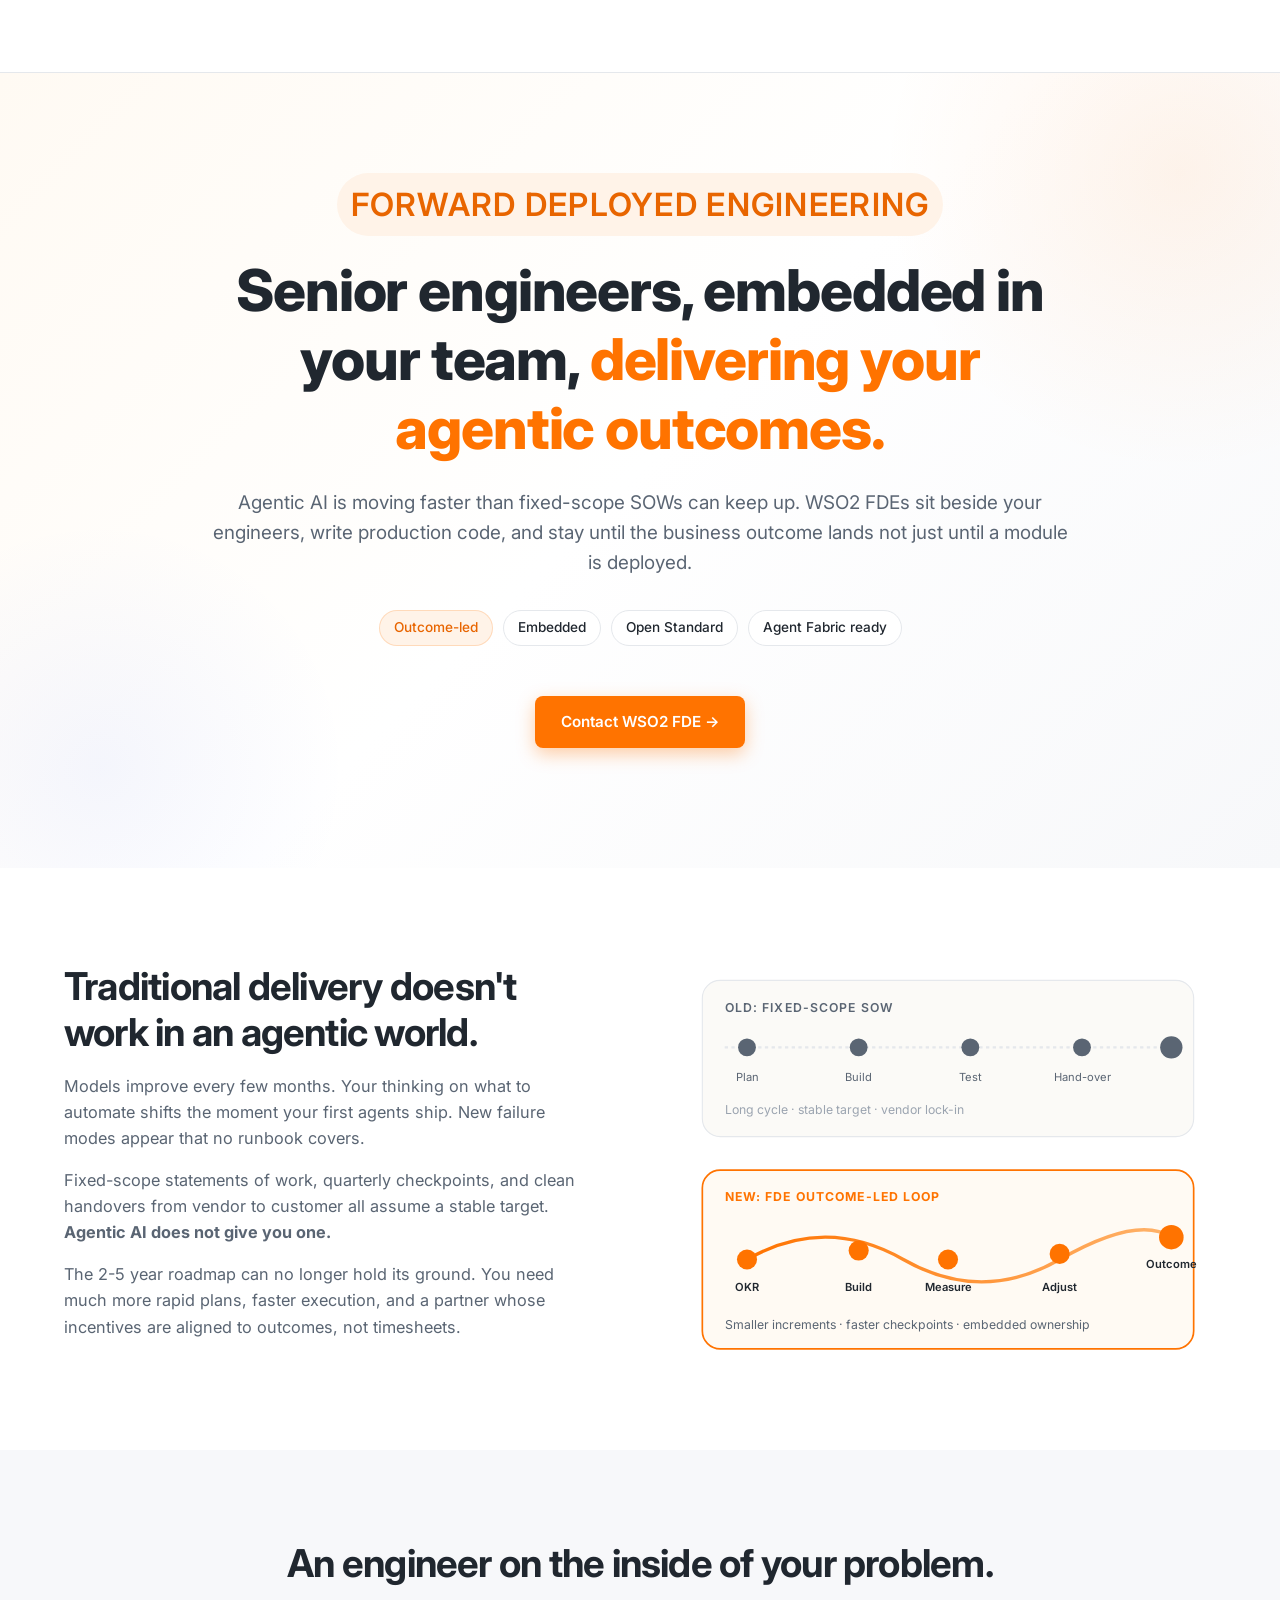
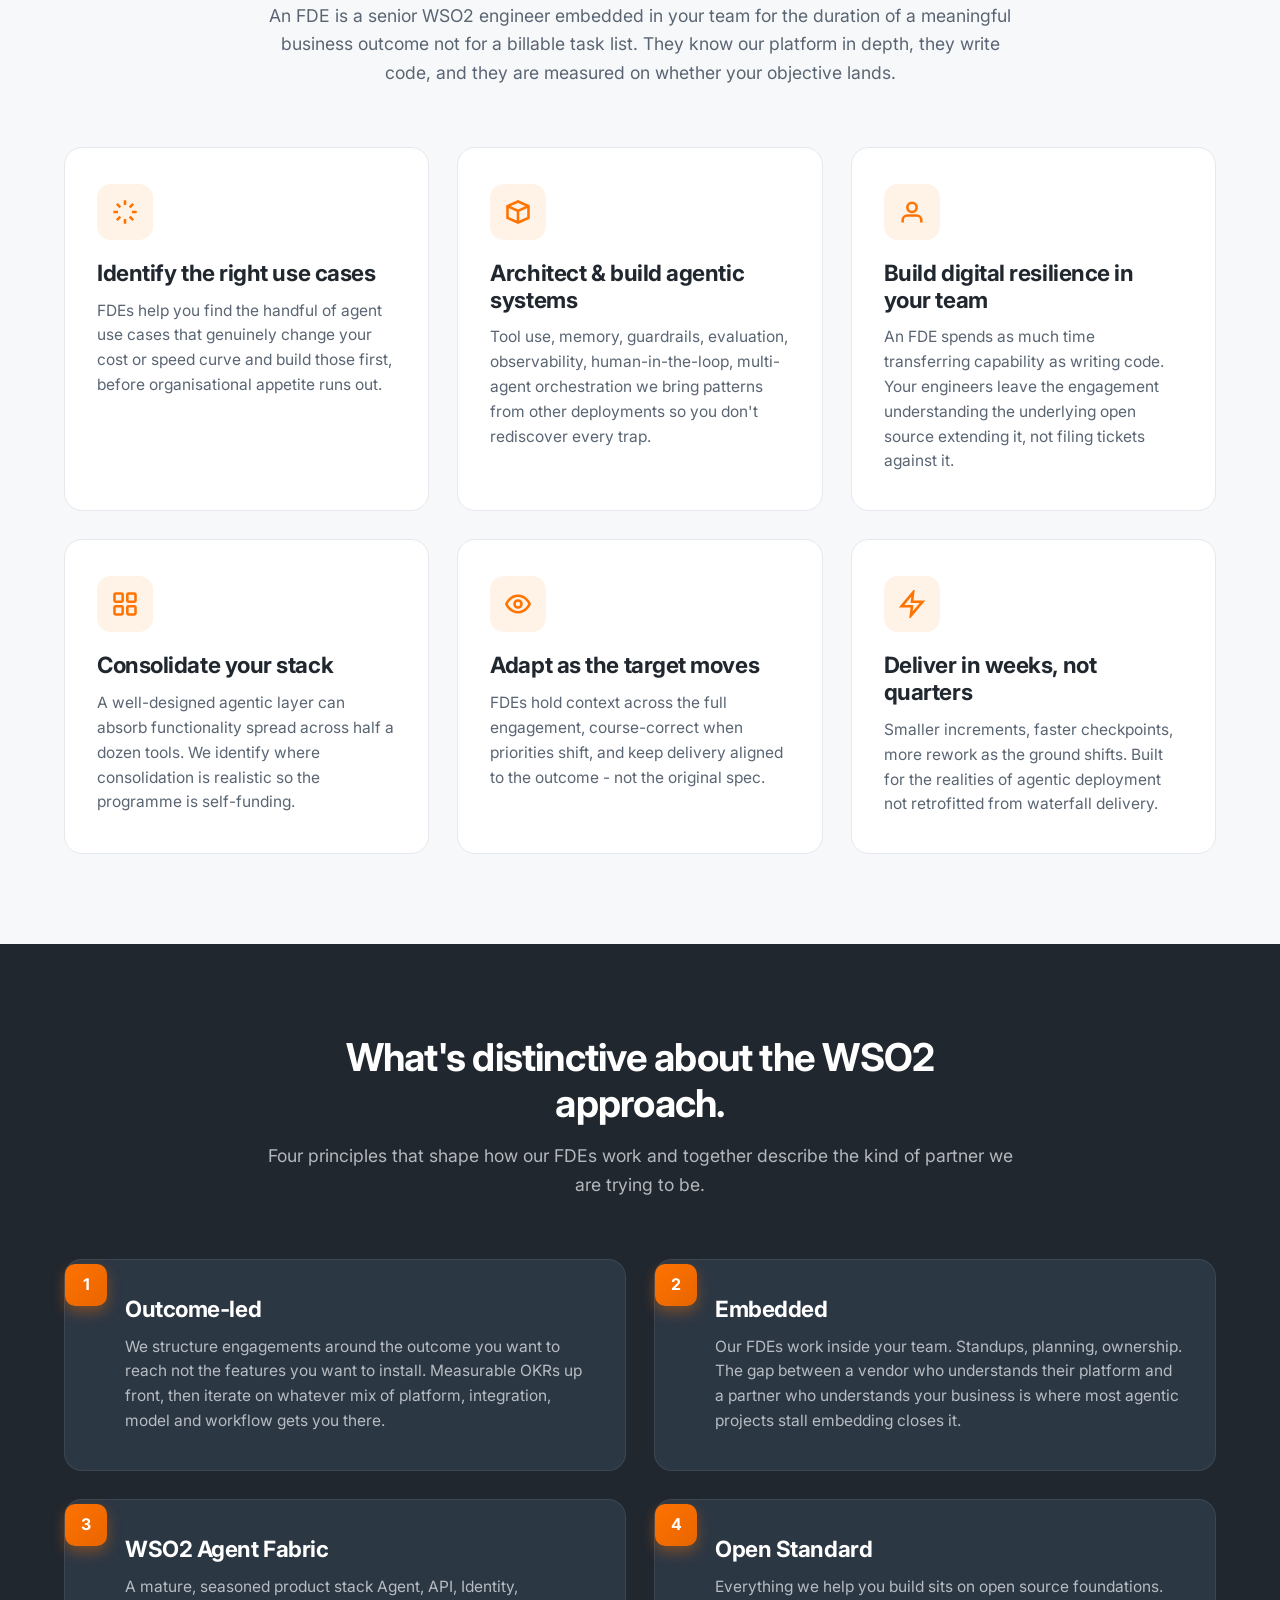
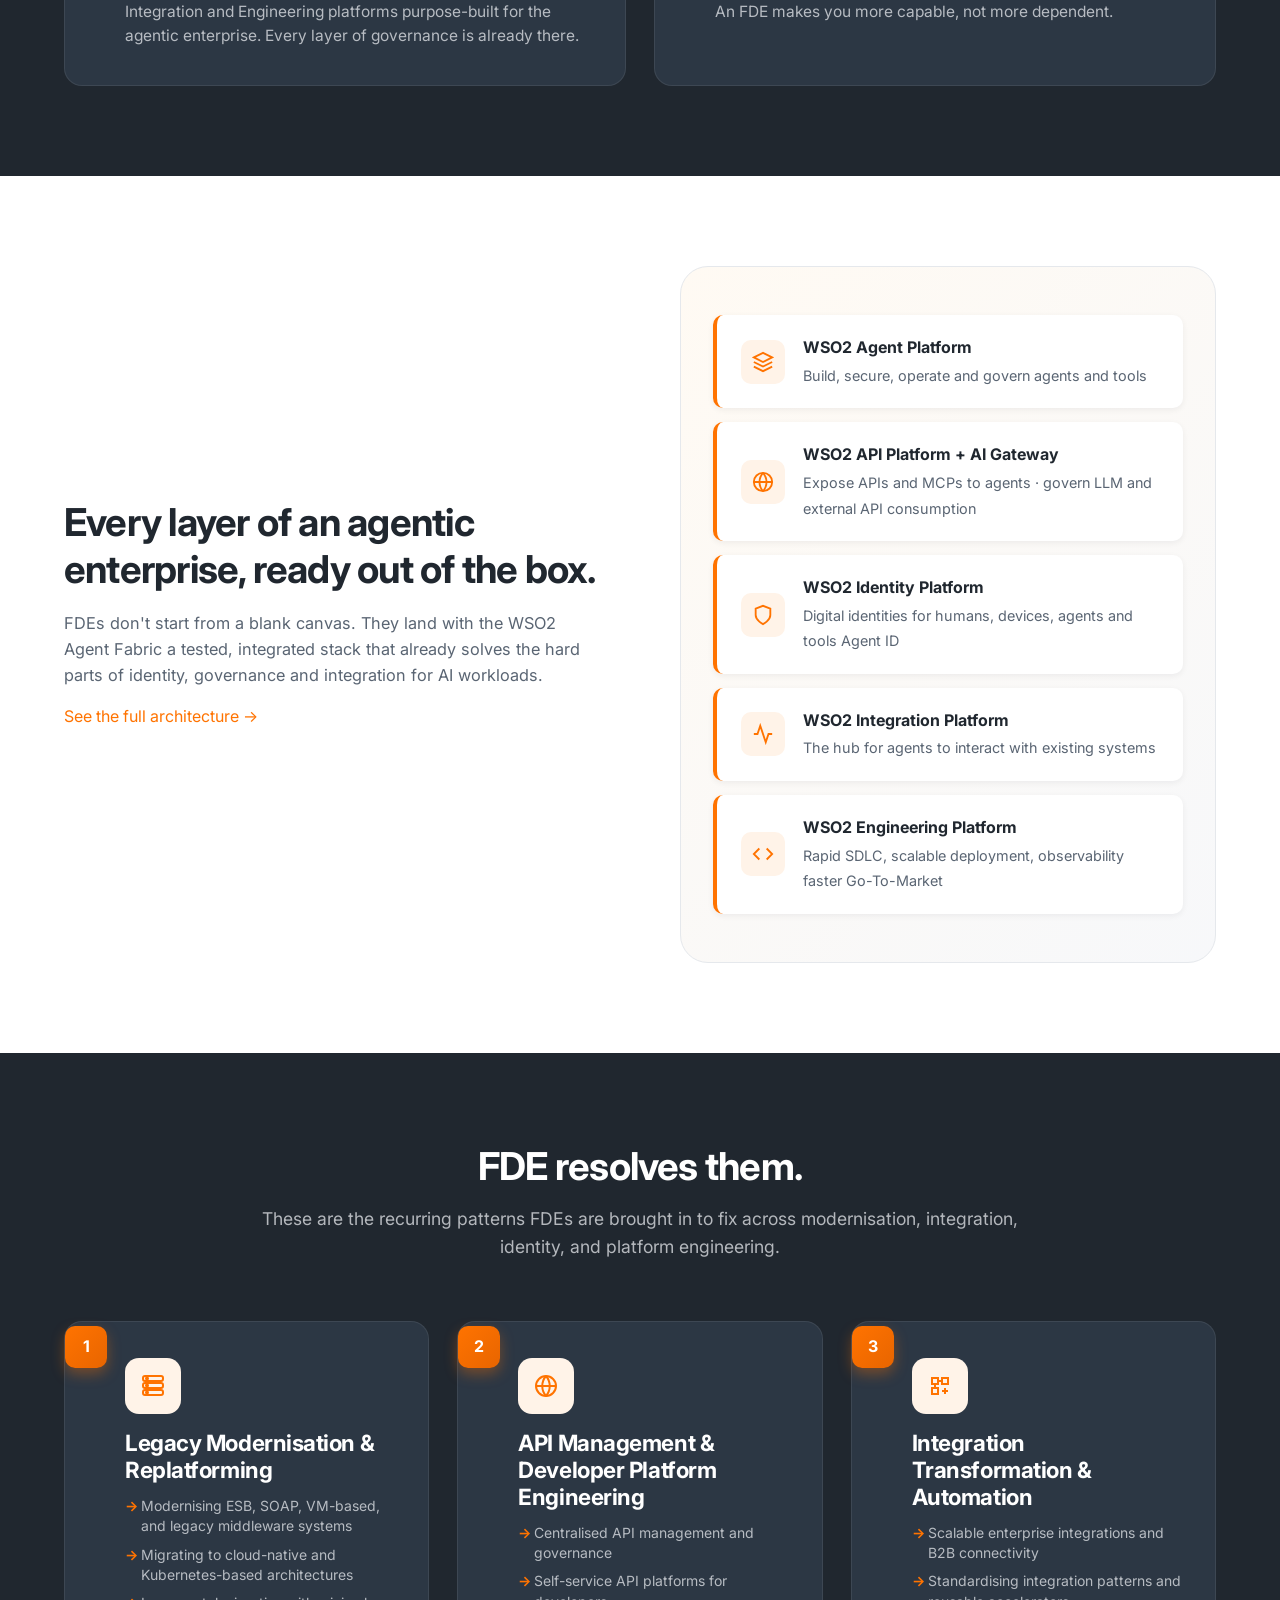
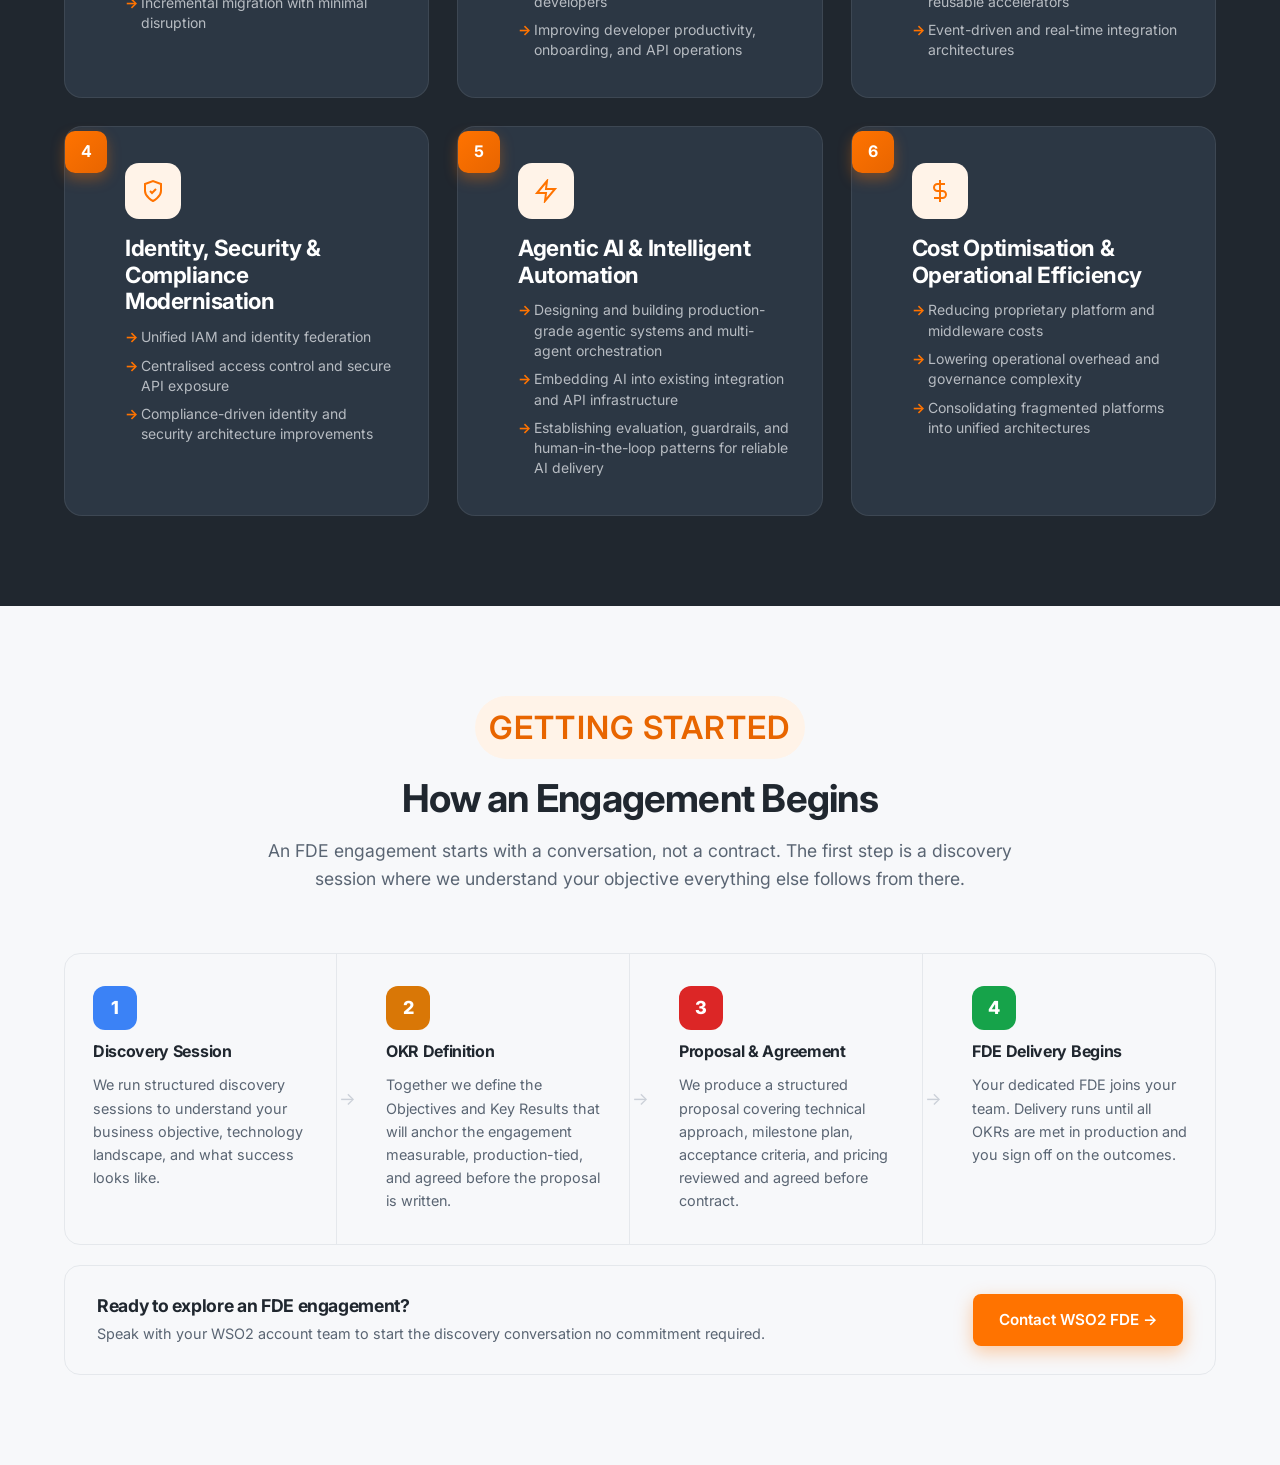
<file: index.html>
<!doctype html>
<html lang="en">
  <head>
    <meta charset="UTF-8" />
    <meta name="viewport" content="width=device-width, initial-scale=1" />
    <title>
      Forward Deployed Engineers | Build Your Agentic Enterprise WSO2
    </title>
    <meta
      name="description"
      content="WSO2 Forward Deployed Engineers (FDE) embed in your team to design, build and deliver agentic enterprise outcomes  from API and integration to identity and AI agents."
    />
    <link rel="preconnect" href="https://fonts.googleapis.com" />
    <link rel="preconnect" href="https://fonts.gstatic.com" crossorigin />
    <link
      href="https://fonts.googleapis.com/css2?family=Inter:wght@300;400;500;600;700;800&display=swap"
      rel="stylesheet"
    />
    <link rel="stylesheet" href="assets/styles.css" />
    <style>
      /* ── Engagement Lifecycle ───────────────────────────── */
      .lc-diagram {
        background: var(--wso2-navy);
        border-radius: 18px;
        overflow: hidden;
        margin-bottom: 24px;
      }
      .lc-diagram-header {
        display: flex;
        align-items: center;
        justify-content: space-between;
        padding: 14px 24px;
        border-bottom: 1px solid rgba(255, 255, 255, 0.08);
      }
      .lc-brand {
        display: flex;
        align-items: center;
        gap: 12px;
      }
      .lc-brand-mark {
        width: 32px;
        height: 32px;
        border-radius: 8px;
        background: var(--wso2-orange);
        color: white;
        font-weight: 800;
        font-size: 11px;
        display: grid;
        place-items: center;
        flex-shrink: 0;
      }
      .lc-brand-title {
        color: white;
        font-weight: 700;
        font-size: 13px;
      }
      .lc-brand-sub {
        color: rgba(255, 255, 255, 0.45);
        font-size: 11px;
      }
      .lc-brand-meta {
        color: rgba(255, 255, 255, 0.35);
        font-size: 11px;
        flex-shrink: 0;
      }

      .lc-cols {
        display: flex;
        align-items: stretch;
        gap: 0;
        padding: 20px;
        overflow-x: auto;
      }
      .lc-col {
        flex: 1;
        min-width: 180px;
        display: flex;
        flex-direction: column;
        gap: 10px;
      }
      .lc-col-sm {
        flex: 0.8;
        min-width: 160px;
      }

      .lc-phase-bar {
        display: flex;
        align-items: center;
        gap: 7px;
        padding: 8px 12px;
        border-radius: 8px;
        color: white;
        font-weight: 700;
        font-size: 10px;
        text-transform: uppercase;
        letter-spacing: 0.05em;
        flex-shrink: 0;
      }
      .lc-stage {
        background: white;
        border-radius: 10px;
        padding: 14px;
        flex: 1;
        display: flex;
        flex-direction: column;
        gap: 5px;
      }
      .lc-stage-n {
        width: 22px;
        height: 22px;
        border-radius: 50%;
        font-weight: 700;
        font-size: 11px;
        display: grid;
        place-items: center;
        flex-shrink: 0;
        margin-bottom: 2px;
      }
      .lc-stage-title {
        font-size: 12px;
        font-weight: 700;
        color: #20272f;
        line-height: 1.35;
      }
      .lc-stage-desc {
        font-size: 11px;
        color: #5a6573;
        line-height: 1.5;
        margin: 0;
        flex: 1;
      }
      .lc-chips {
        display: flex;
        flex-wrap: wrap;
        gap: 4px;
        margin-top: auto;
        padding-top: 8px;
      }
      .lc-chip {
        font-size: 10px;
        font-weight: 600;
        padding: 2px 8px;
        border-radius: 12px;
      }
      .lc-arrow-sep {
        display: flex;
        align-items: center;
        justify-content: center;
        width: 28px;
        flex-shrink: 0;
        margin-top: 36px;
        color: rgba(255, 255, 255, 0.35);
        font-size: 1.1rem;
      }
      .lc-legend {
        display: flex;
        align-items: center;
        flex-wrap: wrap;
        gap: 8px;
        padding: 12px 24px;
        border-top: 1px solid rgba(255, 255, 255, 0.06);
        background: rgba(255, 255, 255, 0.02);
      }
      .lc-legend-label {
        font-size: 10px;
        font-weight: 700;
        letter-spacing: 0.08em;
        color: rgba(255, 255, 255, 0.38);
        text-transform: uppercase;
      }
      .lc-legend-sep {
        flex-basis: 100%;
        height: 0;
        display: none;
      }
      @media (max-width: 700px) {
        .lc-legend-sep {
          display: block;
        }
      }

      /* Phase summary cards */
      .lc-phases-summary {
        display: grid;
        grid-template-columns: repeat(5, 1fr);
        gap: 12px;
        margin-top: 0;
      }
      @media (max-width: 900px) {
        .lc-phases-summary {
          grid-template-columns: repeat(2, 1fr);
        }
      }
      @media (max-width: 480px) {
        .lc-phases-summary {
          grid-template-columns: 1fr;
        }
      }
      .lc-phase-card {
        border-radius: 12px;
        padding: 18px 16px;
      }
      .lc-phase-num {
        font-size: 10px;
        font-weight: 700;
        letter-spacing: 0.08em;
        text-transform: uppercase;
        display: block;
        margin-bottom: 4px;
      }
      .lc-phase-name {
        font-weight: 700;
        font-size: 14px;
        margin-bottom: 4px;
        line-height: 1.3;
      }
      .lc-phase-stages {
        font-size: 12px;
        color: #5a6573;
      }

      /* ── How an Engagement Begins ─────────────────────────── */
      .heb-steps {
        display: flex;
        align-items: stretch;
        border: 1px solid var(--wso2-border);
        border-radius: 16px;
        overflow: hidden;
        margin-bottom: 20px;
      }
      .heb-step {
        flex: 1;
        padding: 32px 28px;
        display: flex;
        flex-direction: column;
        gap: 12px;
        border-right: 1px solid var(--wso2-border);
      }
      .heb-step:last-child {
        border-right: none;
      }
      .heb-num {
        width: 44px;
        height: 44px;
        border-radius: 12px;
        color: white;
        font-weight: 800;
        font-size: 18px;
        display: grid;
        place-items: center;
        flex-shrink: 0;
      }
      .heb-title {
        font-size: 1rem;
        font-weight: 700;
        margin: 0;
        color: var(--wso2-navy);
      }
      .heb-desc {
        font-size: 0.9rem;
        color: var(--wso2-text-muted);
        margin: 0;
        line-height: 1.6;
        flex: 1;
      }
      .heb-arrow {
        display: flex;
        align-items: center;
        padding: 0 2px;
        color: #cbd0d8;
        font-size: 1.1rem;
        flex-shrink: 0;
      }
      .heb-cta {
        display: flex;
        align-items: center;
        justify-content: space-between;
        gap: 24px;
        background: #f7f8fa;
        border: 1px solid var(--wso2-border);
        border-radius: 16px;
        padding: 28px 32px;
        flex-wrap: wrap;
      }
      .heb-cta h3 {
        margin: 0 0 6px;
        font-size: 1.1rem;
      }
      .heb-cta p {
        margin: 0;
        color: var(--wso2-text-muted);
        font-size: 0.9rem;
      }
      @media (max-width: 780px) {
        .heb-steps {
          flex-direction: column;
        }
        .heb-arrow {
          display: none;
        }
        .heb-step {
          border-right: none;
          border-bottom: 1px solid var(--wso2-border);
        }
        .heb-step:last-child {
          border-bottom: none;
        }
      }

      /* ── Engineering Engagements ────────────────────────── */
      .eng-grid {
        display: grid;
        grid-template-columns: repeat(2, 1fr);
        gap: 24px;
      }
      @media (max-width: 900px) {
        .eng-grid {
          grid-template-columns: 1fr;
        }
      }
      .eng-card {
        border: 1px solid var(--wso2-border);
        border-radius: 18px;
        overflow: hidden;
        display: flex;
        flex-direction: column;
      }
      .eng-card-top {
        background: var(--wso2-navy);
        padding: 28px;
      }
      .eng-badge {
        display: inline-flex;
        align-items: center;
        gap: 6px;
        background: rgba(255, 115, 0, 0.18);
        color: #ff7300;
        border-radius: 20px;
        padding: 4px 12px;
        font-size: 0.72rem;
        font-weight: 700;
        letter-spacing: 0.06em;
        text-transform: uppercase;
        margin-bottom: 12px;
      }
      .eng-card-title {
        color: white;
        font-size: 1.1rem;
        font-weight: 700;
        margin: 0 0 8px;
        line-height: 1.35;
      }
      .eng-card-desc {
        color: rgba(255, 255, 255, 0.62);
        font-size: 0.88rem;
        margin: 0;
        line-height: 1.6;
      }
      .eng-body {
        padding: 24px;
        display: grid;
        grid-template-columns: 1fr 1fr;
        gap: 20px;
        flex: 1;
      }
      @media (max-width: 600px) {
        .eng-body {
          grid-template-columns: 1fr;
        }
      }
      .eng-col-label {
        font-size: 0.7rem;
        font-weight: 700;
        text-transform: uppercase;
        letter-spacing: 0.08em;
        margin-bottom: 10px;
      }
      .eng-col-label.resp {
        color: var(--wso2-orange-deep);
      }
      .eng-col-label.out {
        color: #16a34a;
      }
      .eng-list {
        list-style: none;
        padding: 0;
        margin: 0;
        display: flex;
        flex-direction: column;
        gap: 7px;
      }
      .eng-list li {
        font-size: 0.865rem;
        color: var(--wso2-text);
        padding-left: 18px;
        position: relative;
        line-height: 1.45;
      }
      .eng-list.resp li::before {
        content: "→";
        position: absolute;
        left: 0;
        color: var(--wso2-orange);
        font-weight: 700;
      }
      .eng-list.out li::before {
        content: "✓";
        position: absolute;
        left: 0;
        color: #16a34a;
        font-weight: 700;
      }

      /* ── Challenge category cards ───────────────────────── */
      .card-list {
        list-style: none;
        padding: 0;
        margin: 10px 0 0;
        display: flex;
        flex-direction: column;
        gap: 8px;
      }
      .card-list li {
        font-size: 0.875rem;
        color: rgba(229, 232, 236, 0.75);
        padding-left: 16px;
        position: relative;
        line-height: 1.45;
      }
      .card-list li::before {
        content: "→";
        position: absolute;
        left: 0;
        color: var(--wso2-orange);
        font-weight: 700;
      }

      /* ── QSP section ─────────────────────────────────────── */
      .qsp-banner {
        background: var(--wso2-navy);
        border-radius: 20px;
        overflow: hidden;
        display: grid;
        grid-template-columns: 1fr 1fr;
        gap: 0;
      }
      @media (max-width: 860px) {
        .qsp-banner {
          grid-template-columns: 1fr;
        }
      }
      .qsp-left {
        padding: 48px 44px;
      }
      .qsp-right {
        padding: 48px 44px;
        border-left: 1px solid rgba(255, 255, 255, 0.08);
        display: flex;
        flex-direction: column;
        justify-content: center;
        gap: 16px;
      }
      @media (max-width: 860px) {
        .qsp-right {
          border-left: none;
          border-top: 1px solid rgba(255, 255, 255, 0.08);
        }
      }
      .qsp-tag {
        display: inline-flex;
        align-items: center;
        gap: 6px;
        background: rgba(255, 115, 0, 0.18);
        color: #ff7300;
        border-radius: 20px;
        padding: 4px 14px;
        font-size: 0.72rem;
        font-weight: 700;
        letter-spacing: 0.07em;
        text-transform: uppercase;
        margin-bottom: 16px;
      }
      .qsp-left h2 {
        color: white;
        font-size: 1.75rem;
        margin: 0 0 16px;
        line-height: 1.25;
      }
      .qsp-left p {
        color: rgba(255, 255, 255, 0.68);
        font-size: 0.97rem;
        line-height: 1.7;
        margin: 0 0 24px;
      }
      .qsp-note {
        background: rgba(255, 115, 0, 0.12);
        border: 1px solid rgba(255, 115, 0, 0.25);
        border-radius: 10px;
        padding: 14px 18px;
        color: #ffb36b;
        font-size: 0.875rem;
        line-height: 1.55;
      }
      .qsp-note strong {
        color: #ff7300;
      }
      .qsp-phase {
        background: rgba(255, 255, 255, 0.06);
        border: 1px solid rgba(255, 255, 255, 0.1);
        border-radius: 12px;
        padding: 16px 18px;
        display: flex;
        align-items: flex-start;
        gap: 14px;
      }
      .qsp-phase:hover {
        background: rgba(255, 115, 0, 0.1);
        border-color: rgba(255, 115, 0, 0.3);
      }
      .qsp-phase-num {
        width: 32px;
        height: 32px;
        border-radius: 8px;
        flex-shrink: 0;
        background: linear-gradient(
          135deg,
          var(--wso2-orange),
          var(--wso2-orange-deep)
        );
        color: white;
        font-weight: 800;
        font-size: 0.85rem;
        display: grid;
        place-items: center;
        box-shadow: 0 3px 8px rgba(255, 115, 0, 0.3);
      }
      .qsp-phase-title {
        color: white;
        font-weight: 700;
        font-size: 0.9rem;
        margin: 0 0 3px;
      }
      .qsp-phase-desc {
        color: rgba(255, 255, 255, 0.58);
        font-size: 0.82rem;
        line-height: 1.45;
        margin: 0;
      }
      .qsp-arrow {
        text-align: center;
        color: rgba(255, 115, 0, 0.5);
        font-size: 1.2rem;
        line-height: 1;
        margin: -4px 0;
      }
      .qsp-outcome {
        background: linear-gradient(
          135deg,
          rgba(255, 115, 0, 0.15),
          rgba(232, 101, 0, 0.1)
        );
        border: 1px solid rgba(255, 115, 0, 0.3);
        border-radius: 12px;
        padding: 16px 18px;
        display: flex;
        align-items: center;
        gap: 14px;
      }
      .qsp-outcome-icon {
        width: 36px;
        height: 36px;
        border-radius: 10px;
        flex-shrink: 0;
        background: var(--wso2-orange);
        color: white;
        display: grid;
        place-items: center;
      }
      .qsp-outcome-text strong {
        color: #ff7300;
        display: block;
        font-size: 0.9rem;
      }
      .qsp-outcome-text span {
        color: rgba(255, 255, 255, 0.6);
        font-size: 0.8rem;
      }
    </style>
  </head>
  <body>
    <!-- ===== NAV ===== -->
    <header class="nav">
      <div class="nav-inner">
        <button class="nav-toggle" aria-label="Toggle navigation">
          <span></span><span></span><span></span>
        </button>
      </div>
    </header>

    <!-- ===== HERO ===== -->
    <section class="hero">
      <div class="container">
        <div class="hero-grid">
          <div class="reveal">
            <span class="eyebrow">Forward Deployed Engineering</span>
            <h1>Senior engineers, embedded in your team, 
              <span class="accent">delivering your agentic outcomes.</span>
            </h1>
            <p class="hero-lede">
              Agentic AI is moving faster than fixed-scope SOWs can keep up.
              WSO2 FDEs sit beside your engineers, write production code, and
              stay until the business outcome lands not just until a module is
              deployed.
            </p>

            <div class="pill-row mt-32">
              <span class="pill accent">Outcome-led</span>
              <span class="pill">Embedded</span>
              <span class="pill">Open Standard</span>
              <span class="pill">Agent Fabric ready</span>
            </div>
          </div>

          <div class="hero-cta reveal">
            <a
              href="https://wso2.com/contact/?ref=consulting-impulse"
              class="btn btn-primary"
              >Contact WSO2 FDE →</a
            >
          </div>
        </div>
      </div>
    </section>

    <!-- ===== PROBLEM STATEMENT ===== -->
    <section>
      <div class="container">
        <div class="two-col">
          <div class="reveal">
            <h2>Traditional delivery doesn't work in an agentic world.</h2>
            <p>
              Models improve every few months. Your thinking on what to automate
              shifts the moment your first agents ship. New failure modes appear
              that no runbook covers.
            </p>
            <p>
              Fixed-scope statements of work, quarterly checkpoints, and clean
              handovers from vendor to customer all assume a stable target.
              <strong>Agentic AI does not give you one.</strong>
            </p>
            <p>
              The 2-5 year roadmap can no longer hold its ground. You need much
              more rapid plans, faster execution, and a partner whose incentives
              are aligned to outcomes, not timesheets.
            </p>
          </div>
          <div class="reveal">
            <svg
              viewBox="0 0 480 360"
              xmlns="http://www.w3.org/2000/svg"
              style="width: 100%; height: auto"
            >
              <defs>
                <linearGradient id="og2" x1="0" y1="0" x2="1" y2="0">
                  <stop offset="0%" stop-color="#FF7300" />
                  <stop offset="100%" stop-color="#FFB36B" />
                </linearGradient>
              </defs>
              <!-- Old way -->
              <rect
                x="20"
                y="20"
                width="440"
                height="140"
                rx="16"
                fill="#FBFAF7"
                stroke="#E5E8EC"
              />
              <text
                x="40"
                y="48"
                fill="#5A6573"
                font-family="Inter"
                font-weight="600"
                font-size="11"
                letter-spacing="1"
              >
                OLD: FIXED-SCOPE SOW
              </text>
              <line
                x1="40"
                y1="80"
                x2="440"
                y2="80"
                stroke="#E5E8EC"
                stroke-width="2"
                stroke-dasharray="3 3"
              />
              <circle cx="60" cy="80" r="8" fill="#5A6573" />
              <circle cx="160" cy="80" r="8" fill="#5A6573" />
              <circle cx="260" cy="80" r="8" fill="#5A6573" />
              <circle cx="360" cy="80" r="8" fill="#5A6573" />
              <circle cx="440" cy="80" r="10" fill="#5A6573" />
              <text
                x="60"
                y="110"
                text-anchor="middle"
                fill="#5A6573"
                font-family="Inter"
                font-size="10"
              >
                Plan
              </text>
              <text
                x="160"
                y="110"
                text-anchor="middle"
                fill="#5A6573"
                font-family="Inter"
                font-size="10"
              >
                Build
              </text>
              <text
                x="260"
                y="110"
                text-anchor="middle"
                fill="#5A6573"
                font-family="Inter"
                font-size="10"
              >
                Test
              </text>
              <text
                x="360"
                y="110"
                text-anchor="middle"
                fill="#5A6573"
                font-family="Inter"
                font-size="10"
              >
                Hand-over
              </text>
              <text
                x="40"
                y="140"
                fill="#9BA4B0"
                font-family="Inter"
                font-size="11"
              >
                Long cycle · stable target · vendor lock-in
              </text>

              <!-- New way -->
              <rect
                x="20"
                y="190"
                width="440"
                height="160"
                rx="16"
                fill="#FFFAF3"
                stroke="#FF7300"
                stroke-width="1.5"
              />
              <text
                x="40"
                y="218"
                fill="#FF7300"
                font-family="Inter"
                font-weight="700"
                font-size="11"
                letter-spacing="1"
              >
                NEW: FDE OUTCOME-LED LOOP
              </text>
              <path
                d="M 60 270 Q 130 230 200 270 T 340 270 T 440 250"
                fill="none"
                stroke="url(#og2)"
                stroke-width="3"
              />
              <circle cx="60" cy="270" r="9" fill="#FF7300" />
              <circle cx="160" cy="262" r="9" fill="#FF7300" />
              <circle cx="240" cy="270" r="9" fill="#FF7300" />
              <circle cx="340" cy="265" r="9" fill="#FF7300" />
              <circle cx="440" cy="250" r="11" fill="#FF7300" />
              <text
                x="60"
                y="298"
                text-anchor="middle"
                fill="#20272F"
                font-family="Inter"
                font-size="10"
                font-weight="600"
              >
                OKR
              </text>
              <text
                x="160"
                y="298"
                text-anchor="middle"
                fill="#20272F"
                font-family="Inter"
                font-size="10"
                font-weight="600"
              >
                Build
              </text>
              <text
                x="240"
                y="298"
                text-anchor="middle"
                fill="#20272F"
                font-family="Inter"
                font-size="10"
                font-weight="600"
              >
                Measure
              </text>
              <text
                x="340"
                y="298"
                text-anchor="middle"
                fill="#20272F"
                font-family="Inter"
                font-size="10"
                font-weight="600"
              >
                Adjust
              </text>
              <text
                x="440"
                y="278"
                text-anchor="middle"
                fill="#20272F"
                font-family="Inter"
                font-size="10"
                font-weight="600"
              >
                Outcome
              </text>
              <text
                x="40"
                y="332"
                fill="#5A6573"
                font-family="Inter"
                font-size="11"
              >
                Smaller increments · faster checkpoints · embedded ownership
              </text>
            </svg>
          </div>
        </div>
      </div>
    </section>

    <!-- ===== WHAT WE DO ===== -->
    <section class="section-soft">
      <div class="container">
        <div class="section-head reveal">
          <h2>An engineer on the inside of your problem.</h2>
          <p>
            An FDE is a senior WSO2 engineer embedded in your team for the
            duration of a meaningful business outcome not for a billable task
            list. They know our platform in depth, they write code, and they are
            measured on whether your objective lands.
          </p>
        </div>

        <div class="grid-3">
          <div class="card reveal">
            <div class="icon">
              <svg
                width="28"
                height="28"
                viewBox="0 0 24 24"
                fill="none"
                stroke="currentColor"
                stroke-width="2.2"
              >
                <path
                  d="M12 2v4M12 18v4M2 12h4M18 12h4M5 5l3 3M16 16l3 3M5 19l3-3M16 8l3-3"
                />
              </svg>
            </div>
            <h3>Identify the right use cases</h3>
            <p>
              FDEs help you find the handful of agent use cases that genuinely
              change your cost or speed curve and build those first, before
              organisational appetite runs out.
            </p>
          </div>
          <div class="card reveal">
            <div class="icon">
              <svg
                width="28"
                height="28"
                viewBox="0 0 24 24"
                fill="none"
                stroke="currentColor"
                stroke-width="2.2"
              >
                <path d="M3 7l9-4 9 4v10l-9 4-9-4V7z M3 7l9 4 9-4 M12 11v10" />
              </svg>
            </div>
            <h3>Architect & build agentic systems</h3>
            <p>
              Tool use, memory, guardrails, evaluation, observability,
              human-in-the-loop, multi-agent orchestration we bring patterns
              from other deployments so you don't rediscover every trap.
            </p>
          </div>
          <div class="card reveal">
            <div class="icon">
              <svg
                width="28"
                height="28"
                viewBox="0 0 24 24"
                fill="none"
                stroke="currentColor"
                stroke-width="2.2"
              >
                <circle cx="12" cy="8" r="4" />
                <path d="M4 21v-2a4 4 0 014-4h8a4 4 0 014 4v2" />
              </svg>
            </div>
            <h3>Build digital resilience in your team</h3>
            <p>
              An FDE spends as much time transferring capability as writing
              code. Your engineers leave the engagement understanding the
              underlying open source extending it, not filing tickets against
              it.
            </p>
          </div>
          <div class="card reveal">
            <div class="icon">
              <svg
                width="28"
                height="28"
                viewBox="0 0 24 24"
                fill="none"
                stroke="currentColor"
                stroke-width="2.2"
              >
                <rect x="3" y="3" width="7" height="7" rx="1" />
                <rect x="14" y="3" width="7" height="7" rx="1" />
                <rect x="3" y="14" width="7" height="7" rx="1" />
                <rect x="14" y="14" width="7" height="7" rx="1" />
              </svg>
            </div>
            <h3>Consolidate your stack</h3>
            <p>
              A well-designed agentic layer can absorb functionality spread
              across half a dozen tools. We identify where consolidation is
              realistic so the programme is self-funding.
            </p>
          </div>
          <div class="card reveal">
            <div class="icon">
              <svg
                width="28"
                height="28"
                viewBox="0 0 24 24"
                fill="none"
                stroke="currentColor"
                stroke-width="2.2"
              >
                <path d="M2 12s3-7 10-7 10 7 10 7-3 7-10 7-10-7-10-7z" />
                <circle cx="12" cy="12" r="3" />
              </svg>
            </div>
            <h3>Adapt as the target moves</h3>
            <p>
              FDEs hold context across the full engagement, course-correct when priorities
              shift, and keep delivery aligned to the outcome - not the original
              spec.
            </p>
          </div>
          <div class="card reveal">
            <div class="icon">
              <svg
                width="28"
                height="28"
                viewBox="0 0 24 24"
                fill="none"
                stroke="currentColor"
                stroke-width="2.2"
              >
                <polygon points="13 2 3 14 12 14 11 22 21 10 12 10 13 2" />
              </svg>
            </div>
            <h3>Deliver in weeks, not quarters</h3>
            <p>
              Smaller increments, faster checkpoints, more rework as the ground
              shifts. Built for the realities of agentic deployment not
              retrofitted from waterfall delivery.
            </p>
          </div>
        </div>
      </div>
    </section>

    <!-- ===== FOUR PILLARS ===== -->
    <section class="section-dark">
      <div class="container">
        <div class="section-head reveal">
          <h2>What's distinctive about the WSO2 approach.</h2>
          <p>
            Four principles that shape how our FDEs work and together describe
            the kind of partner we are trying to be.
          </p>
        </div>

        <div class="grid-2">
          <div class="card pillar reveal">
            <span class="num">1</span>
            <h3>Outcome-led</h3>
            <p>
              We structure engagements around the outcome you want to reach not
              the features you want to install. Measurable OKRs up front, then
              iterate on whatever mix of platform, integration, model and
              workflow gets you there.
            </p>
          </div>
          <div class="card pillar reveal">
            <span class="num">2</span>
            <h3>Embedded</h3>
            <p>
              Our FDEs work inside your team. Standups, planning, ownership. The
              gap between a vendor who understands their platform and a partner
              who understands your business is where most agentic projects stall
              embedding closes it.
            </p>
          </div>
          <div class="card pillar reveal">
            <span class="num">3</span>
            <h3>WSO2 Agent Fabric</h3>
            <p>
              A mature, seasoned product stack Agent, API, Identity, Integration
              and Engineering platforms purpose-built for the agentic
              enterprise. Every layer of governance is already there.
            </p>
          </div>
          <div class="card pillar reveal">
            <span class="num">4</span>
            <h3>Open Standard</h3>
            <p>
              Everything we help you build sits on open source foundations. An
              FDE makes you more capable, not more dependent.
            </p>
          </div>
        </div>
      </div>
    </section>

    <!-- ===== AGENT FABRIC DIAGRAM ===== -->
    <section>
      <div class="container">
        <div class="two-col">
          <div class="reveal">
            <h2>Every layer of an agentic enterprise, ready out of the box.</h2>
            <p>
              FDEs don't start from a blank canvas. They land with the WSO2
              Agent Fabric a tested, integrated stack that already solves the
              hard parts of identity, governance and integration for AI
              workloads.
            </p>
            <a
              href="https://wso2.com/library/blogs/agentic-enterprise-with-wso2/"
              class="btn-ghost mt-32"
              >See the full architecture →</a
            >
          </div>
          <div class="arch-diagram reveal">
            <div class="arch-stack">
              <div class="arch-row">
                <div class="ico">
                  <svg
                    width="22"
                    height="22"
                    viewBox="0 0 24 24"
                    fill="none"
                    stroke="currentColor"
                    stroke-width="2"
                  >
                    <path
                      d="M12 2L2 7l10 5 10-5-10-5z M2 17l10 5 10-5 M2 12l10 5 10-5"
                    />
                  </svg>
                </div>
                <div class="meta">
                  <strong>WSO2 Agent Platform</strong
                  ><span
                    >Build, secure, operate and govern agents and tools</span
                  >
                </div>
              </div>
              <div class="arch-row">
                <div class="ico">
                  <svg
                    width="22"
                    height="22"
                    viewBox="0 0 24 24"
                    fill="none"
                    stroke="currentColor"
                    stroke-width="2"
                  >
                    <circle cx="12" cy="12" r="10" />
                    <path
                      d="M2 12h20 M12 2a15 15 0 010 20 M12 2a15 15 0 000 20"
                    />
                  </svg>
                </div>
                <div class="meta">
                  <strong>WSO2 API Platform + AI Gateway</strong
                  ><span
                    >Expose APIs and MCPs to agents · govern LLM and external
                    API consumption</span
                  >
                </div>
              </div>
              <div class="arch-row">
                <div class="ico">
                  <svg
                    width="22"
                    height="22"
                    viewBox="0 0 24 24"
                    fill="none"
                    stroke="currentColor"
                    stroke-width="2"
                  >
                    <path d="M12 22s8-4 8-10V5l-8-3-8 3v7c0 6 8 10 8 10z" />
                  </svg>
                </div>
                <div class="meta">
                  <strong>WSO2 Identity Platform</strong
                  ><span
                    >Digital identities for humans, devices, agents and tools
                    Agent ID</span
                  >
                </div>
              </div>
              <div class="arch-row">
                <div class="ico">
                  <svg
                    width="22"
                    height="22"
                    viewBox="0 0 24 24"
                    fill="none"
                    stroke="currentColor"
                    stroke-width="2"
                  >
                    <path d="M22 12h-4l-3 9L9 3l-3 9H2" />
                  </svg>
                </div>
                <div class="meta">
                  <strong>WSO2 Integration Platform</strong
                  ><span
                    >The hub for agents to interact with existing systems</span
                  >
                </div>
              </div>
              <div class="arch-row">
                <div class="ico">
                  <svg
                    width="22"
                    height="22"
                    viewBox="0 0 24 24"
                    fill="none"
                    stroke="currentColor"
                    stroke-width="2"
                  >
                    <polyline points="16 18 22 12 16 6" />
                    <polyline points="8 6 2 12 8 18" />
                  </svg>
                </div>
                <div class="meta">
                  <strong>WSO2 Engineering Platform</strong
                  ><span
                    >Rapid SDLC, scalable deployment, observability faster
                    Go-To-Market</span
                  >
                </div>
              </div>
            </div>
          </div>
        </div>
      </div>
    </section>

    <!-- ===== CUSTOMER CHALLENGES ===== -->
    <section class="section-dark">
      <div class="container">
        <div class="section-head reveal">
          <h2>FDE resolves them.</h2>
          <p>
            These are the recurring patterns FDEs are brought in to fix across
            modernisation, integration, identity, and platform engineering.
          </p>
        </div>

        <div class="grid-3 reveal">
          <div class="card pillar">
            <span class="num">1</span>
            <div class="icon" style="margin-bottom: 16px">
              <svg
                width="24"
                height="24"
                viewBox="0 0 24 24"
                fill="none"
                stroke="currentColor"
                stroke-width="2"
              >
                <rect x="2" y="2" width="20" height="5" rx="2" />
                <rect x="2" y="9" width="20" height="5" rx="2" />
                <rect x="2" y="16" width="20" height="5" rx="2" />
                <circle cx="6" cy="4.5" r="1" fill="currentColor" />
                <circle cx="6" cy="11.5" r="1" fill="currentColor" />
                <circle cx="6" cy="18.5" r="1" fill="currentColor" />
              </svg>
            </div>
            <h3>Legacy Modernisation &amp; Replatforming</h3>
            <ul class="card-list">
              <li>
                Modernising ESB, SOAP, VM-based, and legacy middleware systems
              </li>
              <li>
                Migrating to cloud-native and Kubernetes-based architectures
              </li>
              <li>Incremental migration with minimal disruption</li>
            </ul>
          </div>

          <div class="card pillar">
            <span class="num">2</span>
            <div class="icon" style="margin-bottom: 16px">
              <svg
                width="24"
                height="24"
                viewBox="0 0 24 24"
                fill="none"
                stroke="currentColor"
                stroke-width="2"
              >
                <circle cx="12" cy="12" r="10" />
                <path
                  d="M2 12h20M12 2a15.3 15.3 0 010 20M12 2a15.3 15.3 0 000 20"
                />
              </svg>
            </div>
            <h3>API Management &amp; Developer Platform Engineering</h3>
            <ul class="card-list">
              <li>Centralised API management and governance</li>
              <li>Self-service API platforms for developers</li>
              <li>
                Improving developer productivity, onboarding, and API operations
              </li>
            </ul>
          </div>

          <div class="card pillar">
            <span class="num">3</span>
            <div class="icon" style="margin-bottom: 16px">
              <svg
                width="24"
                height="24"
                viewBox="0 0 24 24"
                fill="none"
                stroke="currentColor"
                stroke-width="2"
              >
                <path
                  d="M4 4h6v6H4z M14 4h6v6h-6z M4 14h6v6H4z M20 17h-6M17 14v6"
                />
                <path d="M10 7h4M7 10v4" />
              </svg>
            </div>
            <h3>Integration Transformation &amp; Automation</h3>
            <ul class="card-list">
              <li>Scalable enterprise integrations and B2B connectivity</li>
              <li>
                Standardising integration patterns and reusable accelerators
              </li>
              <li>Event-driven and real-time integration architectures</li>
            </ul>
          </div>

          <div class="card pillar">
            <span class="num">4</span>
            <div class="icon" style="margin-bottom: 16px">
              <svg
                width="24"
                height="24"
                viewBox="0 0 24 24"
                fill="none"
                stroke="currentColor"
                stroke-width="2"
              >
                <path d="M12 22s8-4 8-10V5l-8-3-8 3v7c0 6 8 10 8 10z" />
                <path d="M9 12l2 2 4-4" />
              </svg>
            </div>
            <h3>Identity, Security &amp; Compliance Modernisation</h3>
            <ul class="card-list">
              <li>Unified IAM and identity federation</li>
              <li>Centralised access control and secure API exposure</li>
              <li>
                Compliance-driven identity and security architecture
                improvements
              </li>
            </ul>
          </div>

          <div class="card pillar">
            <span class="num">5</span>
            <div class="icon" style="margin-bottom: 16px">
              <svg
                width="24"
                height="24"
                viewBox="0 0 24 24"
                fill="none"
                stroke="currentColor"
                stroke-width="2"
              >
                <polygon points="13 2 3 14 12 14 11 22 21 10 12 10 13 2" />
              </svg>
            </div>
            <h3>Agentic AI &amp; Intelligent Automation</h3>
            <ul class="card-list">
              <li>
                Designing and building production-grade agentic systems and
                multi-agent orchestration
              </li>
              <li>
                Embedding AI into existing integration and API infrastructure
              </li>
              <li>
                Establishing evaluation, guardrails, and human-in-the-loop
                patterns for reliable AI delivery
              </li>
            </ul>
          </div>

          <div class="card pillar">
            <span class="num">6</span>
            <div class="icon" style="margin-bottom: 16px">
              <svg
                width="24"
                height="24"
                viewBox="0 0 24 24"
                fill="none"
                stroke="currentColor"
                stroke-width="2"
              >
                <line x1="12" y1="1" x2="12" y2="23" />
                <path d="M17 5H9.5a3.5 3.5 0 000 7h5a3.5 3.5 0 010 7H6" />
              </svg>
            </div>
            <h3>Cost Optimisation &amp; Operational Efficiency</h3>
            <ul class="card-list">
              <li>Reducing proprietary platform and middleware costs</li>
              <li>Lowering operational overhead and governance complexity</li>
              <li>
                Consolidating fragmented platforms into unified architectures
              </li>
            </ul>
          </div>
        </div>
      </div>
    </section>

    <!-- ===== HOW AN ENGAGEMENT BEGINS ===== -->
    <section class="section-soft">
      <div class="container">
        <div class="section-head reveal">
          <span class="eyebrow">Getting started</span>
          <h2>How an Engagement Begins</h2>
          <p>
            An FDE engagement starts with a conversation, not a contract. The
            first step is a discovery session where we understand your objective
            everything else follows from there.
          </p>
        </div>

        <div class="heb-steps reveal">
          <div class="heb-step">
            <div class="heb-num" style="background: #3b82f6">1</div>
            <h3 class="heb-title">Discovery Session</h3>
            <p class="heb-desc">
              We run structured discovery sessions to understand your business
              objective, technology landscape, and what success looks like.
            </p>
          </div>
          <div class="heb-arrow">→</div>
          <div class="heb-step">
            <div class="heb-num" style="background: #d97706">2</div>
            <h3 class="heb-title">OKR Definition</h3>
            <p class="heb-desc">
              Together we define the Objectives and Key Results that will anchor
              the engagement measurable, production-tied, and agreed before the
              proposal is written.
            </p>
          </div>
          <div class="heb-arrow">→</div>
          <div class="heb-step">
            <div class="heb-num" style="background: #dc2626">3</div>
            <h3 class="heb-title">Proposal &amp; Agreement</h3>
            <p class="heb-desc">
              We produce a structured proposal covering technical approach,
              milestone plan, acceptance criteria, and pricing reviewed and
              agreed before contract.
            </p>
          </div>
          <div class="heb-arrow">→</div>
          <div class="heb-step">
            <div class="heb-num" style="background: #16a34a">4</div>
            <h3 class="heb-title">FDE Delivery Begins</h3>
            <p class="heb-desc">
              Your dedicated FDE joins your team. Delivery runs until all OKRs
              are met in production and you sign off on the outcomes.
            </p>
          </div>
        </div>

        <div class="heb-cta reveal">
          <div>
            <h3>Ready to explore an FDE engagement?</h3>
            <p>
              Speak with your WSO2 account team to start the discovery
              conversation no commitment required.
            </p>
          </div>
          <a
            href="https://wso2.com/contact/?ref=consulting-impulse"
            class="btn btn-primary"
            >Contact WSO2 FDE →</a
          >
        </div>
      </div>
    </section>

    <script src="assets/script.js"></script>
  </body>
</html>
</file>
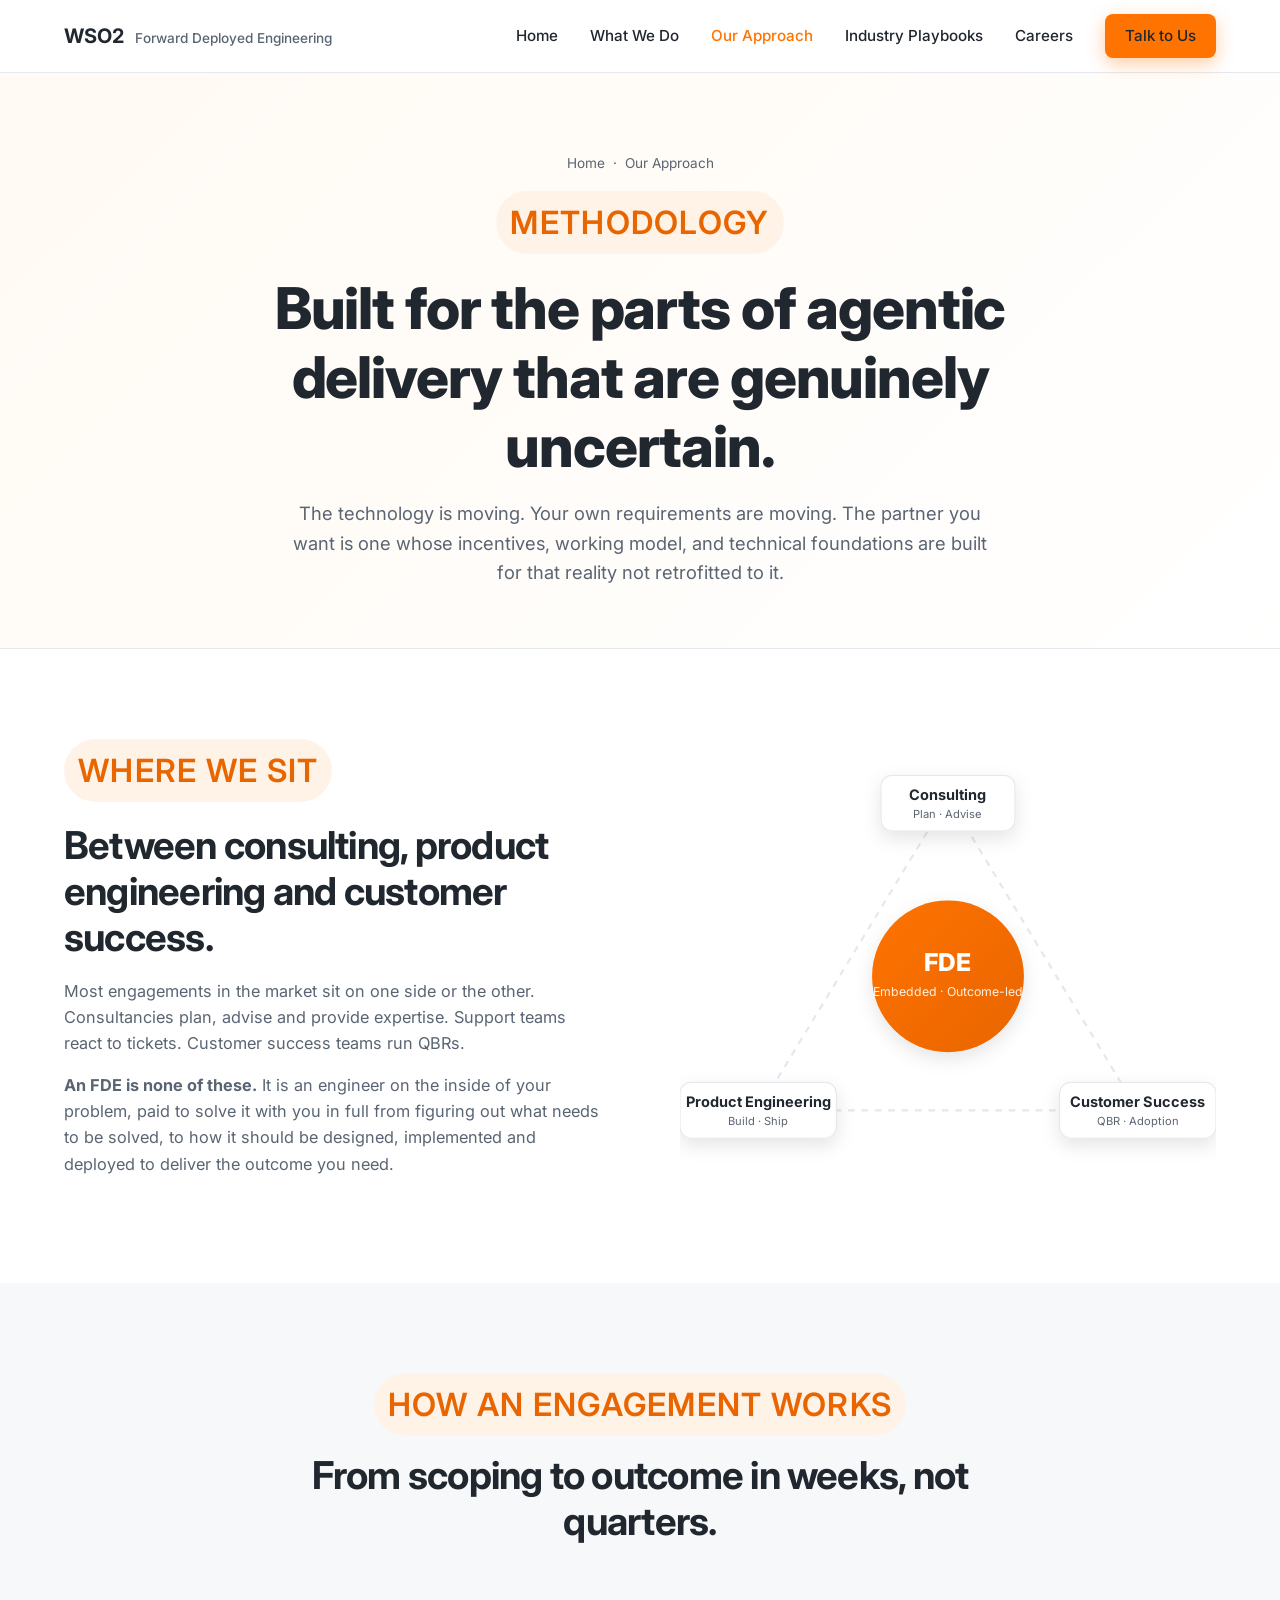
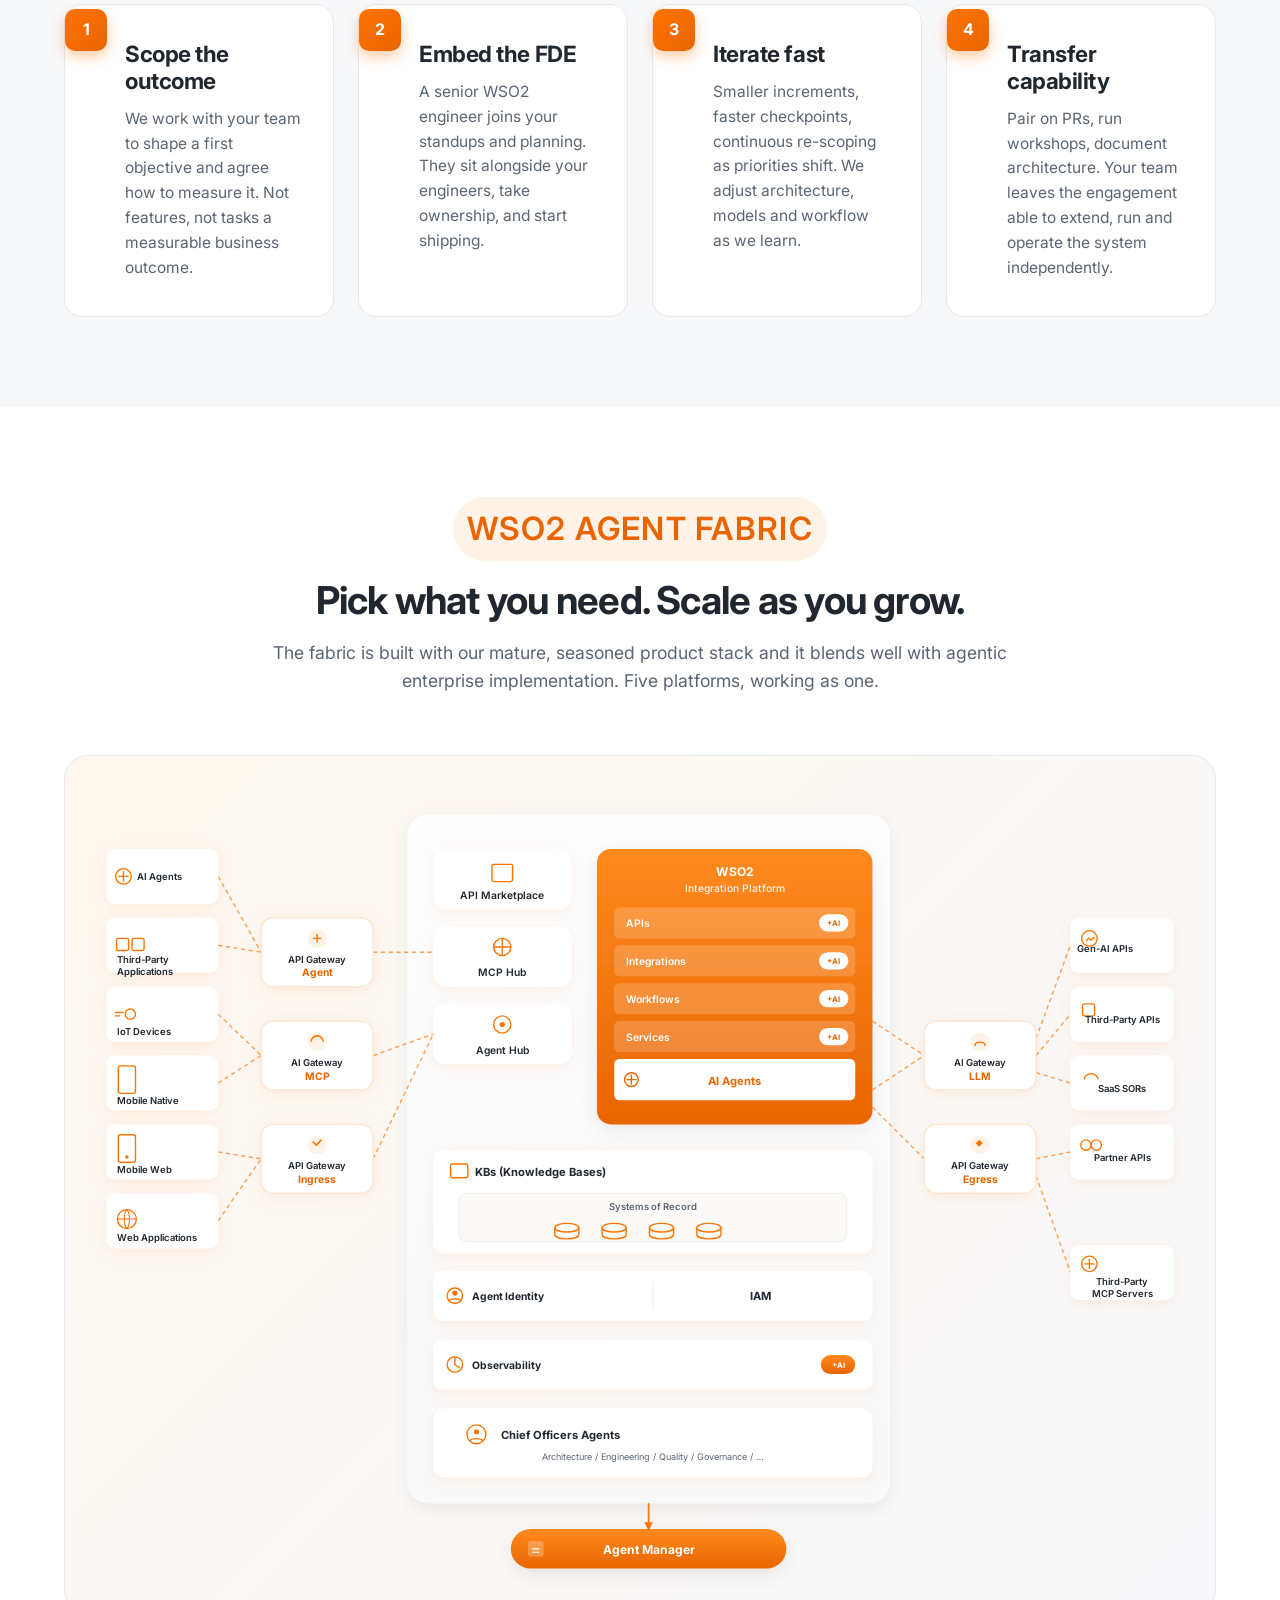
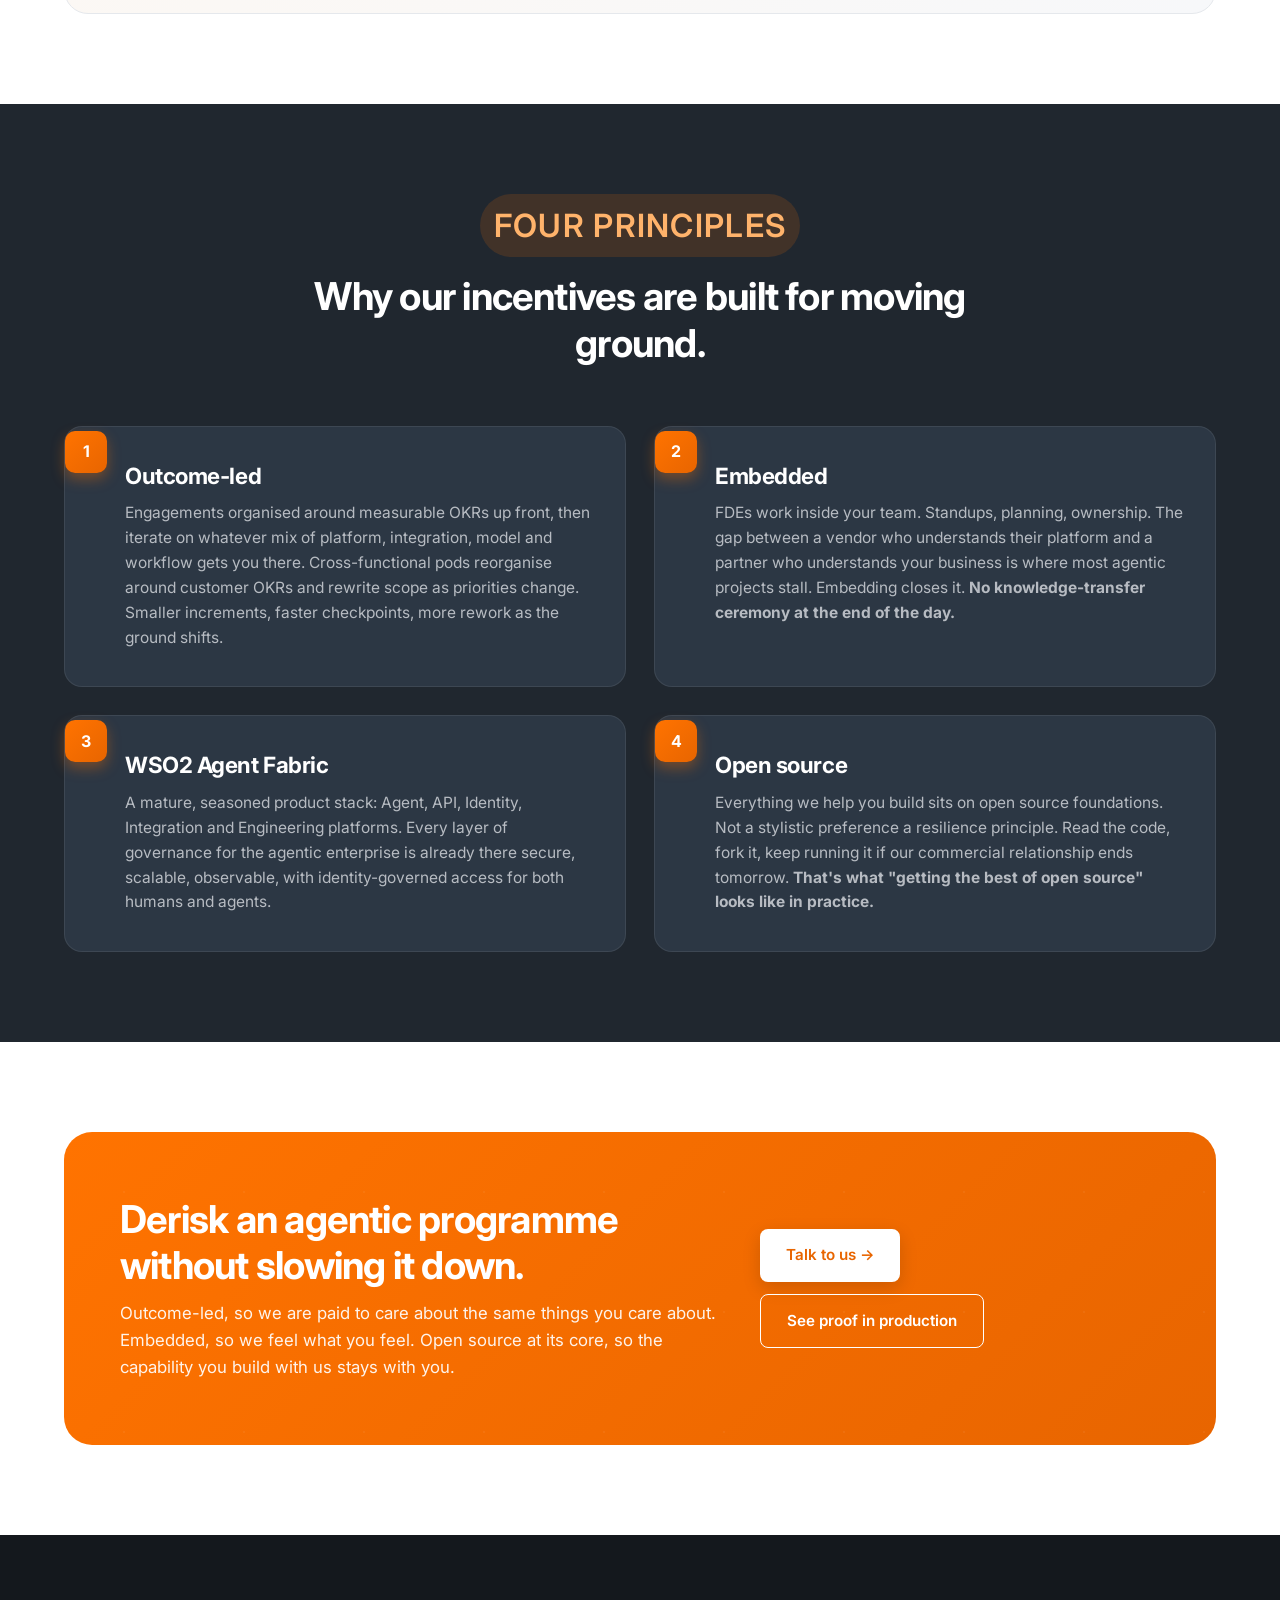
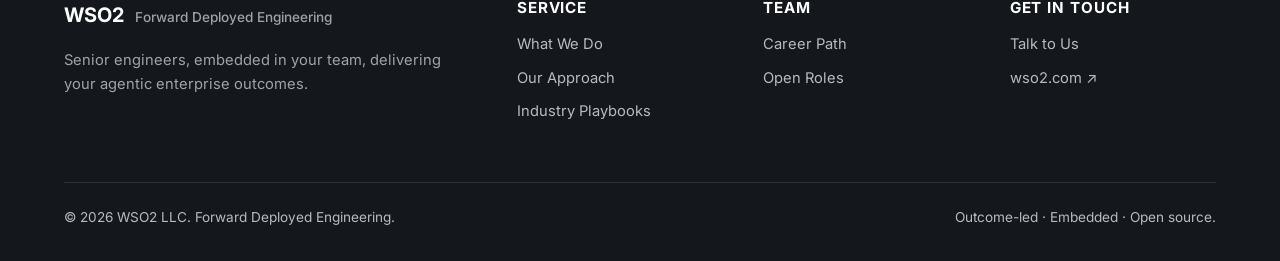
<file: approach.html>
<!doctype html>
<html lang="en">
  <head>
    <meta charset="UTF-8" />
    <meta name="viewport" content="width=device-width, initial-scale=1" />
    <title>Our Approach | Methodology & Agent Fabric WSO2 FDE</title>
    <meta
      name="description"
      content="The WSO2 FDE methodology: outcome-led, embedded, open-source delivery on the WSO2 Agent Fabric  purpose-built for the agentic enterprise."
    />
    <link rel="preconnect" href="https://fonts.googleapis.com" />
    <link
      href="https://fonts.googleapis.com/css2?family=Inter:wght@300;400;500;600;700;800&display=swap"
      rel="stylesheet"
    />
    <link rel="stylesheet" href="assets/styles.css" />
    <style>
      /* ── Engagement Lifecycle ───────────────────────────── */
      .lc-diagram {
        background: var(--wso2-navy);
        border-radius: 18px;
        overflow: hidden;
        margin-bottom: 24px;
      }
      .lc-diagram-header {
        display: flex;
        align-items: center;
        justify-content: space-between;
        padding: 14px 24px;
        border-bottom: 1px solid rgba(255, 255, 255, 0.08);
      }
      .lc-brand {
        display: flex;
        align-items: center;
        gap: 12px;
      }
      .lc-brand-mark {
        width: 32px;
        height: 32px;
        border-radius: 8px;
        background: var(--wso2-orange);
        color: white;
        font-weight: 800;
        font-size: 11px;
        display: grid;
        place-items: center;
        flex-shrink: 0;
      }
      .lc-brand-title {
        color: white;
        font-weight: 700;
        font-size: 13px;
      }
      .lc-brand-sub {
        color: rgba(255, 255, 255, 0.45);
        font-size: 11px;
      }
      .lc-brand-meta {
        color: rgba(255, 255, 255, 0.35);
        font-size: 11px;
        flex-shrink: 0;
      }

      .lc-cols {
        display: flex;
        align-items: stretch;
        gap: 0;
        padding: 20px;
        overflow-x: auto;
      }
      .lc-col {
        flex: 1;
        min-width: 180px;
        display: flex;
        flex-direction: column;
        gap: 10px;
      }
      .lc-col-sm {
        flex: 0.8;
        min-width: 160px;
      }

      .lc-phase-bar {
        display: flex;
        align-items: center;
        gap: 7px;
        padding: 8px 12px;
        border-radius: 8px;
        color: white;
        font-weight: 700;
        font-size: 10px;
        text-transform: uppercase;
        letter-spacing: 0.05em;
        flex-shrink: 0;
      }
      .lc-stage {
        background: white;
        border-radius: 10px;
        padding: 14px;
        flex: 1;
        display: flex;
        flex-direction: column;
        gap: 5px;
      }
      .lc-stage-n {
        width: 22px;
        height: 22px;
        border-radius: 50%;
        font-weight: 700;
        font-size: 11px;
        display: grid;
        place-items: center;
        flex-shrink: 0;
        margin-bottom: 2px;
      }
      .lc-stage-title {
        font-size: 12px;
        font-weight: 700;
        color: #20272f;
        line-height: 1.35;
      }
      .lc-stage-desc {
        font-size: 11px;
        color: #5a6573;
        line-height: 1.5;
        margin: 0;
        flex: 1;
      }
      .lc-chips {
        display: flex;
        flex-wrap: wrap;
        gap: 4px;
        margin-top: auto;
        padding-top: 8px;
      }
      .lc-chip {
        font-size: 10px;
        font-weight: 600;
        padding: 2px 8px;
        border-radius: 12px;
      }
      .lc-arrow-sep {
        display: flex;
        align-items: center;
        justify-content: center;
        width: 28px;
        flex-shrink: 0;
        margin-top: 36px;
        color: rgba(255, 255, 255, 0.35);
        font-size: 1.1rem;
      }
      .lc-legend {
        display: flex;
        align-items: center;
        flex-wrap: wrap;
        gap: 8px;
        padding: 12px 24px;
        border-top: 1px solid rgba(255, 255, 255, 0.06);
        background: rgba(255, 255, 255, 0.02);
      }
      .lc-legend-label {
        font-size: 10px;
        font-weight: 700;
        letter-spacing: 0.08em;
        color: rgba(255, 255, 255, 0.38);
        text-transform: uppercase;
      }
      .lc-legend-sep {
        flex-basis: 100%;
        height: 0;
        display: none;
      }
      @media (max-width: 700px) {
        .lc-legend-sep {
          display: block;
        }
      }

      /* Phase summary cards */
      .lc-phases-summary {
        display: grid;
        grid-template-columns: repeat(5, 1fr);
        gap: 12px;
        margin-top: 0;
      }
      @media (max-width: 900px) {
        .lc-phases-summary {
          grid-template-columns: repeat(2, 1fr);
        }
      }
      @media (max-width: 480px) {
        .lc-phases-summary {
          grid-template-columns: 1fr;
        }
      }
      .lc-phase-card {
        border-radius: 12px;
        padding: 18px 16px;
      }
      .lc-phase-num {
        font-size: 10px;
        font-weight: 700;
        letter-spacing: 0.08em;
        text-transform: uppercase;
        display: block;
        margin-bottom: 4px;
      }
      .lc-phase-name {
        font-weight: 700;
        font-size: 14px;
        margin-bottom: 4px;
        line-height: 1.3;
      }
      .lc-phase-stages {
        font-size: 12px;
        color: #5a6573;
      }

      /* ── How an Engagement Begins ─────────────────────────── */
      .heb-steps {
        display: flex;
        align-items: stretch;
        border: 1px solid var(--wso2-border);
        border-radius: 16px;
        overflow: hidden;
        margin-bottom: 20px;
      }
      .heb-step {
        flex: 1;
        padding: 32px 28px;
        display: flex;
        flex-direction: column;
        gap: 12px;
        border-right: 1px solid var(--wso2-border);
      }
      .heb-step:last-child {
        border-right: none;
      }
      .heb-num {
        width: 44px;
        height: 44px;
        border-radius: 12px;
        color: white;
        font-weight: 800;
        font-size: 18px;
        display: grid;
        place-items: center;
        flex-shrink: 0;
      }
      .heb-title {
        font-size: 1rem;
        font-weight: 700;
        margin: 0;
        color: var(--wso2-navy);
      }
      .heb-desc {
        font-size: 0.9rem;
        color: var(--wso2-text-muted);
        margin: 0;
        line-height: 1.6;
        flex: 1;
      }
      .heb-arrow {
        display: flex;
        align-items: center;
        padding: 0 2px;
        color: #cbd0d8;
        font-size: 1.1rem;
        flex-shrink: 0;
      }
      .heb-cta {
        display: flex;
        align-items: center;
        justify-content: space-between;
        gap: 24px;
        background: #f7f8fa;
        border: 1px solid var(--wso2-border);
        border-radius: 16px;
        padding: 28px 32px;
        flex-wrap: wrap;
      }
      .heb-cta h3 {
        margin: 0 0 6px;
        font-size: 1.1rem;
      }
      .heb-cta p {
        margin: 0;
        color: var(--wso2-text-muted);
        font-size: 0.9rem;
      }
      @media (max-width: 780px) {
        .heb-steps {
          flex-direction: column;
        }
        .heb-arrow {
          display: none;
        }
        .heb-step {
          border-right: none;
          border-bottom: 1px solid var(--wso2-border);
        }
        .heb-step:last-child {
          border-bottom: none;
        }
      }
    </style>
  </head>
  <body>
    <header class="nav">
      <div class="nav-inner">
        <a href="index.html" class="logo">
          <span
            >WSO2
            <span class="logo-sub">Forward Deployed Engineering</span></span
          >
        </a>
        <button class="nav-toggle" aria-label="Toggle navigation">
          <span></span><span></span><span></span>
        </button>
        <nav>
          <ul class="nav-links">
            <li><a href="index.html">Home</a></li>
            <li><a href="services.html">What We Do</a></li>
            <li><a href="approach.html" class="active">Our Approach</a></li>
            <li><a href="industry-playbooks.html">Industry Playbooks</a></li>
            <li><a href="careers.html">Careers</a></li>
            <li>
              <a
                href="contact.html"
                class="btn btn-primary"
                style="padding: 10px 20px"
                >Talk to Us</a
              >
            </li>
          </ul>
        </nav>
      </div>
    </header>

    <section class="page-hero">
      <div class="container">
        <div class="crumbs">
          <a href="index.html">Home</a> · <span>Our Approach</span>
        </div>
        <span class="eyebrow">Methodology</span>
        <h1>
          Built for the parts of agentic delivery that are genuinely uncertain.
        </h1>
        <p>
          The technology is moving. Your own requirements are moving. The
          partner you want is one whose incentives, working model, and technical
          foundations are built for that reality not retrofitted to it.
        </p>
      </div>
    </section>

    <!-- ===== TRIANGLE POSITIONING ===== -->
    <section>
      <div class="container">
        <div class="two-col">
          <div class="reveal">
            <span class="eyebrow">Where we sit</span>
            <h2>
              Between consulting, product engineering and customer success.
            </h2>
            <p>
              Most engagements in the market sit on one side or the other.
              Consultancies plan, advise and provide expertise. Support teams
              react to tickets. Customer success teams run QBRs.
            </p>
            <p>
              <strong>An FDE is none of these.</strong> It is an engineer on the
              inside of your problem, paid to solve it with you in full from
              figuring out what needs to be solved, to how it should be
              designed, implemented and deployed to deliver the outcome you
              need.
            </p>
          </div>
          <div class="reveal">
            <svg
              viewBox="0 0 480 380"
              xmlns="http://www.w3.org/2000/svg"
              style="width: 100%; height: auto"
            >
              <defs>
                <linearGradient id="og3" x1="0" y1="0" x2="1" y2="1">
                  <stop offset="0%" stop-color="#FF7300" />
                  <stop offset="100%" stop-color="#E86500" />
                </linearGradient>
                <filter id="sh2" x="-50%" y="-50%" width="200%" height="200%">
                  <feDropShadow
                    dx="0"
                    dy="6"
                    stdDeviation="8"
                    flood-color="#000"
                    flood-opacity="0.1"
                  />
                </filter>
              </defs>
              <!-- Triangle -->
              <polygon
                points="240,40 70,320 410,320"
                fill="none"
                stroke="#E5E8EC"
                stroke-width="2"
                stroke-dasharray="6 6"
              />

              <!-- Three vertices -->
              <g filter="url(#sh2)">
                <rect
                  x="180"
                  y="20"
                  width="120"
                  height="50"
                  rx="10"
                  fill="#FFFFFF"
                  stroke="#E5E8EC"
                />
                <text
                  x="240"
                  y="42"
                  text-anchor="middle"
                  fill="#20272F"
                  font-family="Inter"
                  font-weight="700"
                  font-size="13"
                >
                  Consulting
                </text>
                <text
                  x="240"
                  y="58"
                  text-anchor="middle"
                  fill="#5A6573"
                  font-family="Inter"
                  font-size="10"
                >
                  Plan · Advise
                </text>
              </g>

              <g filter="url(#sh2)">
                <rect
                  x="0"
                  y="295"
                  width="140"
                  height="50"
                  rx="10"
                  fill="#FFFFFF"
                  stroke="#E5E8EC"
                />
                <text
                  x="70"
                  y="317"
                  text-anchor="middle"
                  fill="#20272F"
                  font-family="Inter"
                  font-weight="700"
                  font-size="13"
                >
                  Product Engineering
                </text>
                <text
                  x="70"
                  y="333"
                  text-anchor="middle"
                  fill="#5A6573"
                  font-family="Inter"
                  font-size="10"
                >
                  Build · Ship
                </text>
              </g>

              <g filter="url(#sh2)">
                <rect
                  x="340"
                  y="295"
                  width="140"
                  height="50"
                  rx="10"
                  fill="#FFFFFF"
                  stroke="#E5E8EC"
                />
                <text
                  x="410"
                  y="317"
                  text-anchor="middle"
                  fill="#20272F"
                  font-family="Inter"
                  font-weight="700"
                  font-size="13"
                >
                  Customer Success
                </text>
                <text
                  x="410"
                  y="333"
                  text-anchor="middle"
                  fill="#5A6573"
                  font-family="Inter"
                  font-size="10"
                >
                  QBR · Adoption
                </text>
              </g>

              <!-- FDE in center -->
              <g filter="url(#sh2)">
                <circle cx="240" cy="200" r="68" fill="url(#og3)" />
                <text
                  x="240"
                  y="195"
                  text-anchor="middle"
                  fill="#FFF"
                  font-family="Inter"
                  font-weight="800"
                  font-size="22"
                >
                  FDE
                </text>
                <text
                  x="240"
                  y="218"
                  text-anchor="middle"
                  fill="rgba(255,255,255,0.9)"
                  font-family="Inter"
                  font-size="11"
                >
                  Embedded · Outcome-led
                </text>
              </g>
            </svg>
          </div>
        </div>
      </div>
    </section>

    <!-- ===== HOW WE ENGAGE - TIMELINE ===== -->
    <section class="section-soft">
      <div class="container">
        <div class="section-head reveal">
          <span class="eyebrow">How an engagement works</span>
          <h2>From scoping to outcome in weeks, not quarters.</h2>
        </div>

        <div class="grid-4 reveal">
          <div class="card pillar">
            <span class="num">1</span>
            <h3>Scope the outcome</h3>
            <p>
              We work with your team to shape a first objective and agree how to
              measure it. Not features, not tasks a measurable business outcome.
            </p>
          </div>
          <div class="card pillar">
            <span class="num">2</span>
            <h3>Embed the FDE</h3>
            <p>
              A senior WSO2 engineer joins your standups and planning. They sit
              alongside your engineers, take ownership, and start shipping.
            </p>
          </div>
          <div class="card pillar">
            <span class="num">3</span>
            <h3>Iterate fast</h3>
            <p>
              Smaller increments, faster checkpoints, continuous re-scoping as
              priorities shift. We adjust architecture, models and workflow as
              we learn.
            </p>
          </div>
          <div class="card pillar">
            <span class="num">4</span>
            <h3>Transfer capability</h3>
            <p>
              Pair on PRs, run workshops, document architecture. Your team
              leaves the engagement able to extend, run and operate the system
              independently.
            </p>
          </div>
        </div>
      </div>
    </section>

    <!-- ===== WSO2 AGENT FABRIC DETAIL ===== -->
    <section>
      <div class="container">
        <div class="section-head reveal">
          <span class="eyebrow">WSO2 Agent Fabric</span>
          <h2>Pick what you need. Scale as you grow.</h2>
          <p>
            The fabric is built with our mature, seasoned product stack and it
            blends well with agentic enterprise implementation. Five platforms,
            working as one.
          </p>
        </div>

        <div class="reveal">
          <svg
            viewBox="0 0 1280 940"
            xmlns="http://www.w3.org/2000/svg"
            style="
              width: 100%;
              height: auto;
              border-radius: 24px;
              background: linear-gradient(135deg, #fff8f0 0%, #f7f8fa 100%);
              padding: 24px;
              border: 1px solid #e5e8ec;
            "
          >
            <defs>
              <linearGradient id="og-arch" x1="0" y1="0" x2="0" y2="1">
                <stop offset="0%" stop-color="#FF8A1F" />
                <stop offset="100%" stop-color="#E86500" />
              </linearGradient>
              <linearGradient id="frame-bg" x1="0" y1="0" x2="0" y2="1">
                <stop offset="0%" stop-color="#FFFFFF" />
                <stop offset="100%" stop-color="#FAFAFA" />
              </linearGradient>
              <filter id="card-sh" x="-50%" y="-50%" width="200%" height="200%">
                <feDropShadow
                  dx="0"
                  dy="4"
                  stdDeviation="8"
                  flood-color="#FF7300"
                  flood-opacity="0.10"
                />
              </filter>
              <filter id="hard-sh" x="-50%" y="-50%" width="200%" height="200%">
                <feDropShadow
                  dx="0"
                  dy="6"
                  stdDeviation="12"
                  flood-color="#000"
                  flood-opacity="0.08"
                />
              </filter>
            </defs>

            <!-- ===== CENTER FRAME ===== -->
            <rect
              x="370"
              y="40"
              width="560"
              height="800"
              rx="24"
              fill="url(#frame-bg)"
              filter="url(#hard-sh)"
              opacity="0.96"
            />

            <!-- ===== CONNECTING LINES (drawn first, sit beneath cards) ===== -->
            <g
              stroke="#FF7300"
              stroke-width="1.6"
              stroke-dasharray="5 4"
              fill="none"
              opacity="0.65"
            >
              <!-- clients to left gateways -->
              <path d="M150 112 L200 200" />
              <path d="M150 192 L200 200" />
              <path d="M150 272 L200 320" />
              <path d="M150 352 L200 320" />
              <path d="M150 432 L200 440" />
              <path d="M150 512 L200 440" />
              <!-- left gateways to frame -->
              <path d="M330 200 L400 200" />
              <path d="M330 320 L400 295" />
              <path d="M330 440 L400 295" />
              <!-- integration platform to right gateways -->
              <path d="M910 280 L970 320" />
              <path d="M910 360 L970 320" />
              <path d="M910 380 L970 440" />
              <!-- right gateways to right column -->
              <path d="M1100 300 L1140 192" />
              <path d="M1100 320 L1140 272" />
              <path d="M1100 340 L1140 352" />
              <path d="M1100 440 L1140 432" />
              <path d="M1100 460 L1140 572" />
            </g>

            <!-- ===== LEFT COLUMN: clients ===== -->
            <g font-family="Inter">
              <rect
                x="20"
                y="80"
                width="130"
                height="64"
                rx="10"
                fill="#FFFFFF"
                filter="url(#card-sh)"
              />
              <circle
                cx="40"
                cy="112"
                r="9"
                fill="none"
                stroke="#FF7300"
                stroke-width="1.6"
              />
              <path
                d="M34 112h12 M40 106v12"
                stroke="#FF7300"
                stroke-width="1.6"
              />
              <text
                x="56"
                y="116"
                fill="#20272F"
                font-weight="600"
                font-size="11"
              >
                AI Agents
              </text>

              <rect
                x="20"
                y="160"
                width="130"
                height="64"
                rx="10"
                fill="#FFFFFF"
                filter="url(#card-sh)"
              />
              <rect
                x="32"
                y="184"
                width="14"
                height="14"
                rx="2"
                fill="none"
                stroke="#FF7300"
                stroke-width="1.6"
              />
              <rect
                x="50"
                y="184"
                width="14"
                height="14"
                rx="2"
                fill="none"
                stroke="#FF7300"
                stroke-width="1.6"
              />
              <text
                x="32"
                y="212"
                fill="#20272F"
                font-weight="600"
                font-size="11"
              >
                Third-Party
              </text>
              <text
                x="32"
                y="226"
                fill="#20272F"
                font-weight="600"
                font-size="11"
              >
                Applications
              </text>

              <rect
                x="20"
                y="240"
                width="130"
                height="64"
                rx="10"
                fill="#FFFFFF"
                filter="url(#card-sh)"
              />
              <path
                d="M30 270h10 M30 274h6"
                stroke="#FF7300"
                stroke-width="1.6"
              />
              <circle
                cx="48"
                cy="272"
                r="6"
                fill="none"
                stroke="#FF7300"
                stroke-width="1.6"
              />
              <text
                x="32"
                y="296"
                fill="#20272F"
                font-weight="600"
                font-size="11"
              >
                IoT Devices
              </text>

              <rect
                x="20"
                y="320"
                width="130"
                height="64"
                rx="10"
                fill="#FFFFFF"
                filter="url(#card-sh)"
              />
              <rect
                x="34"
                y="332"
                width="20"
                height="32"
                rx="3"
                fill="none"
                stroke="#FF7300"
                stroke-width="1.6"
              />
              <text
                x="32"
                y="376"
                fill="#20272F"
                font-weight="600"
                font-size="11"
              >
                Mobile Native
              </text>

              <rect
                x="20"
                y="400"
                width="130"
                height="64"
                rx="10"
                fill="#FFFFFF"
                filter="url(#card-sh)"
              />
              <rect
                x="34"
                y="412"
                width="20"
                height="32"
                rx="3"
                fill="none"
                stroke="#FF7300"
                stroke-width="1.6"
              />
              <circle cx="44" cy="438" r="2" fill="#FF7300" />
              <text
                x="32"
                y="456"
                fill="#20272F"
                font-weight="600"
                font-size="11"
              >
                Mobile Web
              </text>

              <rect
                x="20"
                y="480"
                width="130"
                height="64"
                rx="10"
                fill="#FFFFFF"
                filter="url(#card-sh)"
              />
              <circle
                cx="44"
                cy="510"
                r="11"
                fill="none"
                stroke="#FF7300"
                stroke-width="1.6"
              />
              <path
                d="M33 510h22 M44 499c4 4 4 18 0 22 M44 499c-4 4-4 18 0 22"
                stroke="#FF7300"
                stroke-width="1.2"
                fill="none"
              />
              <text
                x="32"
                y="536"
                fill="#20272F"
                font-weight="600"
                font-size="11"
              >
                Web Applications
              </text>
            </g>

            <!-- ===== LEFT GATEWAYS ===== -->
            <g font-family="Inter">
              <rect
                x="200"
                y="160"
                width="130"
                height="80"
                rx="14"
                fill="#FFFFFF"
                stroke="#FFE4CC"
                stroke-width="1.5"
                filter="url(#card-sh)"
              />
              <circle cx="265" cy="184" r="11" fill="#FFF3E8" />
              <path
                d="M260 184h10 M265 179v10"
                stroke="#FF7300"
                stroke-width="1.6"
              />
              <text
                x="265"
                y="212"
                text-anchor="middle"
                fill="#20272F"
                font-weight="600"
                font-size="11"
              >
                API Gateway
              </text>
              <text
                x="265"
                y="228"
                text-anchor="middle"
                fill="#E86500"
                font-weight="700"
                font-size="12"
              >
                Agent
              </text>

              <rect
                x="200"
                y="280"
                width="130"
                height="80"
                rx="14"
                fill="#FFFFFF"
                stroke="#FFE4CC"
                stroke-width="1.5"
                filter="url(#card-sh)"
              />
              <circle cx="265" cy="304" r="11" fill="#FFF3E8" />
              <path
                d="M258 304a7 7 0 0114 0"
                stroke="#FF7300"
                stroke-width="1.6"
                fill="none"
              />
              <text
                x="265"
                y="332"
                text-anchor="middle"
                fill="#20272F"
                font-weight="600"
                font-size="11"
              >
                AI Gateway
              </text>
              <text
                x="265"
                y="348"
                text-anchor="middle"
                fill="#E86500"
                font-weight="700"
                font-size="12"
              >
                MCP
              </text>

              <rect
                x="200"
                y="400"
                width="130"
                height="80"
                rx="14"
                fill="#FFFFFF"
                stroke="#FFE4CC"
                stroke-width="1.5"
                filter="url(#card-sh)"
              />
              <circle cx="265" cy="424" r="11" fill="#FFF3E8" />
              <path
                d="M260 420l4 4 6-6"
                stroke="#FF7300"
                stroke-width="1.8"
                fill="none"
              />
              <text
                x="265"
                y="452"
                text-anchor="middle"
                fill="#20272F"
                font-weight="600"
                font-size="11"
              >
                API Gateway
              </text>
              <text
                x="265"
                y="468"
                text-anchor="middle"
                fill="#E86500"
                font-weight="700"
                font-size="12"
              >
                Ingress
              </text>
            </g>

            <!-- ===== CENTER TOP CARDS ===== -->
            <g font-family="Inter">
              <rect
                x="400"
                y="80"
                width="160"
                height="70"
                rx="14"
                fill="#FFFFFF"
                filter="url(#card-sh)"
              />
              <rect
                x="468"
                y="98"
                width="24"
                height="20"
                rx="2"
                fill="none"
                stroke="#FF7300"
                stroke-width="1.6"
              />
              <text
                x="480"
                y="138"
                text-anchor="middle"
                fill="#20272F"
                font-weight="600"
                font-size="12"
              >
                API Marketplace
              </text>

              <rect
                x="400"
                y="170"
                width="160"
                height="70"
                rx="14"
                fill="#FFFFFF"
                filter="url(#card-sh)"
              />
              <circle
                cx="480"
                cy="194"
                r="10"
                fill="none"
                stroke="#FF7300"
                stroke-width="1.6"
              />
              <path
                d="M480 184v20 M470 194h20"
                stroke="#FF7300"
                stroke-width="1.6"
              />
              <text
                x="480"
                y="228"
                text-anchor="middle"
                fill="#20272F"
                font-weight="600"
                font-size="12"
              >
                MCP Hub
              </text>

              <rect
                x="400"
                y="260"
                width="160"
                height="70"
                rx="14"
                fill="#FFFFFF"
                filter="url(#card-sh)"
              />
              <circle
                cx="480"
                cy="284"
                r="10"
                fill="none"
                stroke="#FF7300"
                stroke-width="1.6"
              />
              <circle cx="480" cy="284" r="3" fill="#FF7300" />
              <text
                x="480"
                y="318"
                text-anchor="middle"
                fill="#20272F"
                font-weight="600"
                font-size="12"
              >
                Agent Hub
              </text>
            </g>

            <!-- ===== ORANGE INTEGRATION PLATFORM ===== -->
            <g font-family="Inter">
              <rect
                x="590"
                y="80"
                width="320"
                height="320"
                rx="16"
                fill="url(#og-arch)"
                filter="url(#hard-sh)"
              />
              <text
                x="750"
                y="112"
                text-anchor="middle"
                fill="#FFFFFF"
                font-weight="700"
                font-size="14"
              >
                WSO2
              </text>
              <text
                x="750"
                y="130"
                text-anchor="middle"
                fill="#FFFFFF"
                font-weight="500"
                font-size="12"
                opacity="0.92"
              >
                Integration Platform
              </text>

              <rect
                x="610"
                y="148"
                width="280"
                height="36"
                rx="6"
                fill="rgba(255,255,255,0.18)"
              />
              <text
                x="624"
                y="171"
                fill="#FFFFFF"
                font-weight="600"
                font-size="12"
              >
                APIs
              </text>
              <rect
                x="848"
                y="156"
                width="34"
                height="20"
                rx="10"
                fill="#FFFFFF"
              />
              <text
                x="865"
                y="170"
                text-anchor="middle"
                fill="#E86500"
                font-weight="700"
                font-size="9"
              >
                +AI
              </text>

              <rect
                x="610"
                y="192"
                width="280"
                height="36"
                rx="6"
                fill="rgba(255,255,255,0.18)"
              />
              <text
                x="624"
                y="215"
                fill="#FFFFFF"
                font-weight="600"
                font-size="12"
              >
                Integrations
              </text>
              <rect
                x="848"
                y="200"
                width="34"
                height="20"
                rx="10"
                fill="#FFFFFF"
              />
              <text
                x="865"
                y="214"
                text-anchor="middle"
                fill="#E86500"
                font-weight="700"
                font-size="9"
              >
                +AI
              </text>

              <rect
                x="610"
                y="236"
                width="280"
                height="36"
                rx="6"
                fill="rgba(255,255,255,0.18)"
              />
              <text
                x="624"
                y="259"
                fill="#FFFFFF"
                font-weight="600"
                font-size="12"
              >
                Workflows
              </text>
              <rect
                x="848"
                y="244"
                width="34"
                height="20"
                rx="10"
                fill="#FFFFFF"
              />
              <text
                x="865"
                y="258"
                text-anchor="middle"
                fill="#E86500"
                font-weight="700"
                font-size="9"
              >
                +AI
              </text>

              <rect
                x="610"
                y="280"
                width="280"
                height="36"
                rx="6"
                fill="rgba(255,255,255,0.18)"
              />
              <text
                x="624"
                y="303"
                fill="#FFFFFF"
                font-weight="600"
                font-size="12"
              >
                Services
              </text>
              <rect
                x="848"
                y="288"
                width="34"
                height="20"
                rx="10"
                fill="#FFFFFF"
              />
              <text
                x="865"
                y="302"
                text-anchor="middle"
                fill="#E86500"
                font-weight="700"
                font-size="9"
              >
                +AI
              </text>

              <rect
                x="610"
                y="324"
                width="280"
                height="48"
                rx="6"
                fill="#FFFFFF"
              />
              <circle
                cx="630"
                cy="348"
                r="8"
                fill="none"
                stroke="#E86500"
                stroke-width="1.6"
              />
              <path
                d="M624 348h12 M630 342v12"
                stroke="#E86500"
                stroke-width="1.6"
              />
              <text
                x="750"
                y="354"
                text-anchor="middle"
                fill="#E86500"
                font-weight="700"
                font-size="13"
              >
                AI Agents
              </text>
            </g>

            <!-- ===== KBs (Knowledge Bases) ===== -->
            <g font-family="Inter">
              <rect
                x="400"
                y="430"
                width="510"
                height="120"
                rx="12"
                fill="#FFFFFF"
                filter="url(#card-sh)"
              />
              <rect
                x="420"
                y="446"
                width="20"
                height="16"
                rx="2"
                fill="none"
                stroke="#FF7300"
                stroke-width="1.6"
              />
              <text
                x="448"
                y="460"
                fill="#20272F"
                font-weight="700"
                font-size="13"
              >
                KBs (Knowledge Bases)
              </text>
              <rect
                x="430"
                y="480"
                width="450"
                height="56"
                rx="8"
                fill="#FBFAF7"
                stroke="#F2EEE8"
              />
              <text
                x="655"
                y="500"
                text-anchor="middle"
                fill="#5A6573"
                font-weight="600"
                font-size="11"
              >
                Systems of Record
              </text>
              <g fill="none" stroke="#FF7300" stroke-width="1.6">
                <ellipse cx="555" cy="520" rx="14" ry="5" />
                <path d="M541 520v8c0 3 6 5 14 5s14-2 14-5v-8" />
              </g>
              <g fill="none" stroke="#FF7300" stroke-width="1.6">
                <ellipse cx="610" cy="520" rx="14" ry="5" />
                <path d="M596 520v8c0 3 6 5 14 5s14-2 14-5v-8" />
              </g>
              <g fill="none" stroke="#FF7300" stroke-width="1.6">
                <ellipse cx="665" cy="520" rx="14" ry="5" />
                <path d="M651 520v8c0 3 6 5 14 5s14-2 14-5v-8" />
              </g>
              <g fill="none" stroke="#FF7300" stroke-width="1.6">
                <ellipse cx="720" cy="520" rx="14" ry="5" />
                <path d="M706 520v8c0 3 6 5 14 5s14-2 14-5v-8" />
              </g>
            </g>

            <!-- ===== Agent Identity / IAM ===== -->
            <g font-family="Inter">
              <rect
                x="400"
                y="570"
                width="510"
                height="58"
                rx="10"
                fill="#FFFFFF"
                filter="url(#card-sh)"
              />
              <line x1="655" y1="582" x2="655" y2="616" stroke="#E5E8EC" />
              <circle
                cx="425"
                cy="599"
                r="9"
                fill="none"
                stroke="#FF7300"
                stroke-width="1.6"
              />
              <circle cx="425" cy="596" r="3" fill="#FF7300" />
              <path
                d="M418 605c2-3 12-3 14 0"
                fill="none"
                stroke="#FF7300"
                stroke-width="1.6"
              />
              <text
                x="445"
                y="604"
                fill="#20272F"
                font-weight="700"
                font-size="12"
              >
                Agent Identity
              </text>
              <text
                x="780"
                y="604"
                text-anchor="middle"
                fill="#20272F"
                font-weight="700"
                font-size="13"
              >
                IAM
              </text>
            </g>

            <!-- ===== Observability ===== -->
            <g font-family="Inter">
              <rect
                x="400"
                y="650"
                width="510"
                height="58"
                rx="10"
                fill="#FFFFFF"
                filter="url(#card-sh)"
              />
              <circle
                cx="425"
                cy="679"
                r="9"
                fill="none"
                stroke="#FF7300"
                stroke-width="1.6"
              />
              <path
                d="M425 670v9l6 4"
                stroke="#FF7300"
                stroke-width="1.6"
                fill="none"
              />
              <text
                x="445"
                y="684"
                fill="#20272F"
                font-weight="700"
                font-size="12"
              >
                Observability
              </text>
              <rect
                x="850"
                y="668"
                width="40"
                height="22"
                rx="11"
                fill="url(#og-arch)"
              />
              <text
                x="870"
                y="683"
                text-anchor="middle"
                fill="#FFFFFF"
                font-weight="700"
                font-size="9"
              >
                +AI
              </text>
            </g>

            <!-- ===== Chief Officers Agents ===== -->
            <g font-family="Inter">
              <rect
                x="400"
                y="730"
                width="510"
                height="80"
                rx="12"
                fill="#FFFFFF"
                filter="url(#card-sh)"
              />
              <circle
                cx="450"
                cy="760"
                r="11"
                fill="none"
                stroke="#FF7300"
                stroke-width="1.6"
              />
              <circle cx="450" cy="757" r="3" fill="#FF7300" />
              <path
                d="M442 768c3-4 13-4 16 0"
                stroke="#FF7300"
                stroke-width="1.6"
                fill="none"
              />
              <text
                x="478"
                y="765"
                fill="#20272F"
                font-weight="700"
                font-size="13"
              >
                Chief Officers Agents
              </text>
              <text
                x="655"
                y="790"
                text-anchor="middle"
                fill="#5A6573"
                font-size="10.5"
              >
                Architecture / Engineering / Quality / Governance / …
              </text>
            </g>

            <!-- ===== Agent Manager ===== -->
            <g>
              <rect
                x="490"
                y="870"
                width="320"
                height="46"
                rx="23"
                fill="url(#og-arch)"
                filter="url(#hard-sh)"
              />
              <rect
                x="510"
                y="884"
                width="18"
                height="18"
                rx="3"
                fill="rgba(255,255,255,0.25)"
              />
              <path
                d="M515 893h8 M515 897h8"
                stroke="#FFFFFF"
                stroke-width="1.4"
              />
              <text
                x="650"
                y="899"
                text-anchor="middle"
                fill="#FFFFFF"
                font-family="Inter"
                font-weight="700"
                font-size="14"
              >
                Agent Manager
              </text>
            </g>

            <!-- arrow from frame down to Agent Manager -->
            <path d="M650 840 L650 868" stroke="#FF7300" stroke-width="2" />
            <polygon points="650,872 645,862 655,862" fill="#FF7300" />

            <!-- ===== RIGHT GATEWAYS ===== -->
            <g font-family="Inter">
              <rect
                x="970"
                y="280"
                width="130"
                height="80"
                rx="14"
                fill="#FFFFFF"
                stroke="#FFE4CC"
                stroke-width="1.5"
                filter="url(#card-sh)"
              />
              <circle cx="1035" cy="304" r="11" fill="#FFF3E8" />
              <path
                d="M1029 309c0-6 12-6 12 0"
                stroke="#FF7300"
                stroke-width="1.6"
                fill="none"
              />
              <text
                x="1035"
                y="332"
                text-anchor="middle"
                fill="#20272F"
                font-weight="600"
                font-size="11"
              >
                AI Gateway
              </text>
              <text
                x="1035"
                y="348"
                text-anchor="middle"
                fill="#E86500"
                font-weight="700"
                font-size="12"
              >
                LLM
              </text>

              <rect
                x="970"
                y="400"
                width="130"
                height="80"
                rx="14"
                fill="#FFFFFF"
                stroke="#FFE4CC"
                stroke-width="1.5"
                filter="url(#card-sh)"
              />
              <circle cx="1035" cy="424" r="11" fill="#FFF3E8" />
              <path d="M1030 422l4-4 4 4 -4 4z" fill="#FF7300" />
              <text
                x="1035"
                y="452"
                text-anchor="middle"
                fill="#20272F"
                font-weight="600"
                font-size="11"
              >
                API Gateway
              </text>
              <text
                x="1035"
                y="468"
                text-anchor="middle"
                fill="#E86500"
                font-weight="700"
                font-size="12"
              >
                Egress
              </text>
            </g>

            <!-- ===== RIGHT COLUMN: external services ===== -->
            <g font-family="Inter">
              <rect
                x="1140"
                y="160"
                width="120"
                height="64"
                rx="10"
                fill="#FFFFFF"
                filter="url(#card-sh)"
              />
              <circle
                cx="1162"
                cy="184"
                r="9"
                fill="none"
                stroke="#FF7300"
                stroke-width="1.6"
              />
              <path
                d="M1158 187l3-3 3 2 4-4"
                stroke="#FF7300"
                stroke-width="1.6"
                fill="none"
              />
              <text
                x="1180"
                y="200"
                text-anchor="middle"
                fill="#20272F"
                font-weight="600"
                font-size="11"
              >
                Gen-AI APIs
              </text>

              <rect
                x="1140"
                y="240"
                width="120"
                height="64"
                rx="10"
                fill="#FFFFFF"
                filter="url(#card-sh)"
              />
              <rect
                x="1154"
                y="260"
                width="14"
                height="14"
                rx="2"
                fill="none"
                stroke="#FF7300"
                stroke-width="1.6"
              />
              <text
                x="1200"
                y="282"
                text-anchor="middle"
                fill="#20272F"
                font-weight="600"
                font-size="11"
              >
                Third-Party APIs
              </text>

              <rect
                x="1140"
                y="320"
                width="120"
                height="64"
                rx="10"
                fill="#FFFFFF"
                filter="url(#card-sh)"
              />
              <path
                d="M1156 348c0-4 4-7 8-7s8 3 8 7"
                stroke="#FF7300"
                stroke-width="1.6"
                fill="none"
              />
              <text
                x="1200"
                y="362"
                text-anchor="middle"
                fill="#20272F"
                font-weight="600"
                font-size="11"
              >
                SaaS SORs
              </text>

              <rect
                x="1140"
                y="400"
                width="120"
                height="64"
                rx="10"
                fill="#FFFFFF"
                filter="url(#card-sh)"
              />
              <circle
                cx="1158"
                cy="424"
                r="6"
                fill="none"
                stroke="#FF7300"
                stroke-width="1.6"
              />
              <circle
                cx="1170"
                cy="424"
                r="6"
                fill="none"
                stroke="#FF7300"
                stroke-width="1.6"
              />
              <text
                x="1200"
                y="442"
                text-anchor="middle"
                fill="#20272F"
                font-weight="600"
                font-size="11"
              >
                Partner APIs
              </text>

              <rect
                x="1140"
                y="540"
                width="120"
                height="64"
                rx="10"
                fill="#FFFFFF"
                filter="url(#card-sh)"
              />
              <circle
                cx="1162"
                cy="562"
                r="9"
                fill="none"
                stroke="#FF7300"
                stroke-width="1.6"
              />
              <path
                d="M1156 562h12 M1162 556v12"
                stroke="#FF7300"
                stroke-width="1.6"
              />
              <text
                x="1200"
                y="586"
                text-anchor="middle"
                fill="#20272F"
                font-weight="600"
                font-size="11"
              >
                Third-Party
              </text>
              <text
                x="1200"
                y="600"
                text-anchor="middle"
                fill="#20272F"
                font-weight="600"
                font-size="11"
              >
                MCP Servers
              </text>
            </g>
          </svg>
        </div>
      </div>
    </section>

    <!-- ===== PRINCIPLES ===== -->
    <section class="section-dark">
      <div class="container">
        <div class="section-head reveal">
          <span
            class="eyebrow"
            style="background: rgba(255, 115, 0, 0.15); color: #ffb36b"
            >Four principles</span
          >
          <h2>Why our incentives are built for moving ground.</h2>
        </div>

        <div class="grid-2">
          <div class="card pillar reveal">
            <span class="num">1</span>
            <h3>Outcome-led</h3>
            <p>
              Engagements organised around measurable OKRs up front, then
              iterate on whatever mix of platform, integration, model and
              workflow gets you there. Cross-functional pods reorganise around
              customer OKRs and rewrite scope as priorities change. Smaller
              increments, faster checkpoints, more rework as the ground shifts.
            </p>
          </div>

          <div class="card pillar reveal">
            <span class="num">2</span>
            <h3>Embedded</h3>
            <p>
              FDEs work inside your team. Standups, planning, ownership. The gap
              between a vendor who understands their platform and a partner who
              understands your business is where most agentic projects stall.
              Embedding closes it.
              <strong
                >No knowledge-transfer ceremony at the end of the day.</strong
              >
            </p>
          </div>

          <div class="card pillar reveal">
            <span class="num">3</span>
            <h3>WSO2 Agent Fabric</h3>
            <p>
              A mature, seasoned product stack: Agent, API, Identity,
              Integration and Engineering platforms. Every layer of governance
              for the agentic enterprise is already there secure, scalable,
              observable, with identity-governed access for both humans and
              agents.
            </p>
          </div>

          <div class="card pillar reveal">
            <span class="num">4</span>
            <h3>Open source</h3>
            <p>
              Everything we help you build sits on open source foundations. Not
              a stylistic preference a resilience principle. Read the code, fork
              it, keep running it if our commercial relationship ends tomorrow.
              <strong
                >That's what "getting the best of open source" looks like in
                practice.</strong
              >
            </p>
          </div>
        </div>
      </div>
    </section>

    <!-- CTA -->
    <section>
      <div class="container">
        <div class="cta-banner reveal">
          <div>
            <h2>Derisk an agentic programme without slowing it down.</h2>
            <p>
              Outcome-led, so we are paid to care about the same things you care
              about. Embedded, so we feel what you feel. Open source at its
              core, so the capability you build with us stays with you.
            </p>
          </div>
          <div class="cta-actions">
            <a href="contact.html" class="btn btn-primary">Talk to us →</a>
            <a href="industry-playbooks.html" class="btn btn-secondary"
              >See proof in production</a
            >
          </div>
        </div>
      </div>
    </section>

    <footer class="footer">
      <div class="container">
        <div class="footer-grid">
          <div>
            <div class="logo" style="color: white; margin-bottom: 18px">
              <span
                >WSO2
                <span class="logo-sub" style="color: rgba(255, 255, 255, 0.6)"
                  >Forward Deployed Engineering</span
                ></span
              >
            </div>
            <p style="color: rgba(255, 255, 255, 0.6); max-width: 380px">
              Senior engineers, embedded in your team, delivering your agentic
              enterprise outcomes.
            </p>
          </div>
          <div>
            <h4>Service</h4>
            <ul>
              <li><a href="services.html">What We Do</a></li>
              <li><a href="approach.html">Our Approach</a></li>
              <li><a href="industry-playbooks.html">Industry Playbooks</a></li>
            </ul>
          </div>
          <div>
            <h4>Team</h4>
            <ul>
              <li><a href="careers.html">Career Path</a></li>
              <li><a href="careers.html#roles">Open Roles</a></li>
            </ul>
          </div>
          <div>
            <h4>Get in touch</h4>
            <ul>
              <li><a href="contact.html">Talk to Us</a></li>
              <li>
                <a href="https://wso2.com" target="_blank" rel="noopener"
                  >wso2.com ↗</a
                >
              </li>
            </ul>
          </div>
        </div>
        <div class="footer-bottom">
          <span>© 2026 WSO2 LLC. Forward Deployed Engineering.</span>
          <span>Outcome-led · Embedded · Open source.</span>
        </div>
      </div>
    </footer>

    <script src="assets/script.js"></script>
  </body>
</html>
</file>
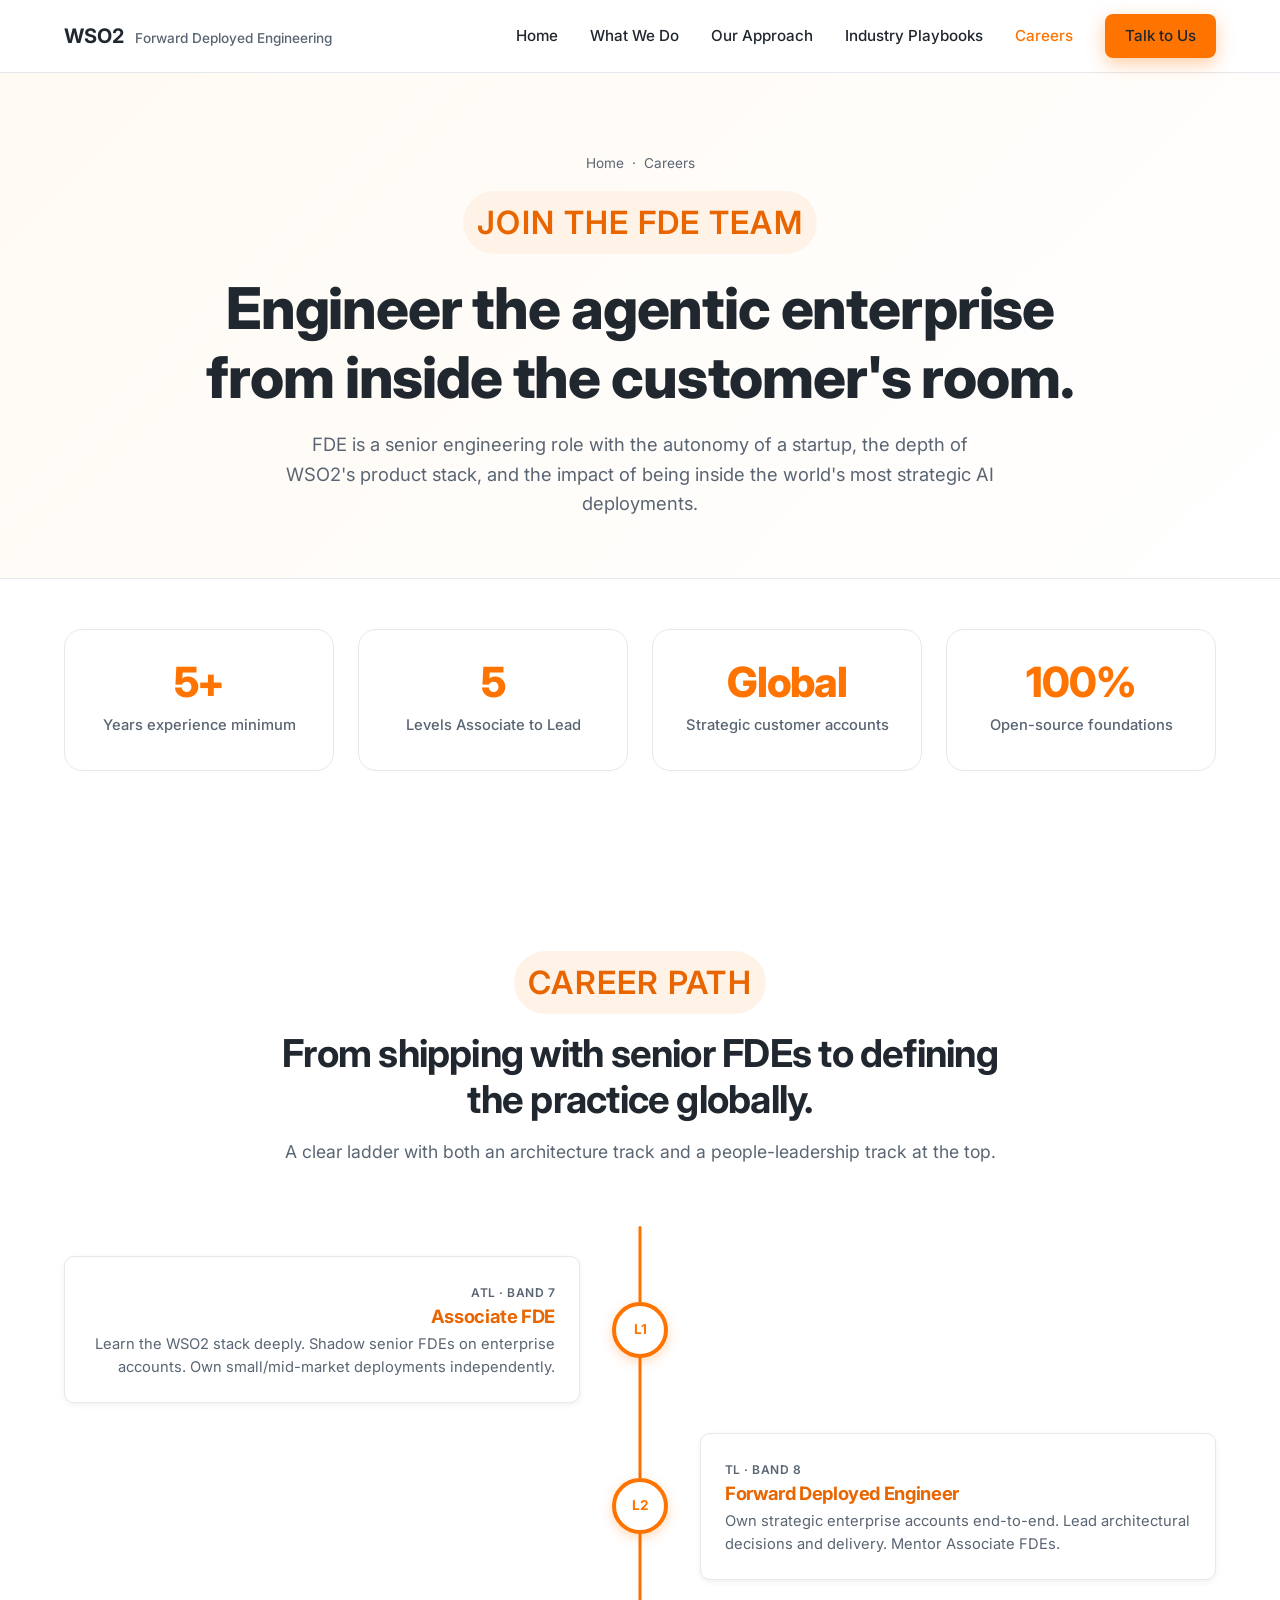
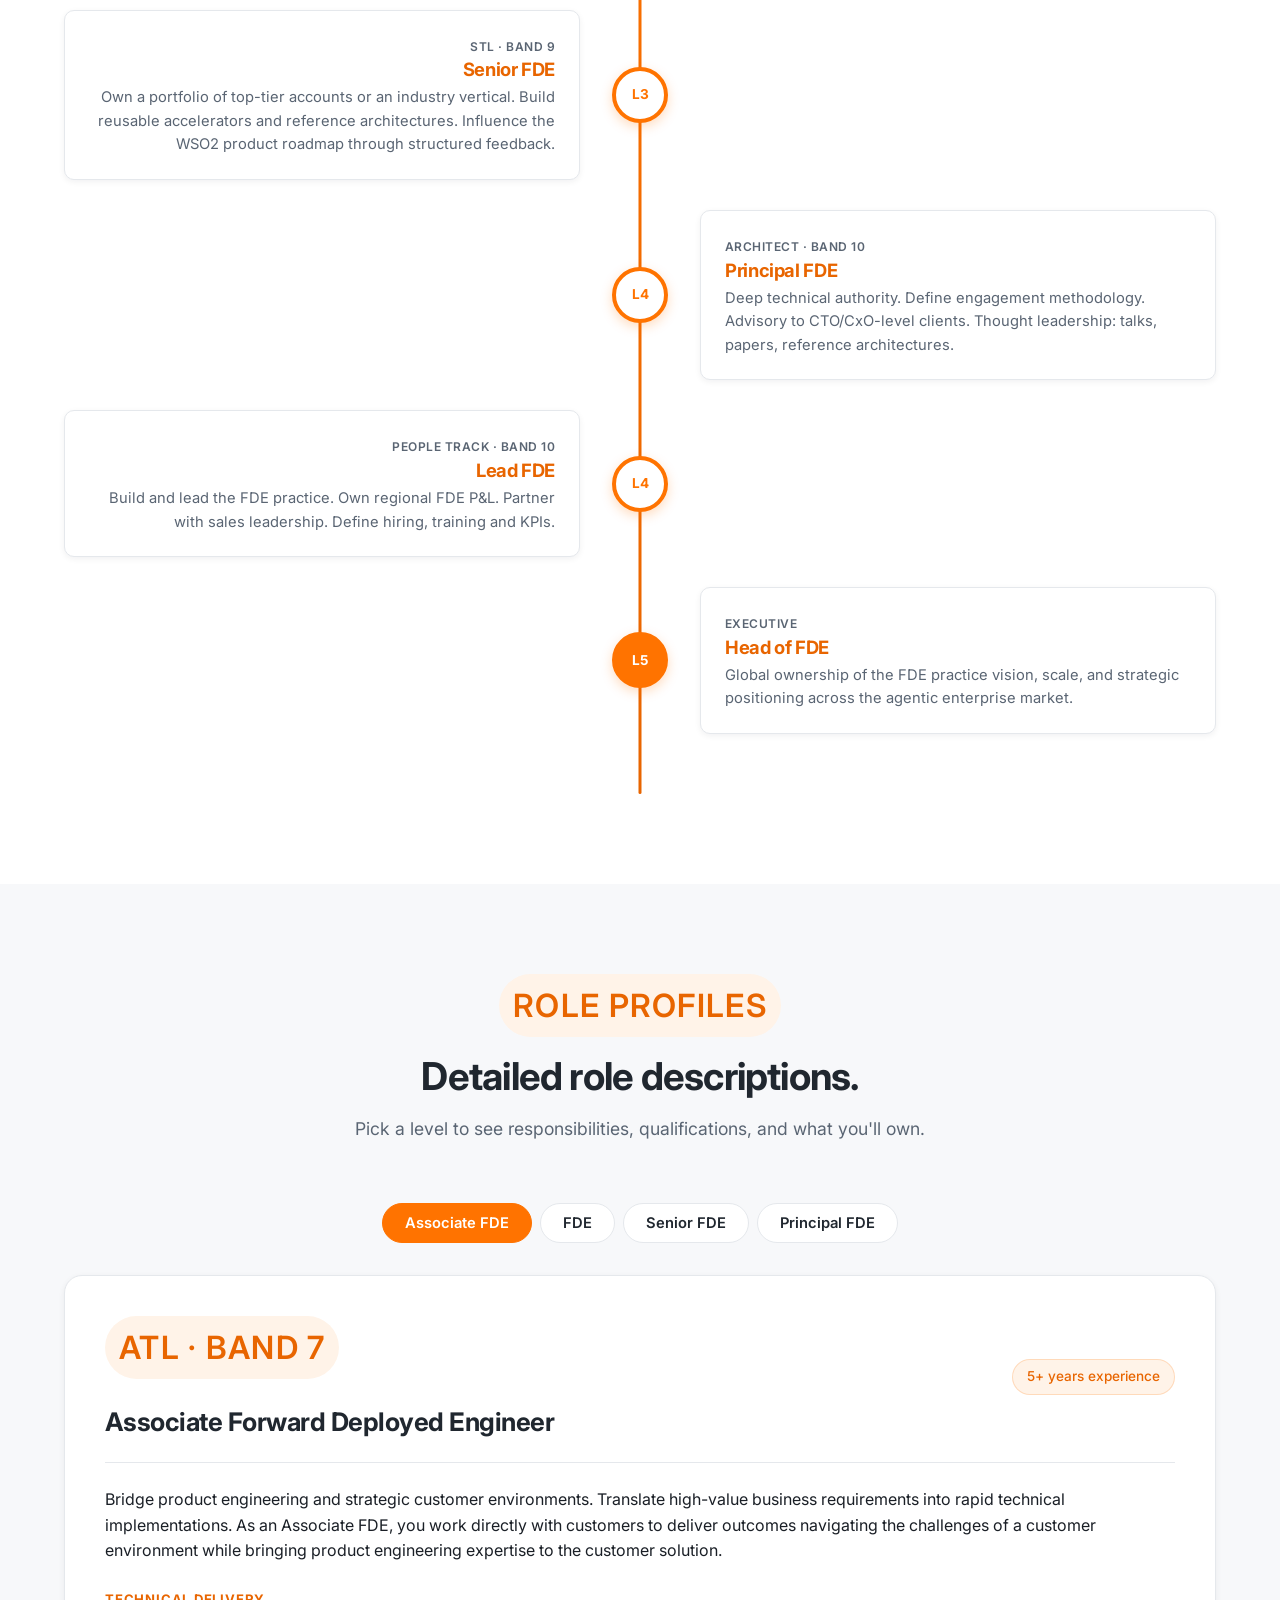
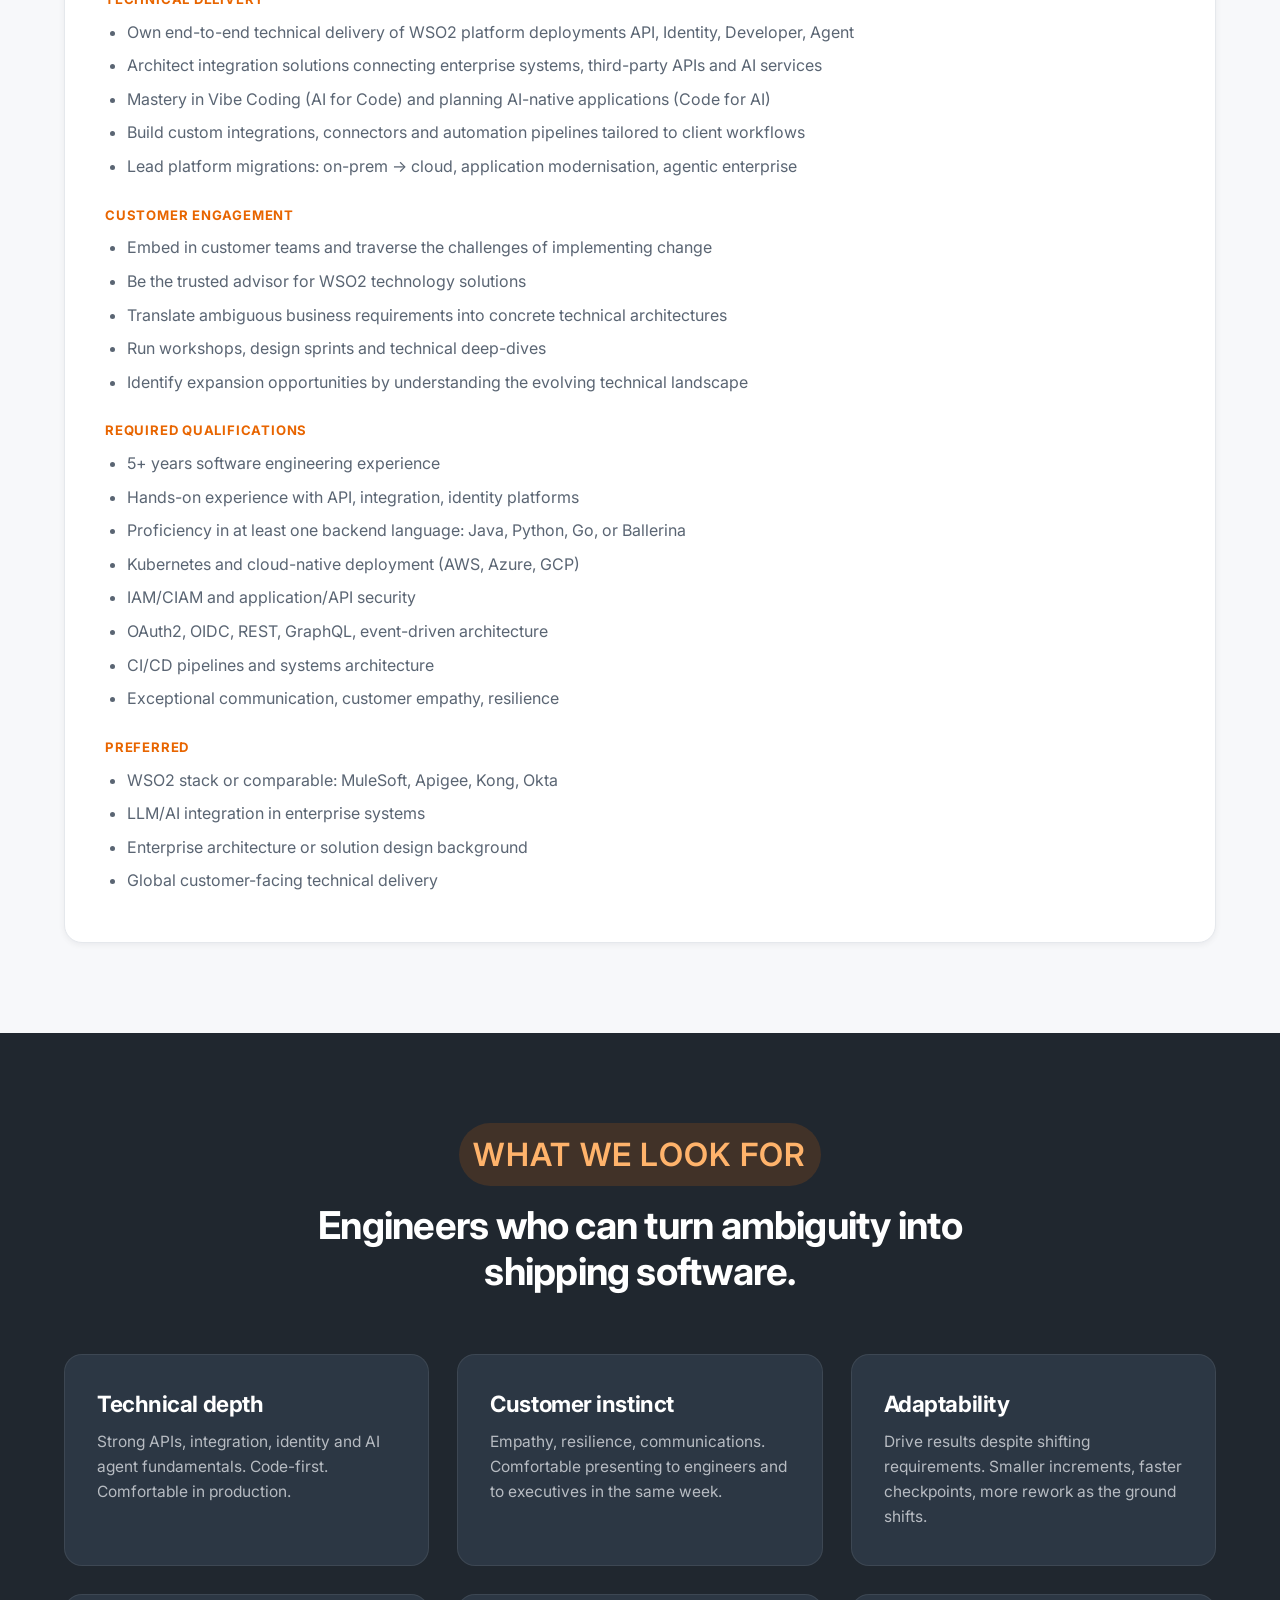
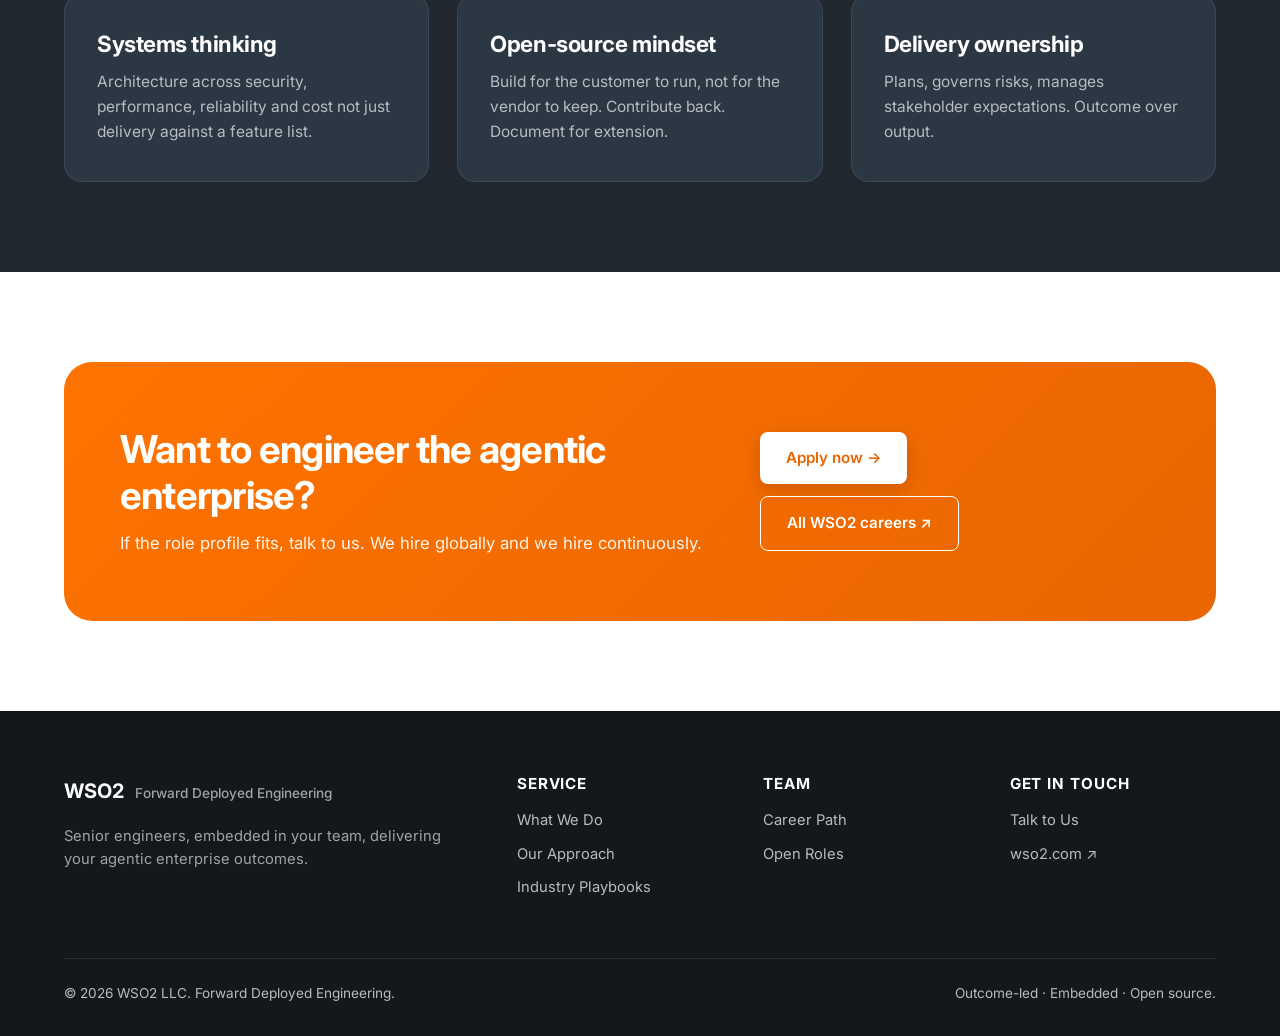
<file: careers.html>
<!doctype html>
<html lang="en">
  <head>
    <meta charset="UTF-8" />
    <meta name="viewport" content="width=device-width, initial-scale=1" />
    <title>Careers | Become a Forward Deployed Engineer WSO2</title>
    <meta
      name="description"
      content="Career path, role descriptions and qualifications for Associate FDE, FDE, Senior FDE, Principal FDE and Lead FDE  embedded in WSO2 strategic customer engagements."
    />
    <link rel="preconnect" href="https://fonts.googleapis.com" />
    <link
      href="https://fonts.googleapis.com/css2?family=Inter:wght@300;400;500;600;700;800&display=swap"
      rel="stylesheet"
    />
    <link rel="stylesheet" href="assets/styles.css" />
  </head>
  <body>
    <header class="nav">
      <div class="nav-inner">
        <a href="index.html" class="logo">
          <span
            >WSO2
            <span class="logo-sub">Forward Deployed Engineering</span></span
          >
        </a>
        <button class="nav-toggle" aria-label="Toggle navigation">
          <span></span><span></span><span></span>
        </button>
        <nav>
          <ul class="nav-links">
            <li><a href="index.html">Home</a></li>
            <li><a href="services.html">What We Do</a></li>
            <li><a href="approach.html">Our Approach</a></li>
            <li><a href="industry-playbooks.html">Industry Playbooks</a></li>
            <li><a href="careers.html" class="active">Careers</a></li>
            <li>
              <a
                href="contact.html"
                class="btn btn-primary"
                style="padding: 10px 20px"
                >Talk to Us</a
              >
            </li>
          </ul>
        </nav>
      </div>
    </header>

    <section class="page-hero">
      <div class="container">
        <div class="crumbs">
          <a href="index.html">Home</a> · <span>Careers</span>
        </div>
        <span class="eyebrow">Join the FDE team</span>
        <h1>
          Engineer the agentic enterprise from inside the customer's room.
        </h1>
        <p>
          FDE is a senior engineering role with the autonomy of a startup, the
          depth of WSO2's product stack, and the impact of being inside the
          world's most strategic AI deployments.
        </p>
      </div>
    </section>

    <!-- ===== INTRO STATS ===== -->
    <section style="padding-top: 50px">
      <div class="container">
        <div class="stats reveal">
          <div class="stat">
            <span class="num">5+</span
            ><span class="label">Years experience minimum</span>
          </div>
          <div class="stat">
            <span class="num">5</span
            ><span class="label">Levels Associate to Lead</span>
          </div>
          <div class="stat">
            <span class="num">Global</span
            ><span class="label">Strategic customer accounts</span>
          </div>
          <div class="stat">
            <span class="num">100%</span
            ><span class="label">Open-source foundations</span>
          </div>
        </div>
      </div>
    </section>

    <!-- ===== CAREER PATH DIAGRAM ===== -->
    <section>
      <div class="container">
        <div class="section-head reveal">
          <span class="eyebrow">Career path</span>
          <h2>
            From shipping with senior FDEs to defining the practice globally.
          </h2>
          <p>
            A clear ladder with both an architecture track and a
            people-leadership track at the top.
          </p>
        </div>

        <div class="path-rail">
          <div class="path-step reveal">
            <div class="desc">
              <span class="band">ATL · BAND 7</span>
              <h4>Associate FDE</h4>
              <p>
                Learn the WSO2 stack deeply. Shadow senior FDEs on enterprise
                accounts. Own small/mid-market deployments independently.
              </p>
            </div>
            <div class="marker">L1</div>
            <div class="desc"></div>
          </div>
          <div class="path-step reveal">
            <div class="desc"></div>
            <div class="marker">L2</div>
            <div class="desc">
              <span class="band">TL · BAND 8</span>
              <h4>Forward Deployed Engineer</h4>
              <p>
                Own strategic enterprise accounts end-to-end. Lead architectural
                decisions and delivery. Mentor Associate FDEs.
              </p>
            </div>
          </div>
          <div class="path-step reveal">
            <div class="desc">
              <span class="band">STL · BAND 9</span>
              <h4>Senior FDE</h4>
              <p>
                Own a portfolio of top-tier accounts or an industry vertical.
                Build reusable accelerators and reference architectures.
                Influence the WSO2 product roadmap through structured feedback.
              </p>
            </div>
            <div class="marker">L3</div>
            <div class="desc"></div>
          </div>
          <div class="path-step reveal">
            <div class="desc"></div>
            <div class="marker">L4</div>
            <div class="desc">
              <span class="band">ARCHITECT · BAND 10</span>
              <h4>Principal FDE</h4>
              <p>
                Deep technical authority. Define engagement methodology.
                Advisory to CTO/CxO-level clients. Thought leadership: talks,
                papers, reference architectures.
              </p>
            </div>
          </div>
          <div class="path-step reveal">
            <div class="desc">
              <span class="band">PEOPLE TRACK · BAND 10</span>
              <h4>Lead FDE</h4>
              <p>
                Build and lead the FDE practice. Own regional FDE P&amp;L.
                Partner with sales leadership. Define hiring, training and KPIs.
              </p>
            </div>
            <div class="marker">L4</div>
            <div class="desc"></div>
          </div>
          <div class="path-step reveal">
            <div class="desc"></div>
            <div
              class="marker"
              style="
                background: var(--wso2-orange);
                color: white;
                border-color: var(--wso2-orange);
              "
            >
              L5
            </div>
            <div class="desc">
              <span class="band">EXECUTIVE</span>
              <h4>Head of FDE</h4>
              <p>
                Global ownership of the FDE practice vision, scale, and
                strategic positioning across the agentic enterprise market.
              </p>
            </div>
          </div>
        </div>
      </div>
    </section>

    <!-- ===== ROLE DETAIL TABS ===== -->
    <section class="section-soft" id="roles">
      <div class="container">
        <div class="section-head reveal">
          <span class="eyebrow">Role profiles</span>
          <h2>Detailed role descriptions.</h2>
          <p>
            Pick a level to see responsibilities, qualifications, and what
            you'll own.
          </p>
        </div>

        <div class="role-tabs reveal">
          <button class="role-tab active" data-role="associate">
            Associate FDE
          </button>
          <button class="role-tab" data-role="fde">FDE</button>
          <button class="role-tab" data-role="senior">Senior FDE</button>
          <button class="role-tab" data-role="principal">Principal FDE</button>
        </div>

        <!-- ASSOCIATE -->
        <div class="role-panel active" id="role-associate">
          <div class="role-card reveal">
            <div class="role-head">
              <div>
                <span class="eyebrow">ATL · Band 7</span>
                <h3 style="margin-top: 8px">
                  Associate Forward Deployed Engineer
                </h3>
              </div>
              <span class="pill accent">5+ years experience</span>
            </div>
            <p>
              Bridge product engineering and strategic customer environments.
              Translate high-value business requirements into rapid technical
              implementations. As an Associate FDE, you work directly with
              customers to deliver outcomes navigating the challenges of a
              customer environment while bringing product engineering expertise
              to the customer solution.
            </p>

            <div class="role-section">
              <h4>Technical Delivery</h4>
              <ul>
                <li>
                  Own end-to-end technical delivery of WSO2 platform deployments
                  API, Identity, Developer, Agent
                </li>
                <li>
                  Architect integration solutions connecting enterprise systems,
                  third-party APIs and AI services
                </li>
                <li>
                  Mastery in Vibe Coding (AI for Code) and planning AI-native
                  applications (Code for AI)
                </li>
                <li>
                  Build custom integrations, connectors and automation pipelines
                  tailored to client workflows
                </li>
                <li>
                  Lead platform migrations: on-prem → cloud, application
                  modernisation, agentic enterprise
                </li>
              </ul>
            </div>
            <div class="role-section">
              <h4>Customer Engagement</h4>
              <ul>
                <li>
                  Embed in customer teams and traverse the challenges of
                  implementing change
                </li>
                <li>Be the trusted advisor for WSO2 technology solutions</li>
                <li>
                  Translate ambiguous business requirements into concrete
                  technical architectures
                </li>
                <li>Run workshops, design sprints and technical deep-dives</li>
                <li>
                  Identify expansion opportunities by understanding the evolving
                  technical landscape
                </li>
              </ul>
            </div>
            <div class="role-section">
              <h4>Required Qualifications</h4>
              <ul>
                <li>5+ years software engineering experience</li>
                <li>
                  Hands-on experience with API, integration, identity platforms
                </li>
                <li>
                  Proficiency in at least one backend language: Java, Python,
                  Go, or Ballerina
                </li>
                <li>
                  Kubernetes and cloud-native deployment (AWS, Azure, GCP)
                </li>
                <li>IAM/CIAM and application/API security</li>
                <li>OAuth2, OIDC, REST, GraphQL, event-driven architecture</li>
                <li>CI/CD pipelines and systems architecture</li>
                <li>Exceptional communication, customer empathy, resilience</li>
              </ul>
            </div>
            <div class="role-section">
              <h4>Preferred</h4>
              <ul>
                <li>WSO2 stack or comparable: MuleSoft, Apigee, Kong, Okta</li>
                <li>LLM/AI integration in enterprise systems</li>
                <li>Enterprise architecture or solution design background</li>
                <li>Global customer-facing technical delivery</li>
              </ul>
            </div>
          </div>
        </div>

        <!-- FDE -->
        <div class="role-panel" id="role-fde">
          <div class="role-card">
            <div class="role-head">
              <div>
                <span class="eyebrow">TL · Band 8</span>
                <h3 style="margin-top: 8px">Forward Deployed Engineer</h3>
              </div>
              <span class="pill accent">7+ years experience</span>
            </div>
            <p>
              The FDE works directly with customers to deliver outcomes
              navigating customer environments, bringing product engineering
              expertise to the customer solution, and potentially leading the
              delivery with the customer's team.
            </p>

            <div class="role-section">
              <h4>Technical Delivery</h4>
              <ul>
                <li>
                  Own and drive end-to-end technical delivery across complex
                  customer environments
                </li>
                <li>
                  Design and implement scalable integration architectures
                  connecting enterprise systems, third-party APIs and AI
                  services for production-grade agentic applications
                </li>
                <li>
                  Apply strong proficiency in AI-driven development (Vibe
                  Coding) and AI-native application design
                </li>
                <li>
                  Build and standardise custom integrations, reusable connectors
                  and automation pipelines
                </li>
                <li>
                  Lead platform migrations and modernisation programmes on-prem
                  → cloud, application modernisation, agentic enterprise
                </li>
                <li>
                  Design the integration and API infrastructure that powers
                  agentic workflows connecting WSO2 with LLM orchestration
                  frameworks, agents and enterprise data systems
                </li>
              </ul>
            </div>
            <div class="role-section">
              <h4>Customer Engagement</h4>
              <ul>
                <li>Embed within customer teams as a trusted technical lead</li>
                <li>
                  Serve as trusted technical advisor guiding architectural
                  decisions across the WSO2 ecosystem and AI tooling landscape
                </li>
                <li>
                  Translate ambiguous business requirements into structured
                  technical designs and implementation plans
                </li>
                <li>
                  Lead workshops, architecture design sprints and technical
                  deep-dives with senior customer engineering teams
                </li>
                <li>Identify and influence expansion opportunities</li>
              </ul>
            </div>
            <div class="role-section">
              <h4>Required Qualifications</h4>
              <ul>
                <li>7+ years software or solution engineering experience</li>
                <li>
                  Independently own and deliver complex enterprise engagements
                </li>
                <li>
                  Production-scale experience with API, integration and identity
                  platforms
                </li>
                <li>
                  Proficiency in Java, Python, Go or Ballerina with ability to
                  design production-ready systems
                </li>
                <li>Cloud-native/Kubernetes operation (AWS, Azure, GCP)</li>
                <li>IAM, CIAM, API/application security principles</li>
                <li>OAuth2, OIDC, REST, GraphQL, event-driven architectures</li>
                <li>
                  System architecture, CI/CD pipelines and modern delivery
                  practices
                </li>
                <li>
                  Hands-on integrating LLM/agent services (LangChain, LangGraph,
                  CrewAI) into enterprise systems
                </li>
                <li>
                  Strong technical communication for both technical teams and
                  business stakeholders
                </li>
              </ul>
            </div>
            <div class="role-section">
              <h4>Preferred</h4>
              <ul>
                <li>
                  Hands-on with WSO2 stack (API Manager, Identity Server,
                  Choreo, Ballerina) or MuleSoft, Apigee, Kong, Okta, ForgeRock
                </li>
                <li>
                  Designing agentic enterprise architectures: multi-agent
                  systems, tool-use API patterns, identity-governed agent access
                </li>
                <li>Distributed systems and integration patterns</li>
                <li>
                  Contributions to internal accelerators, open-source projects
                  or technical publications
                </li>
              </ul>
            </div>
          </div>
        </div>

        <!-- SENIOR -->
        <div class="role-panel" id="role-senior">
          <div class="role-card">
            <div class="role-head">
              <div>
                <span class="eyebrow">STL · Band 9</span>
                <h3 style="margin-top: 8px">
                  Senior Forward Deployed Engineer
                </h3>
              </div>
              <span class="pill accent">8–12+ years experience</span>
            </div>
            <p>
              A strategic technical leader extending the FDE role from execution
              to architecture leadership and transformation ownership. Senior
              FDEs operate across complex large-scale customer environments
              bridging product engineering, enterprise architecture and business
              strategy. You shape and deliver end-to-end transformation
              outcomes, guiding organisations toward becoming an Agentic
              Enterprise.
            </p>

            <div class="role-section">
              <h4>Technical Delivery</h4>
              <ul>
                <li>
                  Architect enterprise-scale integration and agentic solutions
                  multi-system, multi-region delivery programmes
                </li>
                <li>
                  Define agentic patterns: tool-use APIs, event-driven agent
                  triggers, identity-governed agent access
                </li>
                <li>
                  Drive advanced adoption of AI-native application patterns
                  embedding AI into core enterprise workflows
                </li>
                <li>
                  Oversee creation of highly reusable frameworks, accelerators
                  and automation platforms
                </li>
                <li>
                  Own end-to-end transformation programmes with accountability
                  for risk, scalability and performance
                </li>
                <li>
                  Set the FDE-team standard for Vibe Coding and AI-native design
                </li>
                <li>
                  Govern technical quality: architecture reviews, code
                  standards, production-readiness criteria
                </li>
              </ul>
            </div>
            <div class="role-section">
              <h4>Customer Engagement</h4>
              <ul>
                <li>
                  Strategic technical partner to senior engineering and
                  architecture stakeholders VP and CTO level
                </li>
                <li>
                  Influence customers' technical roadmaps and long-term platform
                  strategy
                </li>
                <li>
                  Translate complex business and organisational challenges into
                  future-proof system architectures
                </li>
                <li>
                  Lead high-stakes workshops, architecture review boards and
                  executive technical briefings
                </li>
                <li>
                  Proactively drive expansion, innovation and platform adoption
                </li>
              </ul>
            </div>
            <div class="role-section">
              <h4>Practice Building</h4>
              <ul>
                <li>
                  Maintain engagement playbooks, reference architectures and
                  reusable accelerators
                </li>
                <li>
                  Define quality standards for FDE technical deliverables;
                  conduct architecture and code reviews on peer engagements
                </li>
                <li>
                  Run internal enablement on advanced WSO2 patterns, agentic
                  architectures and customer engagement
                </li>
                <li>
                  Translate patterns from strategic accounts into structured
                  product roadmap input
                </li>
                <li>
                  Participate in early-access and beta programmes for new WSO2
                  capabilities
                </li>
              </ul>
            </div>
            <div class="role-section">
              <h4>Required Qualifications</h4>
              <ul>
                <li>
                  8–12+ years in software engineering, solution architecture or
                  customer-facing engineering
                </li>
                <li>
                  Led complex multi-system enterprise integrations and executive
                  technical relationships
                </li>
                <li>
                  Deep expertise in API management, IAM/CIAM, enterprise
                  integration patterns and distributed systems
                </li>
                <li>
                  Cloud-native, hybrid and multi-region deployments at scale
                  (AWS, Azure, GCP, Kubernetes)
                </li>
                <li>
                  Advanced IAM/CIAM, zero-trust architectures, enterprise
                  security models
                </li>
                <li>
                  Expert OAuth2, OIDC, SAML, REST, GraphQL, async/event-driven,
                  API ecosystems
                </li>
                <li>
                  Systems thinking across security, performance, reliability and
                  cost
                </li>
                <li>CI/CD, DevOps and production-grade delivery frameworks</li>
                <li>
                  Executive communication with CTOs, VP Engineering, architects
                </li>
                <li>
                  Full delivery management capability across multi-phase
                  programmes
                </li>
              </ul>
            </div>
          </div>
        </div>

        <!-- PRINCIPAL -->
        <div class="role-panel" id="role-principal">
          <div class="role-card">
            <div class="role-head">
              <div>
                <span class="eyebrow">Architect · Band 10</span>
                <h3 style="margin-top: 8px">
                  Principal Forward Deployed Engineer
                </h3>
              </div>
              <span class="pill accent">12–15+ years experience</span>
            </div>
            <p>
              Top-tier technical authority and strategic advisor operating at
              the intersection of customer transformation, product evolution and
              industry direction. Principal FDEs engage with executive
              stakeholders to define enterprise-wide technology strategies and
              transformation blueprints, lead the most complex initiatives, and
              shape how WSO2 enables enterprises globally to realise the agentic
              enterprise vision.
            </p>

            <div class="role-section">
              <h4>Technical Vision</h4>
              <ul>
                <li>
                  Define technical and architectural direction for the most
                  complex strategic customer environments globally
                </li>
                <li>
                  Establish enterprise-wide and industry-level integration and
                  AI architecture patterns
                </li>
                <li>
                  Pioneer next-generation AI-native and agentic architectures
                </li>
                <li>
                  Lead the creation of platform-level accelerators and reference
                  ecosystems
                </li>
                <li>
                  Sponsor and govern mission-critical transformation programmes
                </li>
              </ul>
            </div>
            <div class="role-section">
              <h4>Customer Engagement</h4>
              <ul>
                <li>
                  Operate as a C-level technical advisor CTO, CIO, Chief
                  Architect
                </li>
                <li>
                  Shape industry-specific solution strategies and transformation
                  blueprints
                </li>
                <li>
                  Translate macro-level business strategy into platform and
                  architecture vision across multiple domains
                </li>
                <li>
                  Lead executive engagements: CxO advisory, innovation forums,
                  transformation councils
                </li>
                <li>
                  Drive strategic growth, often creating new solution categories
                  and opportunities
                </li>
              </ul>
            </div>
            <div class="role-section">
              <h4>Methodology &amp; Practice Leadership</h4>
              <ul>
                <li>
                  Define the WSO2 FDE engagement methodology how engagements are
                  scoped, structured, executed and measured
                </li>
                <li>
                  Own the FDE playbook end-to-end as it evolves with WSO2's
                  capabilities and the AI tooling ecosystem
                </li>
                <li>
                  Establish WSO2's Agentic Enterprise delivery framework a
                  replicable model from legacy integration to AI-native,
                  agent-driven architecture
                </li>
                <li>
                  Conduct architecture reviews on the highest-complexity
                  engagements; set and enforce quality standards
                </li>
                <li>
                  Design and deliver advanced technical training for the FDE
                  practice
                </li>
              </ul>
            </div>
            <div class="role-section">
              <h4>Product &amp; Strategic Influence</h4>
              <ul>
                <li>
                  Primary technical voice of WSO2's most demanding customers to
                  Product and Engineering leadership
                </li>
                <li>
                  Identify strategic gaps between current platform capabilities
                  and agentic enterprise requirements; drive the roadmap
                </li>
                <li>
                  Partner with WSO2 Product on Agent Platform strategy:
                  agent-ready API design, identity for AI, event-driven agent
                  triggers, MCP integration
                </li>
              </ul>
            </div>
            <div class="role-section">
              <h4>Thought Leadership</h4>
              <ul>
                <li>
                  Represent WSO2 at leading industry conferences on enterprise
                  middleware, API management, identity and agentic AI
                </li>
                <li>
                  Publish reference architectures, technical papers and Agentic
                  Enterprise blueprints
                </li>
                <li>
                  Build WSO2's presence in the AI-native enterprise architecture
                  community
                </li>
                <li>
                  Model and implant a culture of technical excellence and rapid
                  delivery across the FDE team
                </li>
              </ul>
            </div>
          </div>
        </div>
      </div>
    </section>

    <!-- ===== WHO WE'RE LOOKING FOR ===== -->
    <section class="section-dark">
      <div class="container">
        <div class="section-head reveal">
          <span
            class="eyebrow"
            style="background: rgba(255, 115, 0, 0.15); color: #ffb36b"
            >What we look for</span
          >
          <h2>Engineers who can turn ambiguity into shipping software.</h2>
        </div>

        <div class="grid-3">
          <div class="card reveal">
            <h3>Technical depth</h3>
            <p>
              Strong APIs, integration, identity and AI agent fundamentals.
              Code-first. Comfortable in production.
            </p>
          </div>
          <div class="card reveal">
            <h3>Customer instinct</h3>
            <p>
              Empathy, resilience, communications. Comfortable presenting to
              engineers and to executives in the same week.
            </p>
          </div>
          <div class="card reveal">
            <h3>Adaptability</h3>
            <p>
              Drive results despite shifting requirements. Smaller increments,
              faster checkpoints, more rework as the ground shifts.
            </p>
          </div>
          <div class="card reveal">
            <h3>Systems thinking</h3>
            <p>
              Architecture across security, performance, reliability and cost
              not just delivery against a feature list.
            </p>
          </div>
          <div class="card reveal">
            <h3>Open-source mindset</h3>
            <p>
              Build for the customer to run, not for the vendor to keep.
              Contribute back. Document for extension.
            </p>
          </div>
          <div class="card reveal">
            <h3>Delivery ownership</h3>
            <p>
              Plans, governs risks, manages stakeholder expectations. Outcome
              over output.
            </p>
          </div>
        </div>
      </div>
    </section>

    <!-- CTA -->
    <section>
      <div class="container">
        <div class="cta-banner reveal">
          <div>
            <h2>Want to engineer the agentic enterprise?</h2>
            <p>
              If the role profile fits, talk to us. We hire globally and we hire
              continuously.
            </p>
          </div>
          <div class="cta-actions">
            <a href="contact.html" class="btn btn-primary">Apply now →</a>
            <a
              href="https://wso2.com/careers/"
              class="btn btn-secondary"
              target="_blank"
              rel="noopener"
              >All WSO2 careers ↗</a
            >
          </div>
        </div>
      </div>
    </section>

    <footer class="footer">
      <div class="container">
        <div class="footer-grid">
          <div>
            <div class="logo" style="color: white; margin-bottom: 18px">
              <span
                >WSO2
                <span class="logo-sub" style="color: rgba(255, 255, 255, 0.6)"
                  >Forward Deployed Engineering</span
                ></span
              >
            </div>
            <p style="color: rgba(255, 255, 255, 0.6); max-width: 380px">
              Senior engineers, embedded in your team, delivering your agentic
              enterprise outcomes.
            </p>
          </div>
          <div>
            <h4>Service</h4>
            <ul>
              <li><a href="services.html">What We Do</a></li>
              <li><a href="approach.html">Our Approach</a></li>
              <li><a href="industry-playbooks.html">Industry Playbooks</a></li>
            </ul>
          </div>
          <div>
            <h4>Team</h4>
            <ul>
              <li><a href="careers.html">Career Path</a></li>
              <li><a href="careers.html#roles">Open Roles</a></li>
            </ul>
          </div>
          <div>
            <h4>Get in touch</h4>
            <ul>
              <li><a href="contact.html">Talk to Us</a></li>
              <li>
                <a href="https://wso2.com" target="_blank" rel="noopener"
                  >wso2.com ↗</a
                >
              </li>
            </ul>
          </div>
        </div>
        <div class="footer-bottom">
          <span>© 2026 WSO2 LLC. Forward Deployed Engineering.</span>
          <span>Outcome-led · Embedded · Open source.</span>
        </div>
      </div>
    </footer>

    <script src="assets/script.js"></script>
  </body>
</html>
</file>
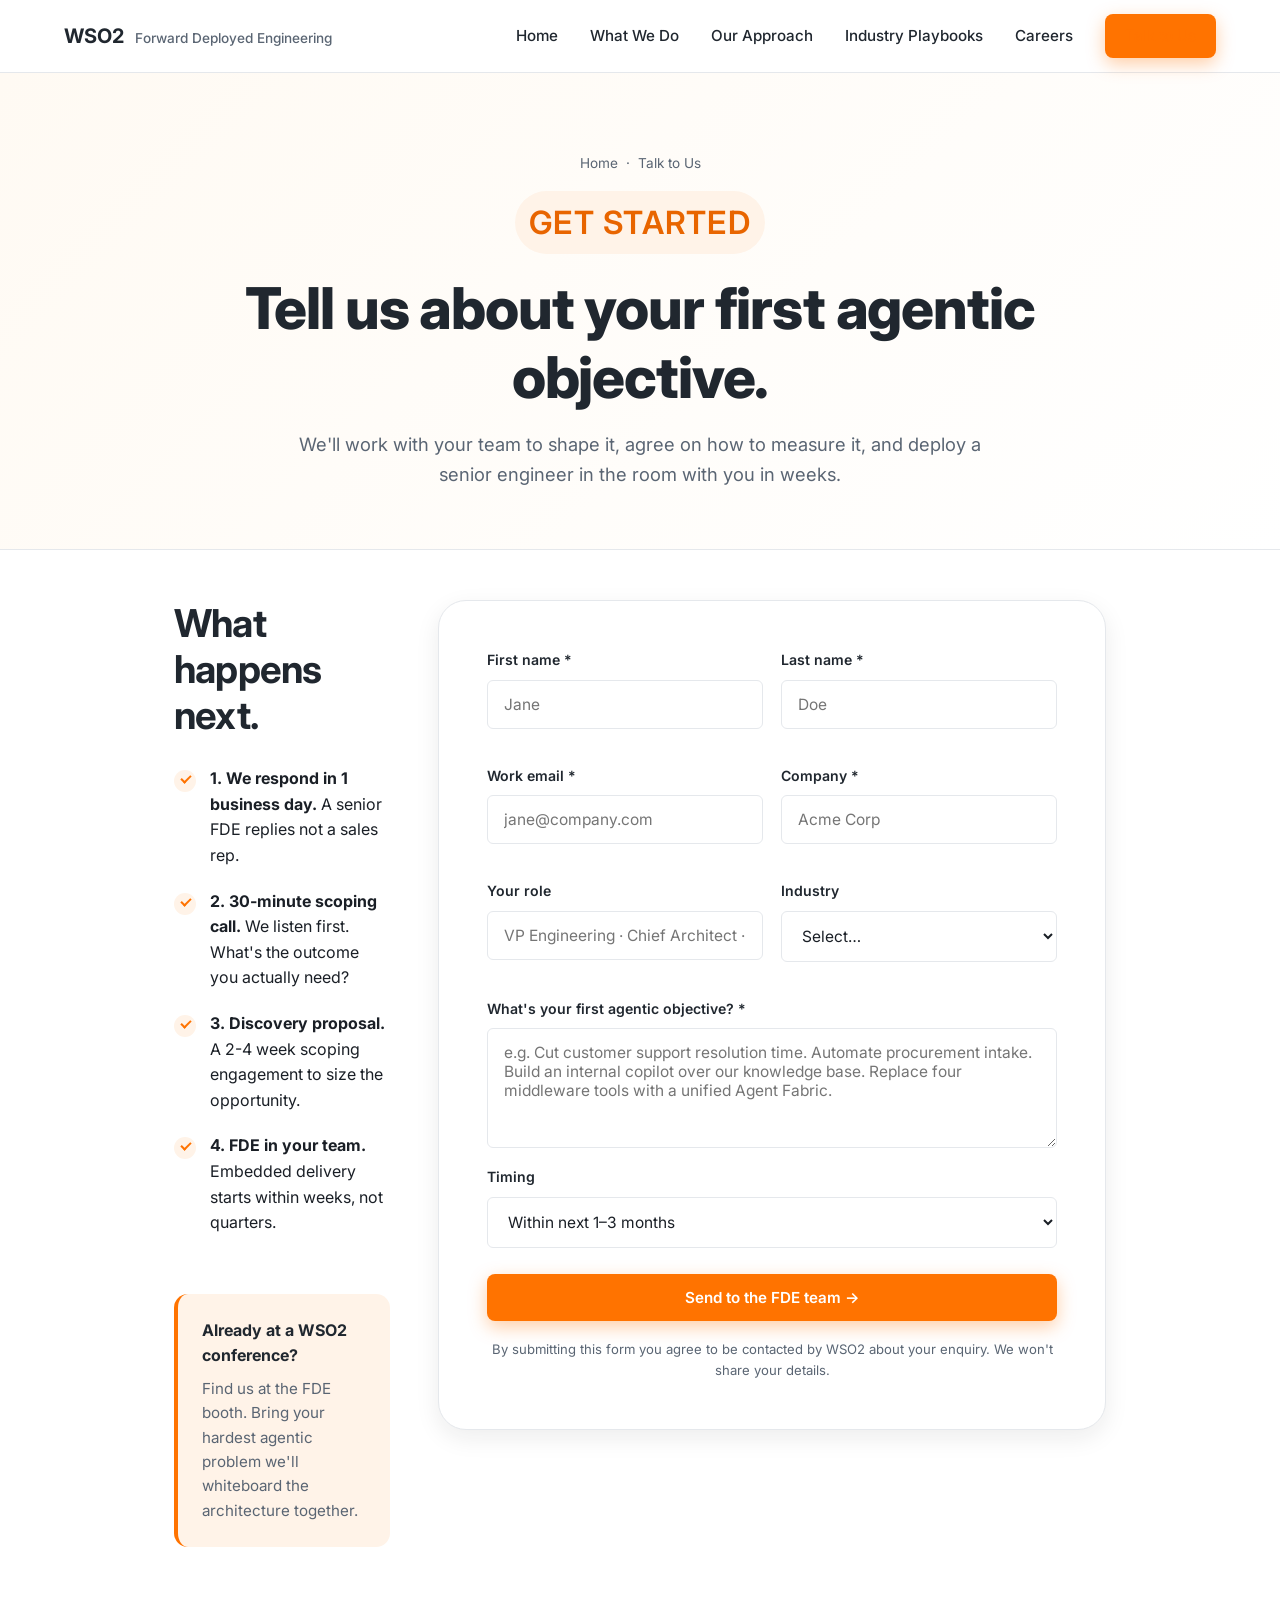
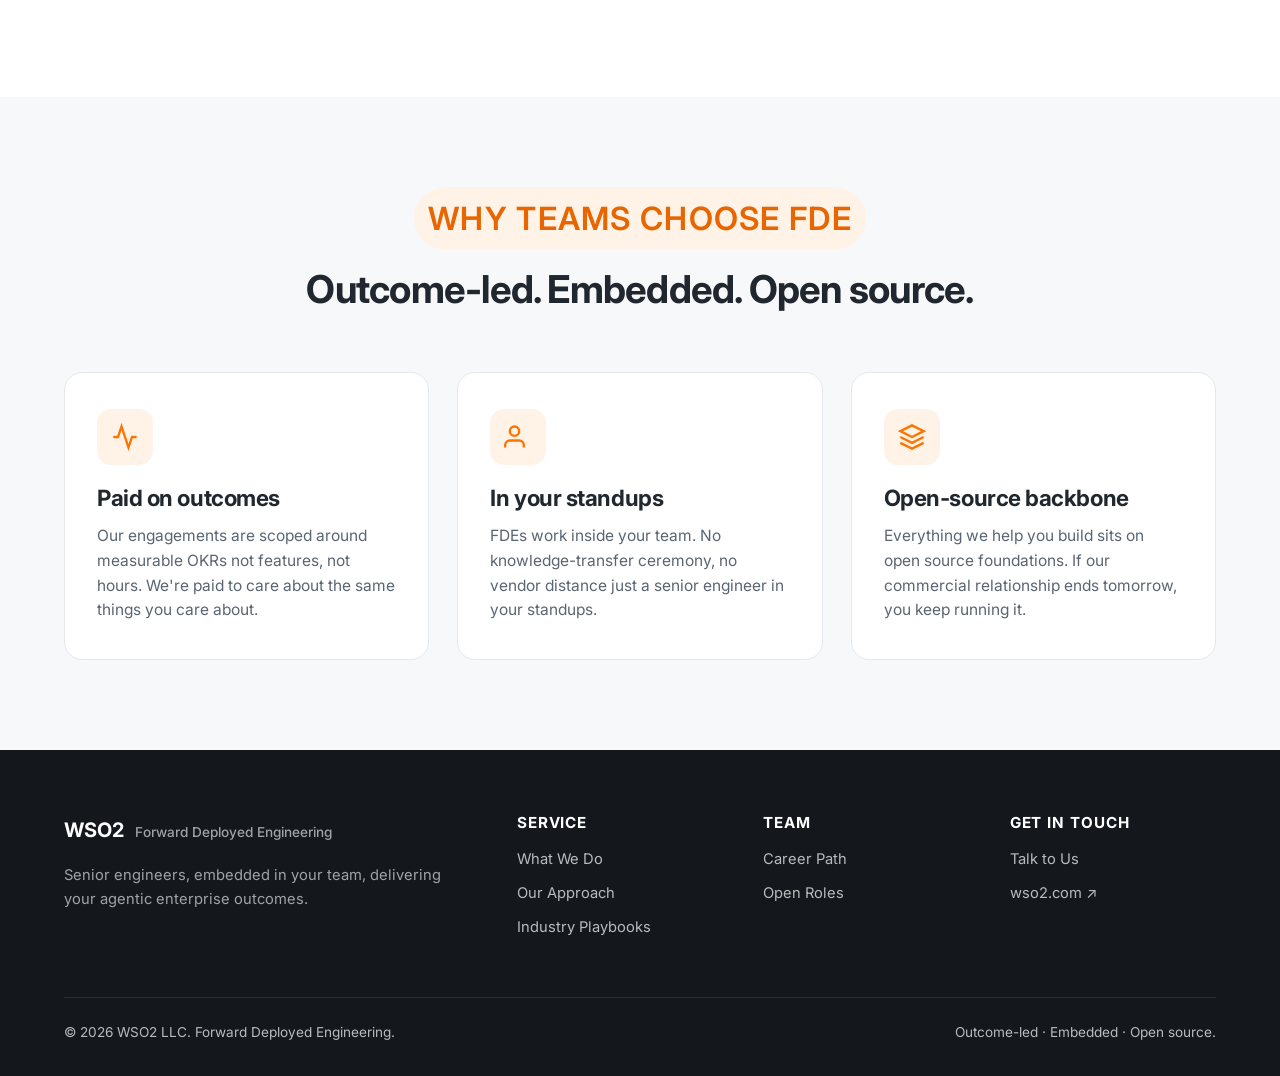
<file: contact.html>
<!doctype html>
<html lang="en">
  <head>
    <meta charset="UTF-8" />
    <meta name="viewport" content="width=device-width, initial-scale=1" />
    <title>Talk to Us | Scope Your First Agentic Objective WSO2 FDE</title>
    <meta
      name="description"
      content="Tell us about your first agentic objective. WSO2's Forward Deployed Engineering team will scope, measure and deploy a senior engineer in weeks."
    />
    <link rel="preconnect" href="https://fonts.googleapis.com" />
    <link
      href="https://fonts.googleapis.com/css2?family=Inter:wght@300;400;500;600;700;800&display=swap"
      rel="stylesheet"
    />
    <link rel="stylesheet" href="assets/styles.css" />
  </head>
  <body>
    <header class="nav">
      <div class="nav-inner">
        <a href="index.html" class="logo">
          <span
            >WSO2
            <span class="logo-sub">Forward Deployed Engineering</span></span
          >
        </a>
        <button class="nav-toggle" aria-label="Toggle navigation">
          <span></span><span></span><span></span>
        </button>
        <nav>
          <ul class="nav-links">
            <li><a href="index.html">Home</a></li>
            <li><a href="services.html">What We Do</a></li>
            <li><a href="approach.html">Our Approach</a></li>
            <li><a href="industry-playbooks.html">Industry Playbooks</a></li>
            <li><a href="careers.html">Careers</a></li>
            <li>
              <a
                href="contact.html"
                class="btn btn-primary active"
                style="padding: 10px 20px"
                >Talk to Us</a
              >
            </li>
          </ul>
        </nav>
      </div>
    </header>

    <section class="page-hero">
      <div class="container">
        <div class="crumbs">
          <a href="index.html">Home</a> · <span>Talk to Us</span>
        </div>
        <span class="eyebrow">Get started</span>
        <h1>Tell us about your first agentic objective.</h1>
        <p>
          We'll work with your team to shape it, agree on how to measure it, and
          deploy a senior engineer in the room with you in weeks.
        </p>
      </div>
    </section>

    <!-- ===== FORM ===== -->
    <section style="padding-top: 50px">
      <div class="container" style="max-width: 980px">
        <div
          style="
            display: grid;
            grid-template-columns: 1fr 1.3fr;
            gap: 48px;
            align-items: start;
          "
        >
          <div class="reveal" style="position: sticky; top: 100px">
            <h2 style="margin-bottom: 18px">What happens next.</h2>
            <ul class="check-list">
              <li>
                <strong>1. We respond in 1 business day.</strong> A senior FDE
                replies not a sales rep.
              </li>
              <li>
                <strong>2. 30-minute scoping call.</strong> We listen first.
                What's the outcome you actually need?
              </li>
              <li>
                <strong>3. Discovery proposal.</strong> A 2-4 week scoping
                engagement to size the opportunity.
              </li>
              <li>
                <strong>4. FDE in your team.</strong> Embedded delivery starts
                within weeks, not quarters.
              </li>
            </ul>

            <div
              style="
                margin-top: 48px;
                padding: 24px;
                border-radius: 14px;
                background: var(--wso2-orange-soft);
                border-left: 4px solid var(--wso2-orange);
              "
            >
              <strong
                style="
                  color: var(--wso2-navy);
                  display: block;
                  margin-bottom: 8px;
                "
                >Already at a WSO2 conference?</strong
              >
              <p
                style="
                  color: var(--wso2-text-muted);
                  font-size: 0.95rem;
                  margin: 0;
                "
              >
                Find us at the FDE booth. Bring your hardest agentic problem
                we'll whiteboard the architecture together.
              </p>
            </div>
          </div>

          <div class="form-card reveal">
            <form>
              <div class="form-row">
                <div class="form-group">
                  <label for="firstName">First name *</label>
                  <input
                    id="firstName"
                    type="text"
                    required
                    placeholder="Jane"
                  />
                </div>
                <div class="form-group">
                  <label for="lastName">Last name *</label>
                  <input id="lastName" type="text" required placeholder="Doe" />
                </div>
              </div>

              <div class="form-row">
                <div class="form-group">
                  <label for="email">Work email *</label>
                  <input
                    id="email"
                    type="email"
                    required
                    placeholder="jane@company.com"
                  />
                </div>
                <div class="form-group">
                  <label for="company">Company *</label>
                  <input
                    id="company"
                    type="text"
                    required
                    placeholder="Acme Corp"
                  />
                </div>
              </div>

              <div class="form-row">
                <div class="form-group">
                  <label for="role">Your role</label>
                  <input
                    id="role"
                    type="text"
                    placeholder="VP Engineering · Chief Architect · CTO"
                  />
                </div>
                <div class="form-group">
                  <label for="industry">Industry</label>
                  <select id="industry">
                    <option value="">Select…</option>
                    <option>Banking & Financial Services</option>
                    <option>Healthcare</option>
                    <option>Telecommunications</option>
                    <option>Retail & E-commerce</option>
                    <option>Government & Public Sector</option>
                    <option>Entertainment & Hospitality</option>
                    <option>Manufacturing</option>
                    <option>Energy & Utilities</option>
                    <option>Other</option>
                  </select>
                </div>
              </div>

              <div class="form-group">
                <label for="objective"
                  >What's your first agentic objective? *</label
                >
                <textarea
                  id="objective"
                  required
                  placeholder="e.g. Cut customer support resolution time. Automate procurement intake. Build an internal copilot over our knowledge base. Replace four middleware tools with a unified Agent Fabric."
                ></textarea>
              </div>

              <div class="form-group">
                <label for="timing">Timing</label>
                <select id="timing">
                  <option>Within next 1–3 months</option>
                  <option>3–6 months</option>
                  <option>6–12 months</option>
                  <option>Just exploring</option>
                </select>
              </div>

              <button
                type="submit"
                class="btn btn-primary"
                style="width: 100%; justify-content: center; margin-top: 8px"
              >
                Send to the FDE team →
              </button>

              <p
                style="
                  font-size: 0.82rem;
                  color: var(--wso2-text-muted);
                  margin-top: 18px;
                  text-align: center;
                "
              >
                By submitting this form you agree to be contacted by WSO2 about
                your enquiry. We won't share your details.
              </p>
            </form>
          </div>
        </div>
      </div>
    </section>

    <!-- ===== TRUST PROOF ===== -->
    <section class="section-soft" style="margin-top: 60px">
      <div class="container">
        <div class="section-head reveal">
          <span class="eyebrow">Why teams choose FDE</span>
          <h2>Outcome-led. Embedded. Open source.</h2>
        </div>

        <div class="grid-3">
          <div class="card reveal">
            <div class="icon">
              <svg
                width="28"
                height="28"
                viewBox="0 0 24 24"
                fill="none"
                stroke="currentColor"
                stroke-width="2"
              >
                <polyline points="22 12 18 12 15 21 9 3 6 12 2 12" />
              </svg>
            </div>
            <h3>Paid on outcomes</h3>
            <p>
              Our engagements are scoped around measurable OKRs not features,
              not hours. We're paid to care about the same things you care
              about.
            </p>
          </div>
          <div class="card reveal">
            <div class="icon">
              <svg
                width="28"
                height="28"
                viewBox="0 0 24 24"
                fill="none"
                stroke="currentColor"
                stroke-width="2"
              >
                <path d="M17 21v-2a4 4 0 00-4-4H5a4 4 0 00-4 4v2" />
                <circle cx="9" cy="7" r="4" />
              </svg>
            </div>
            <h3>In your standups</h3>
            <p>
              FDEs work inside your team. No knowledge-transfer ceremony, no
              vendor distance just a senior engineer in your standups.
            </p>
          </div>
          <div class="card reveal">
            <div class="icon">
              <svg
                width="28"
                height="28"
                viewBox="0 0 24 24"
                fill="none"
                stroke="currentColor"
                stroke-width="2"
              >
                <path
                  d="M12 2L2 7l10 5 10-5-10-5z M2 17l10 5 10-5 M2 12l10 5 10-5"
                />
              </svg>
            </div>
            <h3>Open-source backbone</h3>
            <p>
              Everything we help you build sits on open source foundations. If
              our commercial relationship ends tomorrow, you keep running it.
            </p>
          </div>
        </div>
      </div>
    </section>

    <footer class="footer">
      <div class="container">
        <div class="footer-grid">
          <div>
            <div class="logo" style="color: white; margin-bottom: 18px">
              <span
                >WSO2
                <span class="logo-sub" style="color: rgba(255, 255, 255, 0.6)"
                  >Forward Deployed Engineering</span
                ></span
              >
            </div>
            <p style="color: rgba(255, 255, 255, 0.6); max-width: 380px">
              Senior engineers, embedded in your team, delivering your agentic
              enterprise outcomes.
            </p>
          </div>
          <div>
            <h4>Service</h4>
            <ul>
              <li><a href="services.html">What We Do</a></li>
              <li><a href="approach.html">Our Approach</a></li>
              <li><a href="industry-playbooks.html">Industry Playbooks</a></li>
            </ul>
          </div>
          <div>
            <h4>Team</h4>
            <ul>
              <li><a href="careers.html">Career Path</a></li>
              <li><a href="careers.html#roles">Open Roles</a></li>
            </ul>
          </div>
          <div>
            <h4>Get in touch</h4>
            <ul>
              <li><a href="contact.html">Talk to Us</a></li>
              <li>
                <a href="https://wso2.com" target="_blank" rel="noopener"
                  >wso2.com ↗</a
                >
              </li>
            </ul>
          </div>
        </div>
        <div class="footer-bottom">
          <span>© 2026 WSO2 LLC. Forward Deployed Engineering.</span>
          <span>Outcome-led · Embedded · Open source.</span>
        </div>
      </div>
    </footer>

    <script src="assets/script.js"></script>
  </body>
</html>
</file>
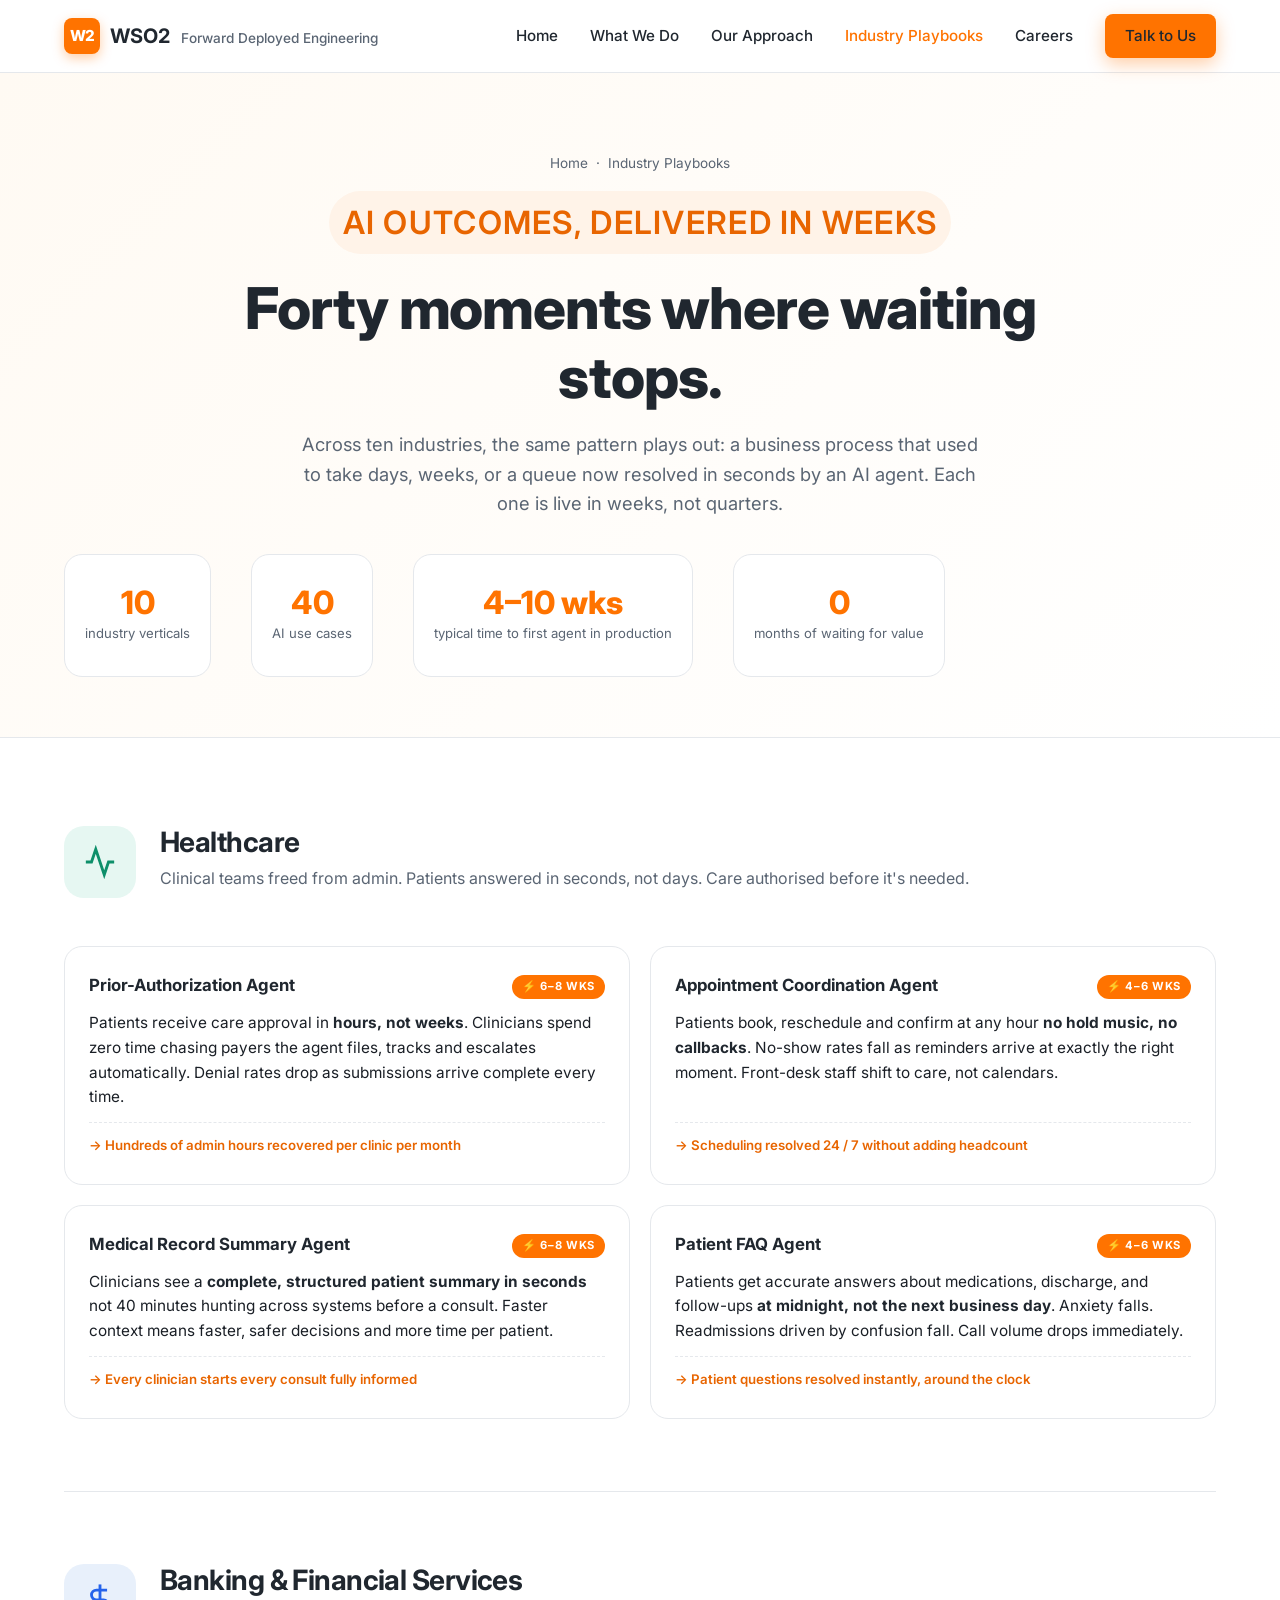
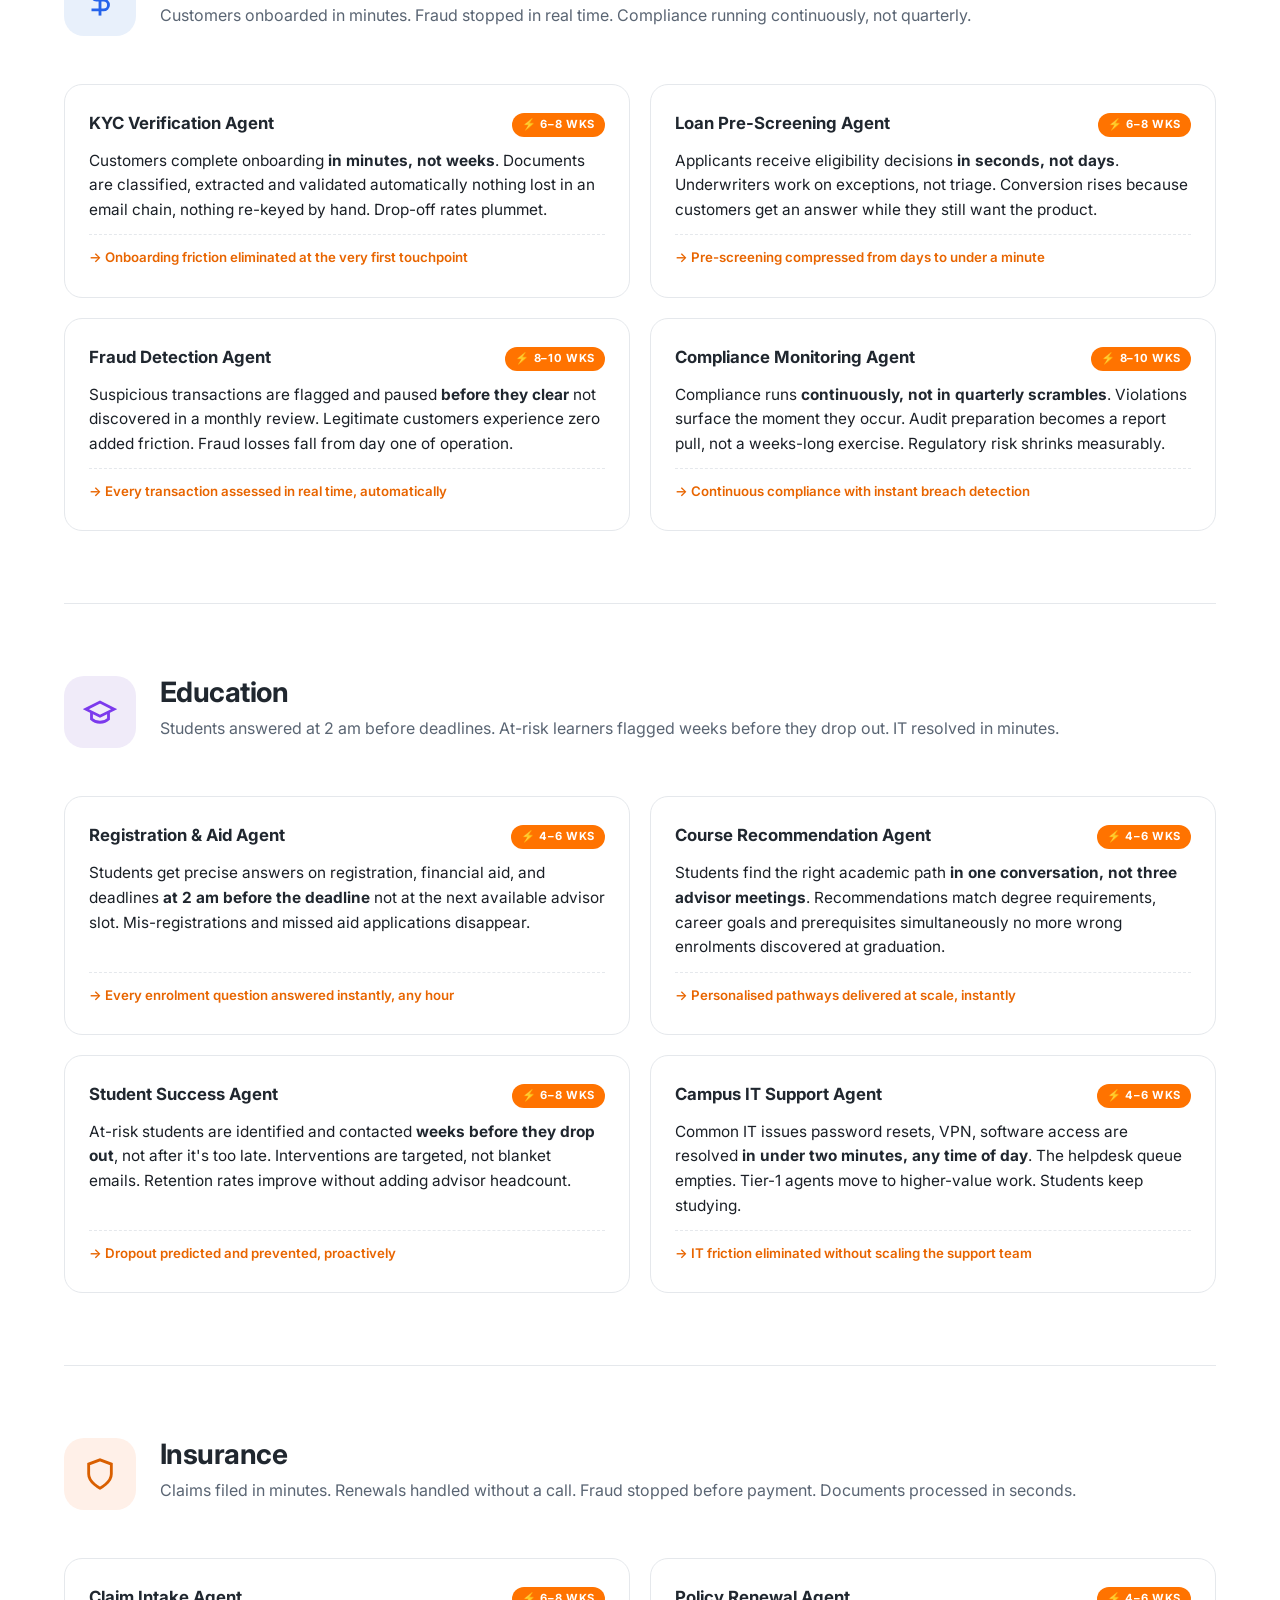
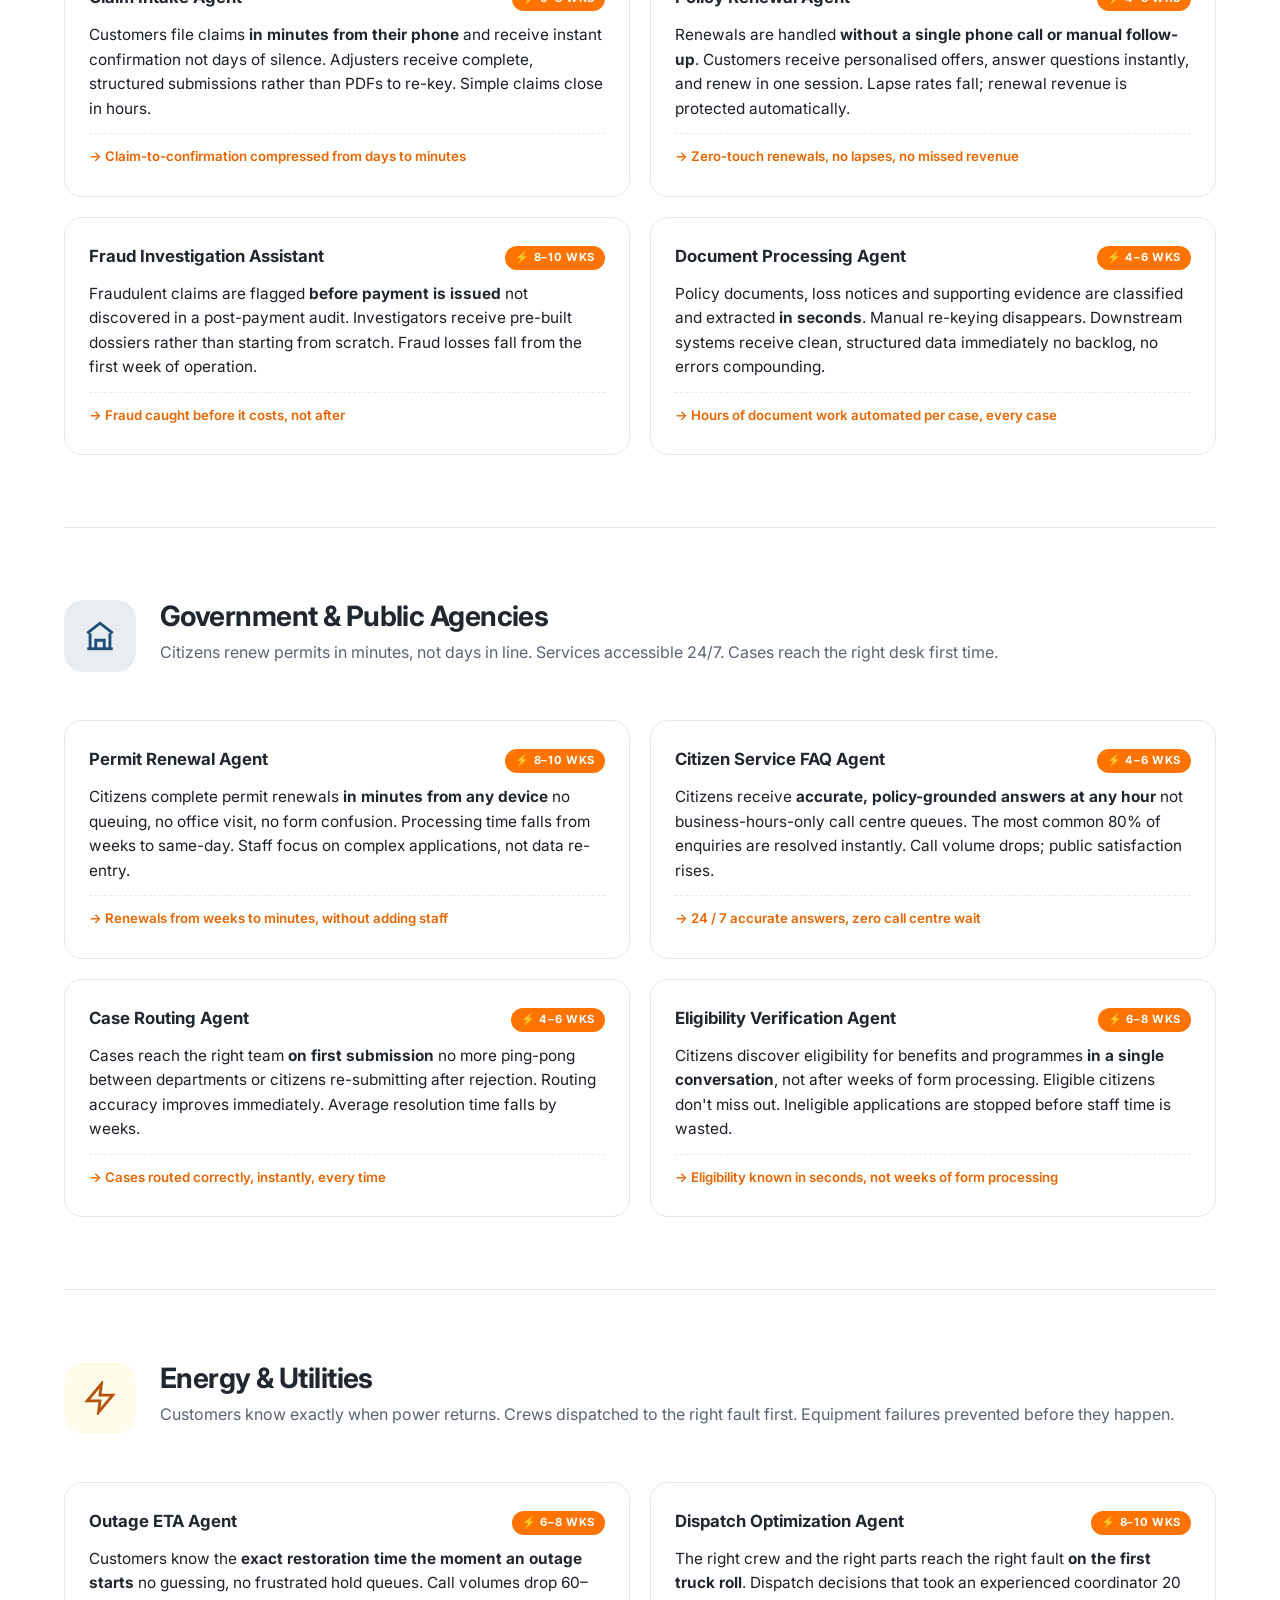
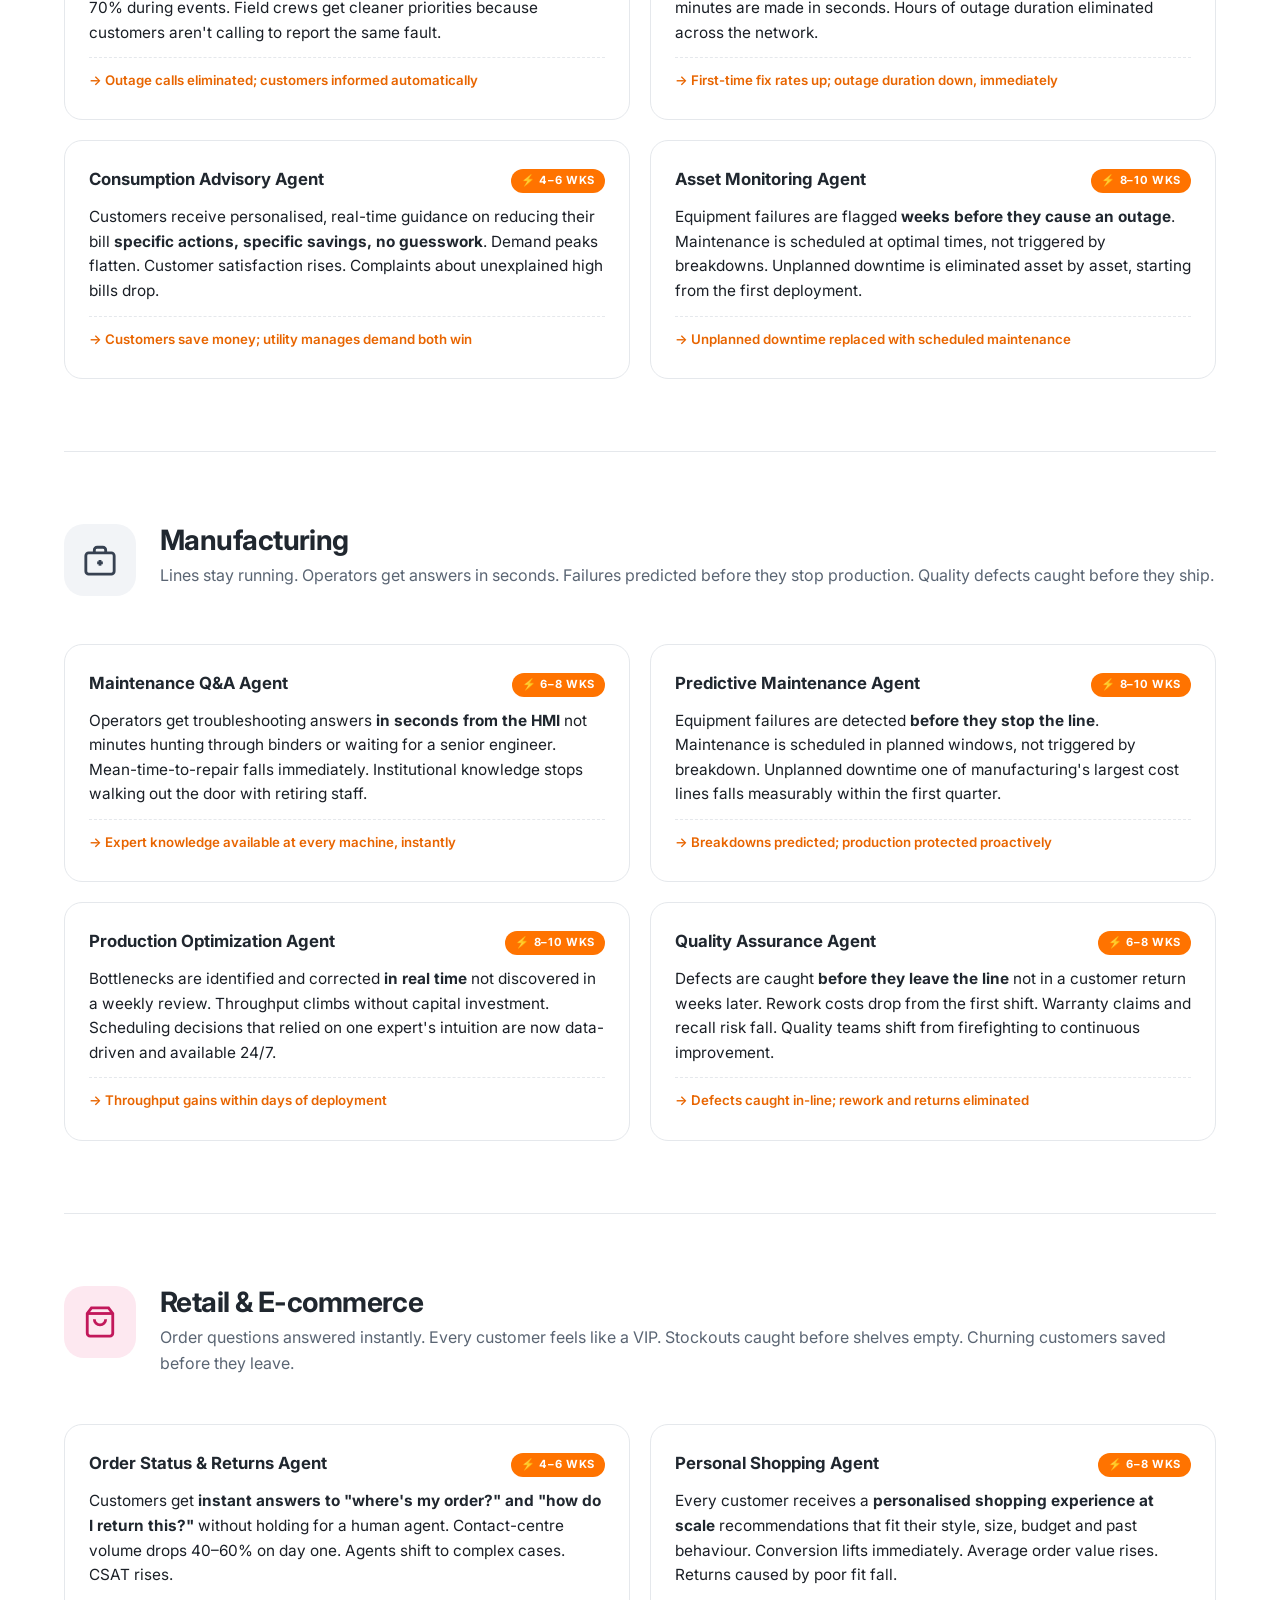
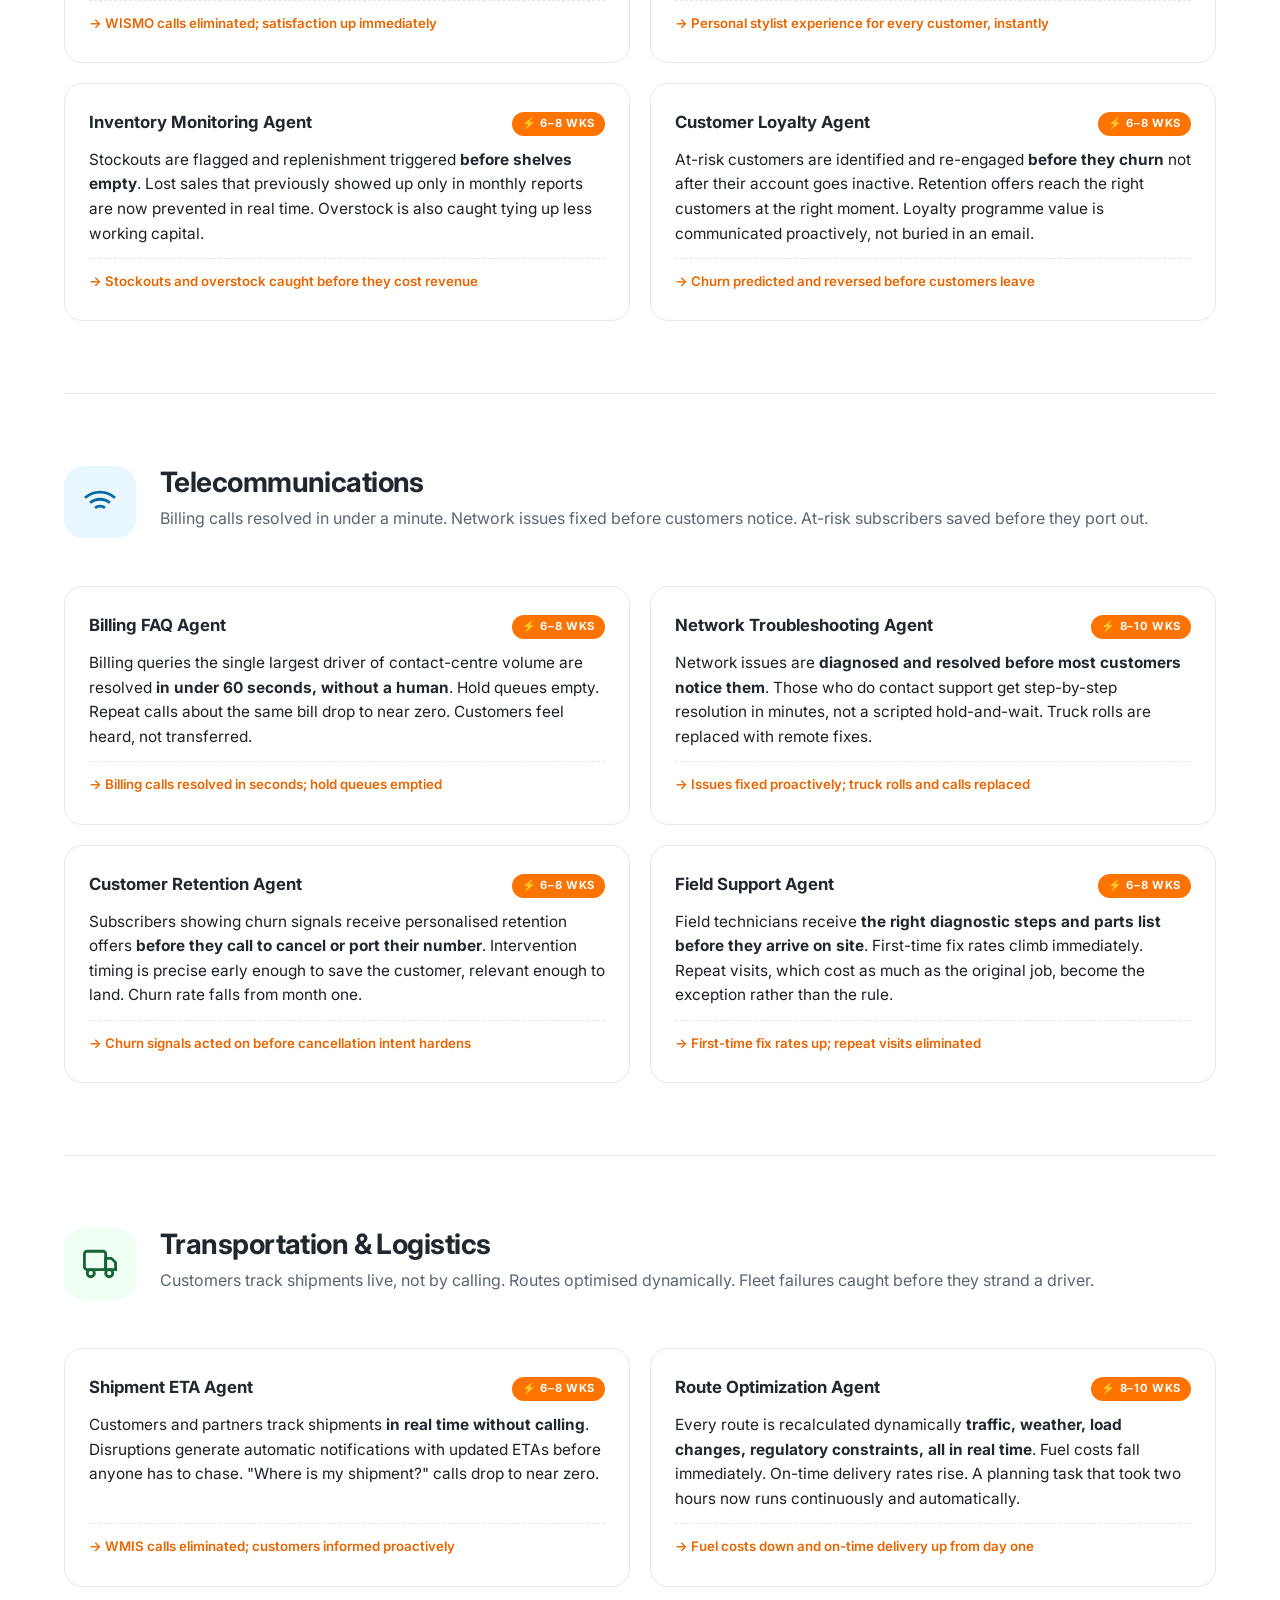
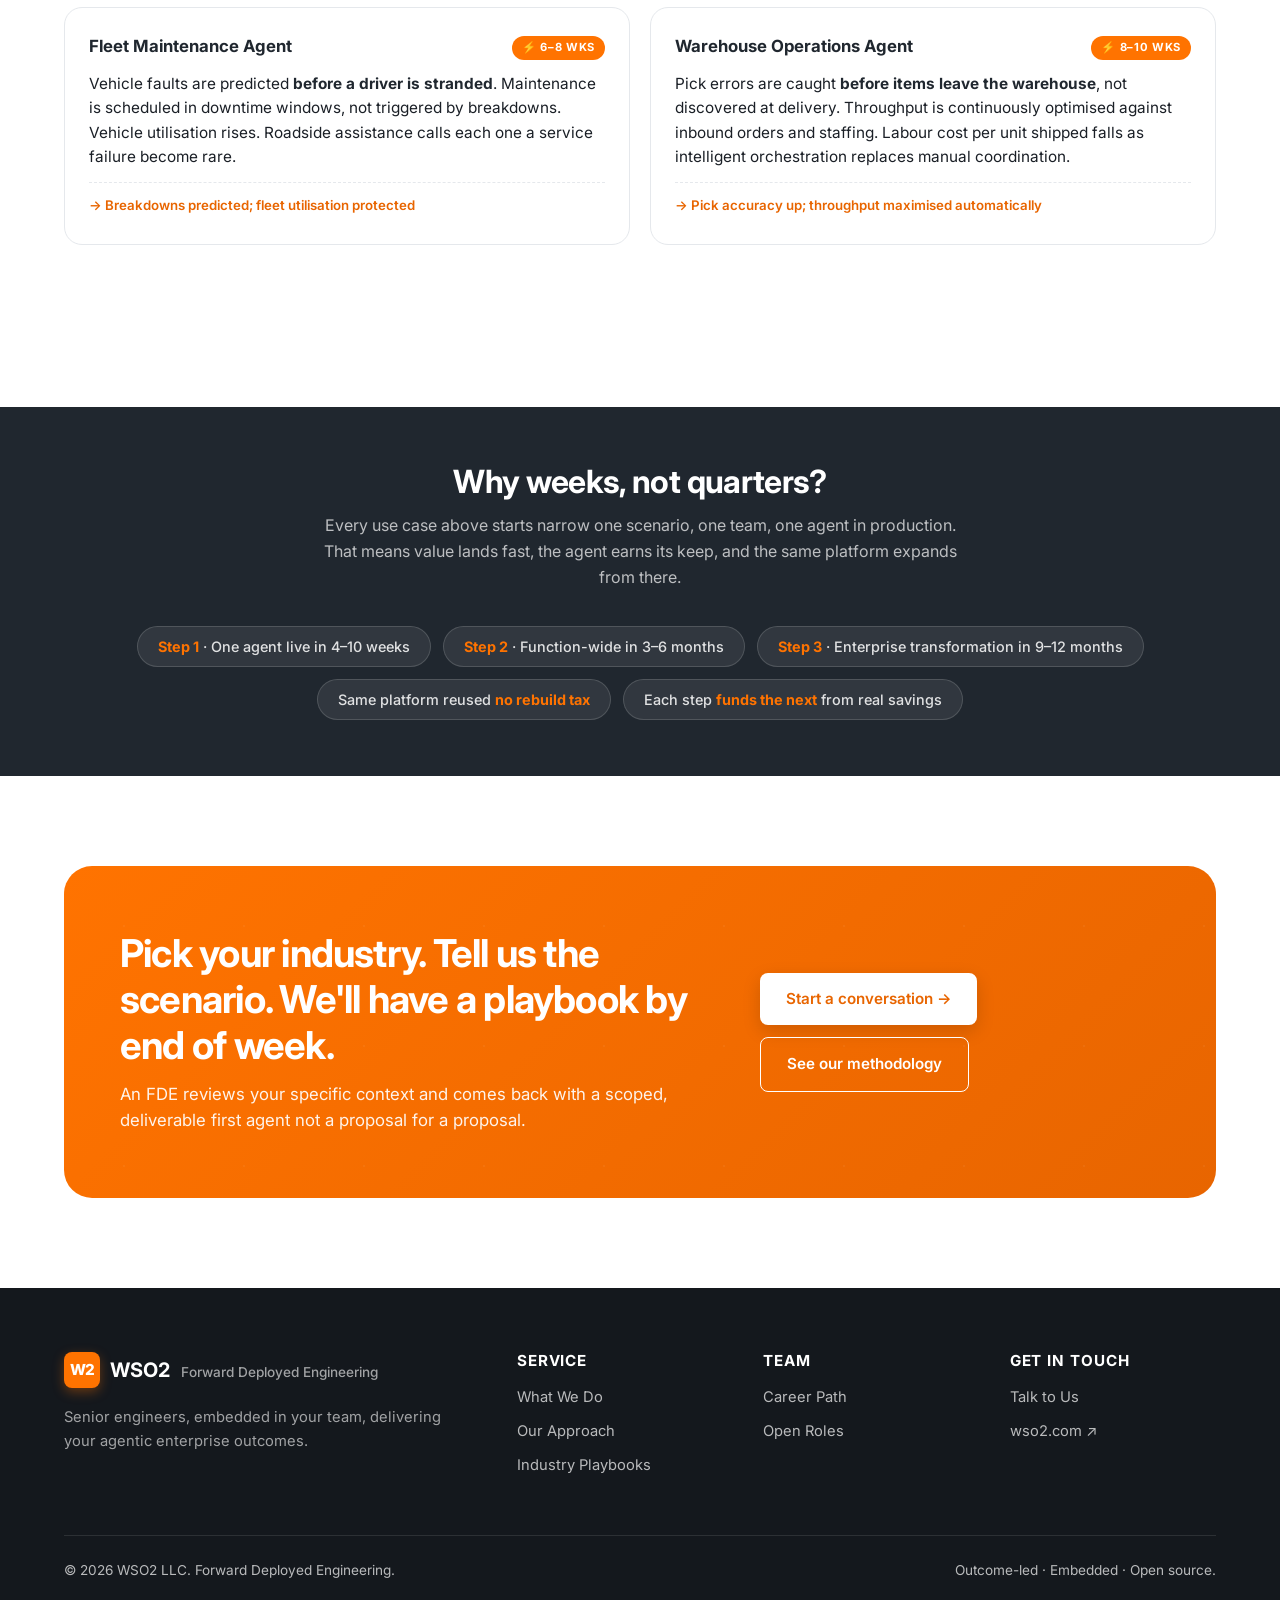
<file: industry-playbooks.html>
<!doctype html>
<html lang="en">
  <head>
    <meta charset="UTF-8" />
    <meta name="viewport" content="width=device-width, initial-scale=1" />
    <title>Industry Playbooks | AI outcomes, weeks to deploy WSO2 FDE</title>
    <meta
      name="description"
      content="Forty AI use cases across ten industries. See the business value each delivers  and why an FDE ships them in weeks, not quarters."
    />
    <link rel="preconnect" href="https://fonts.googleapis.com" />
    <link
      href="https://fonts.googleapis.com/css2?family=Inter:wght@300;400;500;600;700;800&display=swap"
      rel="stylesheet"
    />
    <link rel="stylesheet" href="assets/styles.css" />
    <style>
      /* ── Industry page overrides ─────────────────────────────── */
      .ind-hero-stat {
        display: flex;
        gap: 40px;
        margin-top: 36px;
        flex-wrap: wrap;
      }
      .ind-hero-stat .stat {
        display: flex;
        flex-direction: column;
      }
      .ind-hero-stat .stat strong {
        font-size: 2rem;
        font-weight: 800;
        color: var(--wso2-orange);
        line-height: 1;
      }
      .ind-hero-stat .stat span {
        font-size: 0.82rem;
        color: var(--wso2-text-muted);
        margin-top: 4px;
      }

      /* ── Industry section ────────────────────────────────────── */
      .ind-section {
        padding: 72px 0;
        border-bottom: 1px solid var(--wso2-border);
      }
      .ind-section:last-of-type {
        border-bottom: none;
      }
      .ind-header {
        display: flex;
        align-items: flex-start;
        gap: 24px;
        margin-bottom: 48px;
      }
      .ind-icon {
        width: 72px;
        height: 72px;
        border-radius: 20px;
        flex-shrink: 0;
        display: grid;
        place-items: center;
      }
      .ind-header-text h2 {
        font-size: 1.75rem;
        margin: 0 0 6px;
      }
      .ind-header-text p {
        color: var(--wso2-text-muted);
        margin: 0;
        font-size: 1rem;
      }

      /* ── Use-case cards ──────────────────────────────────────── */
      .uc-grid {
        display: grid;
        grid-template-columns: repeat(2, 1fr);
        gap: 20px;
      }
      @media (max-width: 760px) {
        .uc-grid {
          grid-template-columns: 1fr;
        }
      }
      .uc-card {
        border: 1px solid var(--wso2-border);
        border-radius: var(--radius-lg);
        padding: 28px 24px;
        background: #fff;
        display: flex;
        flex-direction: column;
        gap: 12px;
        transition: all var(--transition);
      }
      .uc-card:hover {
        border-color: var(--wso2-orange);
        box-shadow: var(--shadow-md);
        transform: translateY(-2px);
      }
      .uc-card-top {
        display: flex;
        align-items: flex-start;
        justify-content: space-between;
        gap: 12px;
      }
      .uc-name {
        font-size: 1.05rem;
        font-weight: 700;
        color: var(--wso2-navy);
        line-height: 1.3;
      }
      .uc-badge {
        flex-shrink: 0;
        font-size: 0.7rem;
        font-weight: 700;
        letter-spacing: 0.06em;
        text-transform: uppercase;
        color: #fff;
        background: var(--wso2-orange);
        border-radius: 20px;
        padding: 3px 10px;
        white-space: nowrap;
      }
      .uc-value {
        font-size: 0.96rem;
        color: var(--wso2-text);
        line-height: 1.6;
      }
      .uc-value strong {
        color: var(--wso2-navy);
      }
      .uc-speed {
        margin-top: auto;
        padding-top: 12px;
        border-top: 1px dashed var(--wso2-border);
        font-size: 0.83rem;
        color: var(--wso2-orange-deep);
        font-weight: 600;
        display: flex;
        align-items: center;
        gap: 6px;
      }

      /* ── Speed strip ─────────────────────────────────────────── */
      .speed-strip {
        background: var(--wso2-navy);
        padding: 56px 0;
        text-align: center;
      }
      .speed-strip h2 {
        color: #fff;
        font-size: 2rem;
        margin: 0 0 12px;
      }
      .speed-strip p {
        color: rgba(255, 255, 255, 0.7);
        max-width: 640px;
        margin: 0 auto 36px;
      }
      .speed-pills {
        display: flex;
        flex-wrap: wrap;
        justify-content: center;
        gap: 12px;
      }
      .speed-pill {
        background: rgba(255, 255, 255, 0.08);
        border: 1px solid rgba(255, 255, 255, 0.15);
        border-radius: 24px;
        padding: 8px 20px;
        color: rgba(255, 255, 255, 0.85);
        font-size: 0.9rem;
        font-weight: 500;
      }
      .speed-pill strong {
        color: #ff7300;
      }

      /* ── colour helpers per industry ─────────────────────────── */
      .ico-health {
        background: #e6f7f2;
        color: #0d8f6a;
      }
      .ico-finance {
        background: #e8f0fb;
        color: #2563eb;
      }
      .ico-edu {
        background: #f0ebf9;
        color: #7c3aed;
      }
      .ico-ins {
        background: #fff0e8;
        color: #d95f00;
      }
      .ico-gov {
        background: #e8edf2;
        color: #1e4d78;
      }
      .ico-energy {
        background: #fffbea;
        color: #b45309;
      }
      .ico-mfg {
        background: #f2f4f7;
        color: #374151;
      }
      .ico-retail {
        background: #fde8f0;
        color: #c2185b;
      }
      .ico-telco {
        background: #e8f7ff;
        color: #0369a1;
      }
      .ico-transport {
        background: #f0fff4;
        color: #166534;
      }
    </style>
  </head>
  <body>
    <header class="nav">
      <div class="nav-inner">
        <a href="index.html" class="logo">
          <div class="logo-mark">W2</div>
          <span
            >WSO2
            <span class="logo-sub">Forward Deployed Engineering</span></span
          >
        </a>
        <button class="nav-toggle" aria-label="Toggle navigation">
          <span></span><span></span><span></span>
        </button>
        <nav>
          <ul class="nav-links">
            <li><a href="index.html">Home</a></li>
            <li><a href="services.html">What We Do</a></li>
            <li><a href="approach.html">Our Approach</a></li>
            <li>
              <a href="industry-playbooks.html" class="active"
                >Industry Playbooks</a
              >
            </li>
            <li><a href="careers.html">Careers</a></li>
            <li>
              <a
                href="contact.html"
                class="btn btn-primary"
                style="padding: 10px 20px"
                >Talk to Us</a
              >
            </li>
          </ul>
        </nav>
      </div>
    </header>

    <!-- ===== HERO ===== -->
    <section class="page-hero">
      <div class="container">
        <div class="crumbs">
          <a href="index.html">Home</a> · <span>Industry Playbooks</span>
        </div>
        <span class="eyebrow">AI outcomes, delivered in weeks</span>
        <h1>Forty moments where waiting stops.</h1>
        <p style="max-width: 680px">
          Across ten industries, the same pattern plays out: a business process
          that used to take days, weeks, or a queue now resolved in seconds by
          an AI agent. Each one is live in weeks, not quarters.
        </p>
        <div class="ind-hero-stat">
          <div class="stat">
            <strong>10</strong><span>industry verticals</span>
          </div>
          <div class="stat"><strong>40</strong><span>AI use cases</span></div>
          <div class="stat">
            <strong>4–10 wks</strong
            ><span>typical time to first agent in production</span>
          </div>
          <div class="stat">
            <strong>0</strong><span>months of waiting for value</span>
          </div>
        </div>
      </div>
    </section>

    <!-- ===== INDUSTRIES ===== -->
    <section style="padding-top: 16px">
      <div class="container">
        <!-- HEALTHCARE -->
        <div class="ind-section reveal">
          <div class="ind-header">
            <div class="ind-icon ico-health">
              <svg
                width="34"
                height="34"
                viewBox="0 0 24 24"
                fill="none"
                stroke="currentColor"
                stroke-width="2"
              >
                <path d="M22 12h-4l-3 9L9 3l-3 9H2" />
              </svg>
            </div>
            <div class="ind-header-text">
              <h2>Healthcare</h2>
              <p>
                Clinical teams freed from admin. Patients answered in seconds,
                not days. Care authorised before it's needed.
              </p>
            </div>
          </div>
          <div class="uc-grid">
            <div class="uc-card">
              <div class="uc-card-top">
                <span class="uc-name">Prior-Authorization Agent</span>
                <span class="uc-badge">⚡ 6–8 wks</span>
              </div>
              <p class="uc-value">
                Patients receive care approval in
                <strong>hours, not weeks</strong>. Clinicians spend zero time
                chasing payers the agent files, tracks and escalates
                automatically. Denial rates drop as submissions arrive complete
                every time.
              </p>
              <div class="uc-speed">
                → Hundreds of admin hours recovered per clinic per month
              </div>
            </div>
            <div class="uc-card">
              <div class="uc-card-top">
                <span class="uc-name">Appointment Coordination Agent</span>
                <span class="uc-badge">⚡ 4–6 wks</span>
              </div>
              <p class="uc-value">
                Patients book, reschedule and confirm at any hour
                <strong>no hold music, no callbacks</strong>. No-show rates fall
                as reminders arrive at exactly the right moment. Front-desk
                staff shift to care, not calendars.
              </p>
              <div class="uc-speed">
                → Scheduling resolved 24 / 7 without adding headcount
              </div>
            </div>
            <div class="uc-card">
              <div class="uc-card-top">
                <span class="uc-name">Medical Record Summary Agent</span>
                <span class="uc-badge">⚡ 6–8 wks</span>
              </div>
              <p class="uc-value">
                Clinicians see a
                <strong>complete, structured patient summary in seconds</strong>
                not 40 minutes hunting across systems before a consult. Faster
                context means faster, safer decisions and more time per patient.
              </p>
              <div class="uc-speed">
                → Every clinician starts every consult fully informed
              </div>
            </div>
            <div class="uc-card">
              <div class="uc-card-top">
                <span class="uc-name">Patient FAQ Agent</span>
                <span class="uc-badge">⚡ 4–6 wks</span>
              </div>
              <p class="uc-value">
                Patients get accurate answers about medications, discharge, and
                follow-ups
                <strong>at midnight, not the next business day</strong>. Anxiety
                falls. Readmissions driven by confusion fall. Call volume drops
                immediately.
              </p>
              <div class="uc-speed">
                → Patient questions resolved instantly, around the clock
              </div>
            </div>
          </div>
        </div>

        <!-- BANKING & FINANCE -->
        <div class="ind-section reveal">
          <div class="ind-header">
            <div class="ind-icon ico-finance">
              <svg
                width="34"
                height="34"
                viewBox="0 0 24 24"
                fill="none"
                stroke="currentColor"
                stroke-width="2"
              >
                <line x1="12" y1="1" x2="12" y2="23" />
                <path d="M17 5H9.5a3.5 3.5 0 000 7h5a3.5 3.5 0 010 7H6" />
              </svg>
            </div>
            <div class="ind-header-text">
              <h2>Banking &amp; Financial Services</h2>
              <p>
                Customers onboarded in minutes. Fraud stopped in real time.
                Compliance running continuously, not quarterly.
              </p>
            </div>
          </div>
          <div class="uc-grid">
            <div class="uc-card">
              <div class="uc-card-top">
                <span class="uc-name">KYC Verification Agent</span>
                <span class="uc-badge">⚡ 6–8 wks</span>
              </div>
              <p class="uc-value">
                Customers complete onboarding
                <strong>in minutes, not weeks</strong>. Documents are
                classified, extracted and validated automatically nothing lost
                in an email chain, nothing re-keyed by hand. Drop-off rates
                plummet.
              </p>
              <div class="uc-speed">
                → Onboarding friction eliminated at the very first touchpoint
              </div>
            </div>
            <div class="uc-card">
              <div class="uc-card-top">
                <span class="uc-name">Loan Pre-Screening Agent</span>
                <span class="uc-badge">⚡ 6–8 wks</span>
              </div>
              <p class="uc-value">
                Applicants receive eligibility decisions
                <strong>in seconds, not days</strong>. Underwriters work on
                exceptions, not triage. Conversion rises because customers get
                an answer while they still want the product.
              </p>
              <div class="uc-speed">
                → Pre-screening compressed from days to under a minute
              </div>
            </div>
            <div class="uc-card">
              <div class="uc-card-top">
                <span class="uc-name">Fraud Detection Agent</span>
                <span class="uc-badge">⚡ 8–10 wks</span>
              </div>
              <p class="uc-value">
                Suspicious transactions are flagged and paused
                <strong>before they clear</strong> not discovered in a monthly
                review. Legitimate customers experience zero added friction.
                Fraud losses fall from day one of operation.
              </p>
              <div class="uc-speed">
                → Every transaction assessed in real time, automatically
              </div>
            </div>
            <div class="uc-card">
              <div class="uc-card-top">
                <span class="uc-name">Compliance Monitoring Agent</span>
                <span class="uc-badge">⚡ 8–10 wks</span>
              </div>
              <p class="uc-value">
                Compliance runs
                <strong>continuously, not in quarterly scrambles</strong>.
                Violations surface the moment they occur. Audit preparation
                becomes a report pull, not a weeks-long exercise. Regulatory
                risk shrinks measurably.
              </p>
              <div class="uc-speed">
                → Continuous compliance with instant breach detection
              </div>
            </div>
          </div>
        </div>

        <!-- EDUCATION -->
        <div class="ind-section reveal">
          <div class="ind-header">
            <div class="ind-icon ico-edu">
              <svg
                width="34"
                height="34"
                viewBox="0 0 24 24"
                fill="none"
                stroke="currentColor"
                stroke-width="2"
              >
                <path d="M22 10L12 5 2 10l10 5 10-5z" />
                <path d="M6 12v5c3 3 9 3 12 0v-5" />
              </svg>
            </div>
            <div class="ind-header-text">
              <h2>Education</h2>
              <p>
                Students answered at 2 am before deadlines. At-risk learners
                flagged weeks before they drop out. IT resolved in minutes.
              </p>
            </div>
          </div>
          <div class="uc-grid">
            <div class="uc-card">
              <div class="uc-card-top">
                <span class="uc-name">Registration &amp; Aid Agent</span>
                <span class="uc-badge">⚡ 4–6 wks</span>
              </div>
              <p class="uc-value">
                Students get precise answers on registration, financial aid, and
                deadlines <strong>at 2 am before the deadline</strong> not at
                the next available advisor slot. Mis-registrations and missed
                aid applications disappear.
              </p>
              <div class="uc-speed">
                → Every enrolment question answered instantly, any hour
              </div>
            </div>
            <div class="uc-card">
              <div class="uc-card-top">
                <span class="uc-name">Course Recommendation Agent</span>
                <span class="uc-badge">⚡ 4–6 wks</span>
              </div>
              <p class="uc-value">
                Students find the right academic path
                <strong>in one conversation, not three advisor meetings</strong
                >. Recommendations match degree requirements, career goals and
                prerequisites simultaneously no more wrong enrolments discovered
                at graduation.
              </p>
              <div class="uc-speed">
                → Personalised pathways delivered at scale, instantly
              </div>
            </div>
            <div class="uc-card">
              <div class="uc-card-top">
                <span class="uc-name">Student Success Agent</span>
                <span class="uc-badge">⚡ 6–8 wks</span>
              </div>
              <p class="uc-value">
                At-risk students are identified and contacted
                <strong>weeks before they drop out</strong>, not after it's too
                late. Interventions are targeted, not blanket emails. Retention
                rates improve without adding advisor headcount.
              </p>
              <div class="uc-speed">
                → Dropout predicted and prevented, proactively
              </div>
            </div>
            <div class="uc-card">
              <div class="uc-card-top">
                <span class="uc-name">Campus IT Support Agent</span>
                <span class="uc-badge">⚡ 4–6 wks</span>
              </div>
              <p class="uc-value">
                Common IT issues password resets, VPN, software access are
                resolved <strong>in under two minutes, any time of day</strong>.
                The helpdesk queue empties. Tier-1 agents move to higher-value
                work. Students keep studying.
              </p>
              <div class="uc-speed">
                → IT friction eliminated without scaling the support team
              </div>
            </div>
          </div>
        </div>

        <!-- INSURANCE -->
        <div class="ind-section reveal">
          <div class="ind-header">
            <div class="ind-icon ico-ins">
              <svg
                width="34"
                height="34"
                viewBox="0 0 24 24"
                fill="none"
                stroke="currentColor"
                stroke-width="2"
              >
                <path d="M12 22s8-4 8-10V5l-8-3-8 3v7c0 6 8 10 8 10z" />
              </svg>
            </div>
            <div class="ind-header-text">
              <h2>Insurance</h2>
              <p>
                Claims filed in minutes. Renewals handled without a call. Fraud
                stopped before payment. Documents processed in seconds.
              </p>
            </div>
          </div>
          <div class="uc-grid">
            <div class="uc-card">
              <div class="uc-card-top">
                <span class="uc-name">Claim Intake Agent</span>
                <span class="uc-badge">⚡ 6–8 wks</span>
              </div>
              <p class="uc-value">
                Customers file claims
                <strong>in minutes from their phone</strong> and receive instant
                confirmation not days of silence. Adjusters receive complete,
                structured submissions rather than PDFs to re-key. Simple claims
                close in hours.
              </p>
              <div class="uc-speed">
                → Claim-to-confirmation compressed from days to minutes
              </div>
            </div>
            <div class="uc-card">
              <div class="uc-card-top">
                <span class="uc-name">Policy Renewal Agent</span>
                <span class="uc-badge">⚡ 4–6 wks</span>
              </div>
              <p class="uc-value">
                Renewals are handled
                <strong>without a single phone call or manual follow-up</strong
                >. Customers receive personalised offers, answer questions
                instantly, and renew in one session. Lapse rates fall; renewal
                revenue is protected automatically.
              </p>
              <div class="uc-speed">
                → Zero-touch renewals, no lapses, no missed revenue
              </div>
            </div>
            <div class="uc-card">
              <div class="uc-card-top">
                <span class="uc-name">Fraud Investigation Assistant</span>
                <span class="uc-badge">⚡ 8–10 wks</span>
              </div>
              <p class="uc-value">
                Fraudulent claims are flagged
                <strong>before payment is issued</strong> not discovered in a
                post-payment audit. Investigators receive pre-built dossiers
                rather than starting from scratch. Fraud losses fall from the
                first week of operation.
              </p>
              <div class="uc-speed">
                → Fraud caught before it costs, not after
              </div>
            </div>
            <div class="uc-card">
              <div class="uc-card-top">
                <span class="uc-name">Document Processing Agent</span>
                <span class="uc-badge">⚡ 4–6 wks</span>
              </div>
              <p class="uc-value">
                Policy documents, loss notices and supporting evidence are
                classified and extracted <strong>in seconds</strong>. Manual
                re-keying disappears. Downstream systems receive clean,
                structured data immediately no backlog, no errors compounding.
              </p>
              <div class="uc-speed">
                → Hours of document work automated per case, every case
              </div>
            </div>
          </div>
        </div>

        <!-- GOVERNMENT -->
        <div class="ind-section reveal">
          <div class="ind-header">
            <div class="ind-icon ico-gov">
              <svg
                width="34"
                height="34"
                viewBox="0 0 24 24"
                fill="none"
                stroke="currentColor"
                stroke-width="2"
              >
                <line x1="3" y1="21" x2="21" y2="21" />
                <path d="M3 10l9-7 9 7M5 21V10M19 21V10M9 21v-6h6v6" />
              </svg>
            </div>
            <div class="ind-header-text">
              <h2>Government &amp; Public Agencies</h2>
              <p>
                Citizens renew permits in minutes, not days in line. Services
                accessible 24/7. Cases reach the right desk first time.
              </p>
            </div>
          </div>
          <div class="uc-grid">
            <div class="uc-card">
              <div class="uc-card-top">
                <span class="uc-name">Permit Renewal Agent</span>
                <span class="uc-badge">⚡ 8–10 wks</span>
              </div>
              <p class="uc-value">
                Citizens complete permit renewals
                <strong>in minutes from any device</strong> no queuing, no
                office visit, no form confusion. Processing time falls from
                weeks to same-day. Staff focus on complex applications, not data
                re-entry.
              </p>
              <div class="uc-speed">
                → Renewals from weeks to minutes, without adding staff
              </div>
            </div>
            <div class="uc-card">
              <div class="uc-card-top">
                <span class="uc-name">Citizen Service FAQ Agent</span>
                <span class="uc-badge">⚡ 4–6 wks</span>
              </div>
              <p class="uc-value">
                Citizens receive
                <strong>accurate, policy-grounded answers at any hour</strong>
                not business-hours-only call centre queues. The most common 80%
                of enquiries are resolved instantly. Call volume drops; public
                satisfaction rises.
              </p>
              <div class="uc-speed">
                → 24 / 7 accurate answers, zero call centre wait
              </div>
            </div>
            <div class="uc-card">
              <div class="uc-card-top">
                <span class="uc-name">Case Routing Agent</span>
                <span class="uc-badge">⚡ 4–6 wks</span>
              </div>
              <p class="uc-value">
                Cases reach the right team
                <strong>on first submission</strong> no more ping-pong between
                departments or citizens re-submitting after rejection. Routing
                accuracy improves immediately. Average resolution time falls by
                weeks.
              </p>
              <div class="uc-speed">
                → Cases routed correctly, instantly, every time
              </div>
            </div>
            <div class="uc-card">
              <div class="uc-card-top">
                <span class="uc-name">Eligibility Verification Agent</span>
                <span class="uc-badge">⚡ 6–8 wks</span>
              </div>
              <p class="uc-value">
                Citizens discover eligibility for benefits and programmes
                <strong>in a single conversation</strong>, not after weeks of
                form processing. Eligible citizens don't miss out. Ineligible
                applications are stopped before staff time is wasted.
              </p>
              <div class="uc-speed">
                → Eligibility known in seconds, not weeks of form processing
              </div>
            </div>
          </div>
        </div>

        <!-- ENERGY -->
        <div class="ind-section reveal">
          <div class="ind-header">
            <div class="ind-icon ico-energy">
              <svg
                width="34"
                height="34"
                viewBox="0 0 24 24"
                fill="none"
                stroke="currentColor"
                stroke-width="2"
              >
                <polygon points="13 2 3 14 12 14 11 22 21 10 12 10 13 2" />
              </svg>
            </div>
            <div class="ind-header-text">
              <h2>Energy &amp; Utilities</h2>
              <p>
                Customers know exactly when power returns. Crews dispatched to
                the right fault first. Equipment failures prevented before they
                happen.
              </p>
            </div>
          </div>
          <div class="uc-grid">
            <div class="uc-card">
              <div class="uc-card-top">
                <span class="uc-name">Outage ETA Agent</span>
                <span class="uc-badge">⚡ 6–8 wks</span>
              </div>
              <p class="uc-value">
                Customers know the
                <strong
                  >exact restoration time the moment an outage starts</strong
                >
                no guessing, no frustrated hold queues. Call volumes drop 60–70%
                during events. Field crews get cleaner priorities because
                customers aren't calling to report the same fault.
              </p>
              <div class="uc-speed">
                → Outage calls eliminated; customers informed automatically
              </div>
            </div>
            <div class="uc-card">
              <div class="uc-card-top">
                <span class="uc-name">Dispatch Optimization Agent</span>
                <span class="uc-badge">⚡ 8–10 wks</span>
              </div>
              <p class="uc-value">
                The right crew and the right parts reach the right fault
                <strong>on the first truck roll</strong>. Dispatch decisions
                that took an experienced coordinator 20 minutes are made in
                seconds. Hours of outage duration eliminated across the network.
              </p>
              <div class="uc-speed">
                → First-time fix rates up; outage duration down, immediately
              </div>
            </div>
            <div class="uc-card">
              <div class="uc-card-top">
                <span class="uc-name">Consumption Advisory Agent</span>
                <span class="uc-badge">⚡ 4–6 wks</span>
              </div>
              <p class="uc-value">
                Customers receive personalised, real-time guidance on reducing
                their bill
                <strong>specific actions, specific savings, no guesswork</strong
                >. Demand peaks flatten. Customer satisfaction rises. Complaints
                about unexplained high bills drop.
              </p>
              <div class="uc-speed">
                → Customers save money; utility manages demand both win
              </div>
            </div>
            <div class="uc-card">
              <div class="uc-card-top">
                <span class="uc-name">Asset Monitoring Agent</span>
                <span class="uc-badge">⚡ 8–10 wks</span>
              </div>
              <p class="uc-value">
                Equipment failures are flagged
                <strong>weeks before they cause an outage</strong>. Maintenance
                is scheduled at optimal times, not triggered by breakdowns.
                Unplanned downtime is eliminated asset by asset, starting from
                the first deployment.
              </p>
              <div class="uc-speed">
                → Unplanned downtime replaced with scheduled maintenance
              </div>
            </div>
          </div>
        </div>

        <!-- MANUFACTURING -->
        <div class="ind-section reveal">
          <div class="ind-header">
            <div class="ind-icon ico-mfg">
              <svg
                width="34"
                height="34"
                viewBox="0 0 24 24"
                fill="none"
                stroke="currentColor"
                stroke-width="2"
              >
                <rect x="2" y="7" width="20" height="15" rx="2" />
                <path d="M16 7V5a2 2 0 00-2-2h-4a2 2 0 00-2 2v2" />
                <line x1="12" y1="12" x2="12" y2="16" />
                <line x1="10" y1="14" x2="14" y2="14" />
              </svg>
            </div>
            <div class="ind-header-text">
              <h2>Manufacturing</h2>
              <p>
                Lines stay running. Operators get answers in seconds. Failures
                predicted before they stop production. Quality defects caught
                before they ship.
              </p>
            </div>
          </div>
          <div class="uc-grid">
            <div class="uc-card">
              <div class="uc-card-top">
                <span class="uc-name">Maintenance Q&amp;A Agent</span>
                <span class="uc-badge">⚡ 6–8 wks</span>
              </div>
              <p class="uc-value">
                Operators get troubleshooting answers
                <strong>in seconds from the HMI</strong> not minutes hunting
                through binders or waiting for a senior engineer.
                Mean-time-to-repair falls immediately. Institutional knowledge
                stops walking out the door with retiring staff.
              </p>
              <div class="uc-speed">
                → Expert knowledge available at every machine, instantly
              </div>
            </div>
            <div class="uc-card">
              <div class="uc-card-top">
                <span class="uc-name">Predictive Maintenance Agent</span>
                <span class="uc-badge">⚡ 8–10 wks</span>
              </div>
              <p class="uc-value">
                Equipment failures are detected
                <strong>before they stop the line</strong>. Maintenance is
                scheduled in planned windows, not triggered by breakdown.
                Unplanned downtime one of manufacturing's largest cost lines
                falls measurably within the first quarter.
              </p>
              <div class="uc-speed">
                → Breakdowns predicted; production protected proactively
              </div>
            </div>
            <div class="uc-card">
              <div class="uc-card-top">
                <span class="uc-name">Production Optimization Agent</span>
                <span class="uc-badge">⚡ 8–10 wks</span>
              </div>
              <p class="uc-value">
                Bottlenecks are identified and corrected
                <strong>in real time</strong> not discovered in a weekly review.
                Throughput climbs without capital investment. Scheduling
                decisions that relied on one expert's intuition are now
                data-driven and available 24/7.
              </p>
              <div class="uc-speed">
                → Throughput gains within days of deployment
              </div>
            </div>
            <div class="uc-card">
              <div class="uc-card-top">
                <span class="uc-name">Quality Assurance Agent</span>
                <span class="uc-badge">⚡ 6–8 wks</span>
              </div>
              <p class="uc-value">
                Defects are caught
                <strong>before they leave the line</strong> not in a customer
                return weeks later. Rework costs drop from the first shift.
                Warranty claims and recall risk fall. Quality teams shift from
                firefighting to continuous improvement.
              </p>
              <div class="uc-speed">
                → Defects caught in-line; rework and returns eliminated
              </div>
            </div>
          </div>
        </div>

        <!-- RETAIL -->
        <div class="ind-section reveal">
          <div class="ind-header">
            <div class="ind-icon ico-retail">
              <svg
                width="34"
                height="34"
                viewBox="0 0 24 24"
                fill="none"
                stroke="currentColor"
                stroke-width="2"
              >
                <path d="M6 2L3 6v14a2 2 0 002 2h14a2 2 0 002-2V6l-3-4z" />
                <line x1="3" y1="6" x2="21" y2="6" />
                <path d="M16 10a4 4 0 01-8 0" />
              </svg>
            </div>
            <div class="ind-header-text">
              <h2>Retail &amp; E-commerce</h2>
              <p>
                Order questions answered instantly. Every customer feels like a
                VIP. Stockouts caught before shelves empty. Churning customers
                saved before they leave.
              </p>
            </div>
          </div>
          <div class="uc-grid">
            <div class="uc-card">
              <div class="uc-card-top">
                <span class="uc-name">Order Status &amp; Returns Agent</span>
                <span class="uc-badge">⚡ 4–6 wks</span>
              </div>
              <p class="uc-value">
                Customers get
                <strong
                  >instant answers to "where's my order?" and "how do I return
                  this?"</strong
                >
                without holding for a human agent. Contact-centre volume drops
                40–60% on day one. Agents shift to complex cases. CSAT rises.
              </p>
              <div class="uc-speed">
                → WISMO calls eliminated; satisfaction up immediately
              </div>
            </div>
            <div class="uc-card">
              <div class="uc-card-top">
                <span class="uc-name">Personal Shopping Agent</span>
                <span class="uc-badge">⚡ 6–8 wks</span>
              </div>
              <p class="uc-value">
                Every customer receives a
                <strong>personalised shopping experience at scale</strong>
                recommendations that fit their style, size, budget and past
                behaviour. Conversion lifts immediately. Average order value
                rises. Returns caused by poor fit fall.
              </p>
              <div class="uc-speed">
                → Personal stylist experience for every customer, instantly
              </div>
            </div>
            <div class="uc-card">
              <div class="uc-card-top">
                <span class="uc-name">Inventory Monitoring Agent</span>
                <span class="uc-badge">⚡ 6–8 wks</span>
              </div>
              <p class="uc-value">
                Stockouts are flagged and replenishment triggered
                <strong>before shelves empty</strong>. Lost sales that
                previously showed up only in monthly reports are now prevented
                in real time. Overstock is also caught tying up less working
                capital.
              </p>
              <div class="uc-speed">
                → Stockouts and overstock caught before they cost revenue
              </div>
            </div>
            <div class="uc-card">
              <div class="uc-card-top">
                <span class="uc-name">Customer Loyalty Agent</span>
                <span class="uc-badge">⚡ 6–8 wks</span>
              </div>
              <p class="uc-value">
                At-risk customers are identified and re-engaged
                <strong>before they churn</strong> not after their account goes
                inactive. Retention offers reach the right customers at the
                right moment. Loyalty programme value is communicated
                proactively, not buried in an email.
              </p>
              <div class="uc-speed">
                → Churn predicted and reversed before customers leave
              </div>
            </div>
          </div>
        </div>

        <!-- TELECOM -->
        <div class="ind-section reveal">
          <div class="ind-header">
            <div class="ind-icon ico-telco">
              <svg
                width="34"
                height="34"
                viewBox="0 0 24 24"
                fill="none"
                stroke="currentColor"
                stroke-width="2"
              >
                <path
                  d="M5 12.55a11 11 0 0114 0M1.42 9a16 16 0 0121.16 0M8.53 16.11a6 6 0 016.95 0M12 20h0"
                />
              </svg>
            </div>
            <div class="ind-header-text">
              <h2>Telecommunications</h2>
              <p>
                Billing calls resolved in under a minute. Network issues fixed
                before customers notice. At-risk subscribers saved before they
                port out.
              </p>
            </div>
          </div>
          <div class="uc-grid">
            <div class="uc-card">
              <div class="uc-card-top">
                <span class="uc-name">Billing FAQ Agent</span>
                <span class="uc-badge">⚡ 6–8 wks</span>
              </div>
              <p class="uc-value">
                Billing queries the single largest driver of contact-centre
                volume are resolved
                <strong>in under 60 seconds, without a human</strong>. Hold
                queues empty. Repeat calls about the same bill drop to near
                zero. Customers feel heard, not transferred.
              </p>
              <div class="uc-speed">
                → Billing calls resolved in seconds; hold queues emptied
              </div>
            </div>
            <div class="uc-card">
              <div class="uc-card-top">
                <span class="uc-name">Network Troubleshooting Agent</span>
                <span class="uc-badge">⚡ 8–10 wks</span>
              </div>
              <p class="uc-value">
                Network issues are
                <strong
                  >diagnosed and resolved before most customers notice
                  them</strong
                >. Those who do contact support get step-by-step resolution in
                minutes, not a scripted hold-and-wait. Truck rolls are replaced
                with remote fixes.
              </p>
              <div class="uc-speed">
                → Issues fixed proactively; truck rolls and calls replaced
              </div>
            </div>
            <div class="uc-card">
              <div class="uc-card-top">
                <span class="uc-name">Customer Retention Agent</span>
                <span class="uc-badge">⚡ 6–8 wks</span>
              </div>
              <p class="uc-value">
                Subscribers showing churn signals receive personalised retention
                offers
                <strong>before they call to cancel or port their number</strong
                >. Intervention timing is precise early enough to save the
                customer, relevant enough to land. Churn rate falls from month
                one.
              </p>
              <div class="uc-speed">
                → Churn signals acted on before cancellation intent hardens
              </div>
            </div>
            <div class="uc-card">
              <div class="uc-card-top">
                <span class="uc-name">Field Support Agent</span>
                <span class="uc-badge">⚡ 6–8 wks</span>
              </div>
              <p class="uc-value">
                Field technicians receive
                <strong
                  >the right diagnostic steps and parts list before they arrive
                  on site</strong
                >. First-time fix rates climb immediately. Repeat visits, which
                cost as much as the original job, become the exception rather
                than the rule.
              </p>
              <div class="uc-speed">
                → First-time fix rates up; repeat visits eliminated
              </div>
            </div>
          </div>
        </div>

        <!-- TRANSPORT -->
        <div class="ind-section reveal">
          <div class="ind-header">
            <div class="ind-icon ico-transport">
              <svg
                width="34"
                height="34"
                viewBox="0 0 24 24"
                fill="none"
                stroke="currentColor"
                stroke-width="2"
              >
                <rect x="1" y="3" width="15" height="13" rx="2" />
                <polygon points="16 8 20 8 23 11 23 16 16 16 16 8" />
                <circle cx="5.5" cy="18.5" r="2.5" />
                <circle cx="18.5" cy="18.5" r="2.5" />
              </svg>
            </div>
            <div class="ind-header-text">
              <h2>Transportation &amp; Logistics</h2>
              <p>
                Customers track shipments live, not by calling. Routes optimised
                dynamically. Fleet failures caught before they strand a driver.
              </p>
            </div>
          </div>
          <div class="uc-grid">
            <div class="uc-card">
              <div class="uc-card-top">
                <span class="uc-name">Shipment ETA Agent</span>
                <span class="uc-badge">⚡ 6–8 wks</span>
              </div>
              <p class="uc-value">
                Customers and partners track shipments
                <strong>in real time without calling</strong>. Disruptions
                generate automatic notifications with updated ETAs before anyone
                has to chase. "Where is my shipment?" calls drop to near zero.
              </p>
              <div class="uc-speed">
                → WMIS calls eliminated; customers informed proactively
              </div>
            </div>
            <div class="uc-card">
              <div class="uc-card-top">
                <span class="uc-name">Route Optimization Agent</span>
                <span class="uc-badge">⚡ 8–10 wks</span>
              </div>
              <p class="uc-value">
                Every route is recalculated dynamically
                <strong
                  >traffic, weather, load changes, regulatory constraints, all
                  in real time</strong
                >. Fuel costs fall immediately. On-time delivery rates rise. A
                planning task that took two hours now runs continuously and
                automatically.
              </p>
              <div class="uc-speed">
                → Fuel costs down and on-time delivery up from day one
              </div>
            </div>
            <div class="uc-card">
              <div class="uc-card-top">
                <span class="uc-name">Fleet Maintenance Agent</span>
                <span class="uc-badge">⚡ 6–8 wks</span>
              </div>
              <p class="uc-value">
                Vehicle faults are predicted
                <strong>before a driver is stranded</strong>. Maintenance is
                scheduled in downtime windows, not triggered by breakdowns.
                Vehicle utilisation rises. Roadside assistance calls each one a
                service failure become rare.
              </p>
              <div class="uc-speed">
                → Breakdowns predicted; fleet utilisation protected
              </div>
            </div>
            <div class="uc-card">
              <div class="uc-card-top">
                <span class="uc-name">Warehouse Operations Agent</span>
                <span class="uc-badge">⚡ 8–10 wks</span>
              </div>
              <p class="uc-value">
                Pick errors are caught
                <strong>before items leave the warehouse</strong>, not
                discovered at delivery. Throughput is continuously optimised
                against inbound orders and staffing. Labour cost per unit
                shipped falls as intelligent orchestration replaces manual
                coordination.
              </p>
              <div class="uc-speed">
                → Pick accuracy up; throughput maximised automatically
              </div>
            </div>
          </div>
        </div>
      </div>
      <!-- /container -->
    </section>

    <!-- ===== SPEED STRIP ===== -->
    <div class="speed-strip">
      <div class="container">
        <h2>Why weeks, not quarters?</h2>
        <p>
          Every use case above starts narrow one scenario, one team, one agent
          in production. That means value lands fast, the agent earns its keep,
          and the same platform expands from there.
        </p>
        <div class="speed-pills">
          <div class="speed-pill">
            <strong>Step 1</strong> · One agent live in 4–10 weeks
          </div>
          <div class="speed-pill">
            <strong>Step 2</strong> · Function-wide in 3–6 months
          </div>
          <div class="speed-pill">
            <strong>Step 3</strong> · Enterprise transformation in 9–12 months
          </div>
          <div class="speed-pill">
            Same platform reused <strong>no rebuild tax</strong>
          </div>
          <div class="speed-pill">
            Each step <strong>funds the next</strong> from real savings
          </div>
        </div>
      </div>
    </div>

    <!-- ===== CTA ===== -->
    <section>
      <div class="container">
        <div class="cta-banner reveal">
          <div>
            <h2>
              Pick your industry. Tell us the scenario. We'll have a playbook by
              end of week.
            </h2>
            <p>
              An FDE reviews your specific context and comes back with a scoped,
              deliverable first agent not a proposal for a proposal.
            </p>
          </div>
          <div class="cta-actions">
            <a href="contact.html" class="btn btn-primary"
              >Start a conversation →</a
            >
            <a href="approach.html" class="btn btn-secondary"
              >See our methodology</a
            >
          </div>
        </div>
      </div>
    </section>

    <footer class="footer">
      <div class="container">
        <div class="footer-grid">
          <div>
            <div class="logo" style="color: white; margin-bottom: 18px">
              <div class="logo-mark">W2</div>
              <span
                >WSO2
                <span class="logo-sub" style="color: rgba(255, 255, 255, 0.6)"
                  >Forward Deployed Engineering</span
                ></span
              >
            </div>
            <p style="color: rgba(255, 255, 255, 0.6); max-width: 380px">
              Senior engineers, embedded in your team, delivering your agentic
              enterprise outcomes.
            </p>
          </div>
          <div>
            <h4>Service</h4>
            <ul>
              <li><a href="services.html">What We Do</a></li>
              <li><a href="approach.html">Our Approach</a></li>
              <li><a href="industry-playbooks.html">Industry Playbooks</a></li>
            </ul>
          </div>
          <div>
            <h4>Team</h4>
            <ul>
              <li><a href="careers.html">Career Path</a></li>
              <li><a href="careers.html#roles">Open Roles</a></li>
            </ul>
          </div>
          <div>
            <h4>Get in touch</h4>
            <ul>
              <li><a href="contact.html">Talk to Us</a></li>
              <li>
                <a href="https://wso2.com" target="_blank" rel="noopener"
                  >wso2.com ↗</a
                >
              </li>
            </ul>
          </div>
        </div>
        <div class="footer-bottom">
          <span>© 2026 WSO2 LLC. Forward Deployed Engineering.</span>
          <span>Outcome-led · Embedded · Open source.</span>
        </div>
      </div>
    </footer>

    <script src="assets/script.js"></script>
  </body>
</html>
</file>
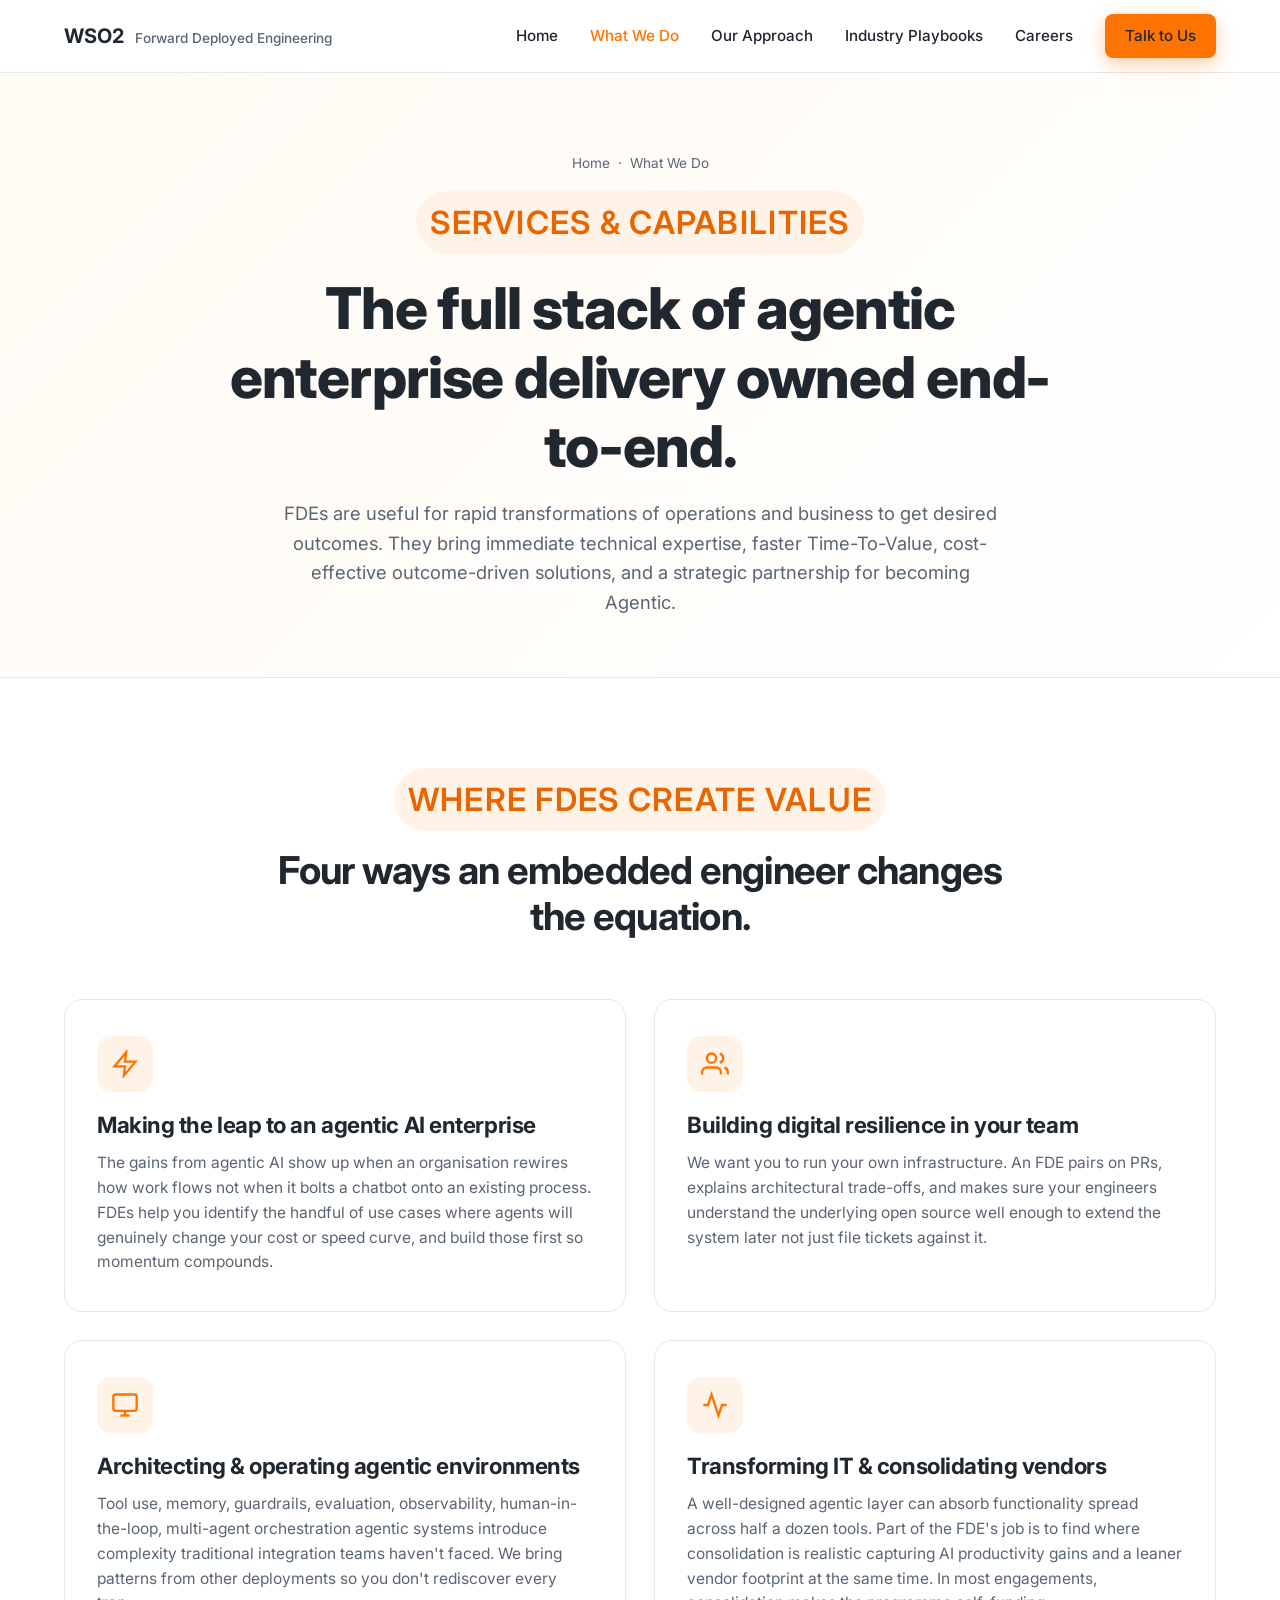
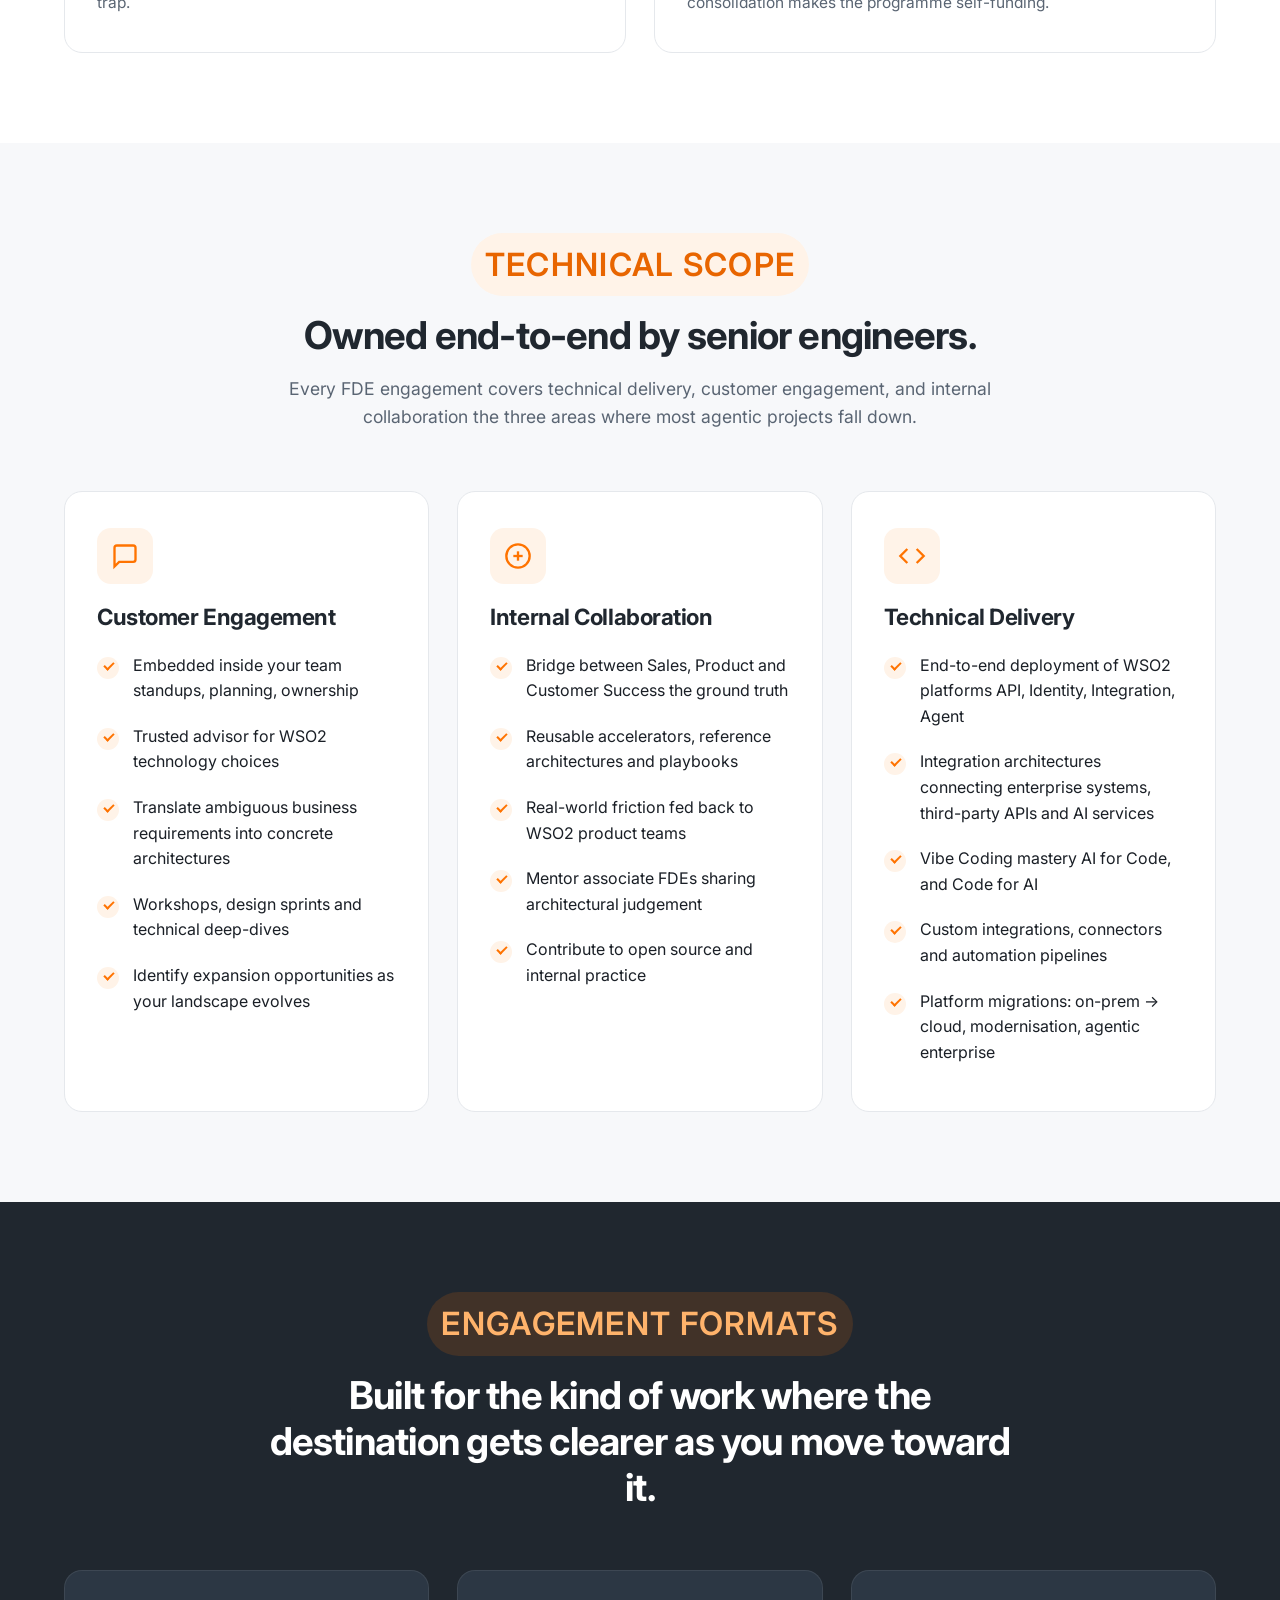
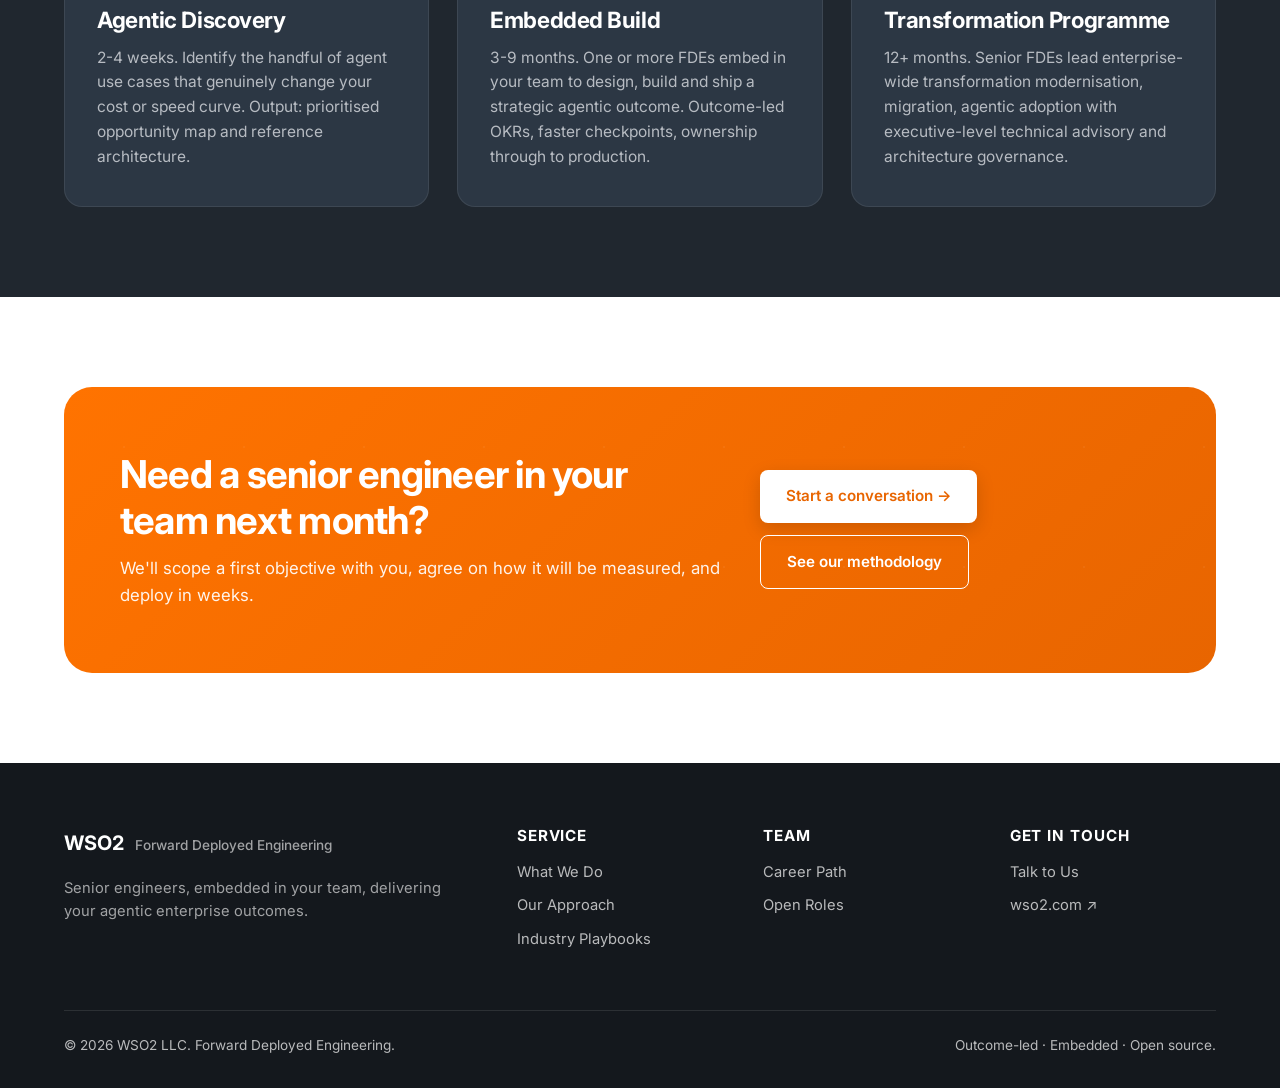
<file: services.html>
<!doctype html>
<html lang="en">
  <head>
    <meta charset="UTF-8" />
    <meta name="viewport" content="width=device-width, initial-scale=1" />
    <title>What FDEs Do | Services & Capabilities WSO2 FDE</title>
    <meta
      name="description"
      content="WSO2 FDEs deliver agentic enterprise transformation: API and integration architecture, identity for AI, agentic platform engineering, migrations, and platform consolidation."
    />
    <link rel="preconnect" href="https://fonts.googleapis.com" />
    <link
      href="https://fonts.googleapis.com/css2?family=Inter:wght@300;400;500;600;700;800&display=swap"
      rel="stylesheet"
    />
    <link rel="stylesheet" href="assets/styles.css" />
  </head>
  <body>
    <header class="nav">
      <div class="nav-inner">
        <a href="index.html" class="logo">
          <span
            >WSO2
            <span class="logo-sub">Forward Deployed Engineering</span></span
          >
        </a>
        <button class="nav-toggle" aria-label="Toggle navigation">
          <span></span><span></span><span></span>
        </button>
        <nav>
          <ul class="nav-links">
            <li><a href="index.html">Home</a></li>
            <li><a href="services.html" class="active">What We Do</a></li>
            <li><a href="approach.html">Our Approach</a></li>
            <li><a href="industry-playbooks.html">Industry Playbooks</a></li>
            <li><a href="careers.html">Careers</a></li>
            <li>
              <a
                href="contact.html"
                class="btn btn-primary"
                style="padding: 10px 20px"
                >Talk to Us</a
              >
            </li>
          </ul>
        </nav>
      </div>
    </header>

    <section class="page-hero">
      <div class="container">
        <div class="crumbs">
          <a href="index.html">Home</a> · <span>What We Do</span>
        </div>
        <span class="eyebrow">Services & Capabilities</span>
        <h1>The full stack of agentic enterprise delivery owned end-to-end.</h1>
        <p>
          FDEs are useful for rapid transformations of operations and business
          to get desired outcomes. They bring immediate technical expertise,
          faster Time-To-Value, cost-effective outcome-driven solutions, and a
          strategic partnership for becoming Agentic.
        </p>
      </div>
    </section>

    <!-- ===== VALUE PROPS ===== -->
    <section>
      <div class="container">
        <div class="section-head reveal">
          <span class="eyebrow">Where FDEs create value</span>
          <h2>Four ways an embedded engineer changes the equation.</h2>
        </div>

        <div class="grid-2">
          <div class="card reveal">
            <div class="icon">
              <svg
                width="28"
                height="28"
                viewBox="0 0 24 24"
                fill="none"
                stroke="currentColor"
                stroke-width="2"
              >
                <path d="M13 2L3 14h9l-1 8 10-12h-9l1-8z" />
              </svg>
            </div>
            <h3>Making the leap to an agentic AI enterprise</h3>
            <p>
              The gains from agentic AI show up when an organisation rewires how
              work flows not when it bolts a chatbot onto an existing process.
              FDEs help you identify the handful of use cases where agents will
              genuinely change your cost or speed curve, and build those first
              so momentum compounds.
            </p>
          </div>
          <div class="card reveal">
            <div class="icon">
              <svg
                width="28"
                height="28"
                viewBox="0 0 24 24"
                fill="none"
                stroke="currentColor"
                stroke-width="2"
              >
                <path d="M17 21v-2a4 4 0 00-4-4H5a4 4 0 00-4 4v2" />
                <circle cx="9" cy="7" r="4" />
                <path d="M23 21v-2a4 4 0 00-3-3.87 M16 3.13a4 4 0 010 7.75" />
              </svg>
            </div>
            <h3>Building digital resilience in your team</h3>
            <p>
              We want you to run your own infrastructure. An FDE pairs on PRs,
              explains architectural trade-offs, and makes sure your engineers
              understand the underlying open source well enough to extend the
              system later not just file tickets against it.
            </p>
          </div>
          <div class="card reveal">
            <div class="icon">
              <svg
                width="28"
                height="28"
                viewBox="0 0 24 24"
                fill="none"
                stroke="currentColor"
                stroke-width="2"
              >
                <rect x="2" y="3" width="20" height="14" rx="2" />
                <line x1="8" y1="21" x2="16" y2="21" />
                <line x1="12" y1="17" x2="12" y2="21" />
              </svg>
            </div>
            <h3>Architecting & operating agentic environments</h3>
            <p>
              Tool use, memory, guardrails, evaluation, observability,
              human-in-the-loop, multi-agent orchestration agentic systems
              introduce complexity traditional integration teams haven't faced.
              We bring patterns from other deployments so you don't rediscover
              every trap.
            </p>
          </div>
          <div class="card reveal">
            <div class="icon">
              <svg
                width="28"
                height="28"
                viewBox="0 0 24 24"
                fill="none"
                stroke="currentColor"
                stroke-width="2"
              >
                <polyline points="22 12 18 12 15 21 9 3 6 12 2 12" />
              </svg>
            </div>
            <h3>Transforming IT & consolidating vendors</h3>
            <p>
              A well-designed agentic layer can absorb functionality spread
              across half a dozen tools. Part of the FDE's job is to find where
              consolidation is realistic capturing AI productivity gains and a
              leaner vendor footprint at the same time. In most engagements,
              consolidation makes the programme self-funding.
            </p>
          </div>
        </div>
      </div>
    </section>

    <!-- ===== TECHNICAL SCOPE ===== -->
    <section class="section-soft">
      <div class="container">
        <div class="section-head reveal">
          <span class="eyebrow">Technical scope</span>
          <h2>Owned end-to-end by senior engineers.</h2>
          <p>
            Every FDE engagement covers technical delivery, customer engagement,
            and internal collaboration the three areas where most agentic
            projects fall down.
          </p>
        </div>

        <div class="grid-3">
          <div class="card reveal">
            <div class="icon">
              <svg
                width="28"
                height="28"
                viewBox="0 0 24 24"
                fill="none"
                stroke="currentColor"
                stroke-width="2"
              >
                <path
                  d="M21 15a2 2 0 01-2 2H7l-4 4V5a2 2 0 012-2h14a2 2 0 012 2z"
                />
              </svg>
            </div>
            <h3>Customer Engagement</h3>
            <ul class="check-list">
              <li>Embedded inside your team standups, planning, ownership</li>
              <li>Trusted advisor for WSO2 technology choices</li>
              <li>
                Translate ambiguous business requirements into concrete
                architectures
              </li>
              <li>Workshops, design sprints and technical deep-dives</li>
              <li>
                Identify expansion opportunities as your landscape evolves
              </li>
            </ul>
          </div>
          <div class="card reveal">
            <div class="icon">
              <svg
                width="28"
                height="28"
                viewBox="0 0 24 24"
                fill="none"
                stroke="currentColor"
                stroke-width="2"
              >
                <circle cx="12" cy="12" r="10" />
                <line x1="12" y1="8" x2="12" y2="16" />
                <line x1="8" y1="12" x2="16" y2="12" />
              </svg>
            </div>
            <h3>Internal Collaboration</h3>
            <ul class="check-list">
              <li>
                Bridge between Sales, Product and Customer Success the ground
                truth
              </li>
              <li>
                Reusable accelerators, reference architectures and playbooks
              </li>
              <li>Real-world friction fed back to WSO2 product teams</li>
              <li>Mentor associate FDEs sharing architectural judgement</li>
              <li>Contribute to open source and internal practice</li>
            </ul>
          </div>
          <div class="card reveal">
            <div class="icon">
              <svg
                width="28"
                height="28"
                viewBox="0 0 24 24"
                fill="none"
                stroke="currentColor"
                stroke-width="2"
              >
                <polyline points="16 18 22 12 16 6" />
                <polyline points="8 6 2 12 8 18" />
              </svg>
            </div>
            <h3>Technical Delivery</h3>
            <ul class="check-list">
              <li>
                End-to-end deployment of WSO2 platforms API, Identity,
                Integration, Agent
              </li>
              <li>
                Integration architectures connecting enterprise systems,
                third-party APIs and AI services
              </li>
              <li>Vibe Coding mastery AI for Code, and Code for AI</li>
              <li>Custom integrations, connectors and automation pipelines</li>
              <li>
                Platform migrations: on-prem → cloud, modernisation, agentic
                enterprise
              </li>
            </ul>
          </div>
        </div>
      </div>
    </section>

    <!-- ===== ENGAGEMENT TYPES ===== -->
    <section class="section-dark">
      <div class="container">
        <div class="section-head reveal">
          <span
            class="eyebrow"
            style="background: rgba(255, 115, 0, 0.15); color: #ffb36b"
            >Engagement formats</span
          >
          <h2>
            Built for the kind of work where the destination gets clearer as you
            move toward it.
          </h2>
        </div>

        <div class="grid-3">
          <div class="card reveal">
            <h3>Agentic Discovery</h3>
            <p>
              2-4 weeks. Identify the handful of agent use cases that genuinely
              change your cost or speed curve. Output: prioritised opportunity
              map and reference architecture.
            </p>
          </div>
          <div class="card reveal">
            <h3>Embedded Build</h3>
            <p>
              3-9 months. One or more FDEs embed in your team to design, build
              and ship a strategic agentic outcome. Outcome-led OKRs, faster
              checkpoints, ownership through to production.
            </p>
          </div>
          <div class="card reveal">
            <h3>Transformation Programme</h3>
            <p>
              12+ months. Senior FDEs lead enterprise-wide transformation
              modernisation, migration, agentic adoption with executive-level
              technical advisory and architecture governance.
            </p>
          </div>
        </div>
      </div>
    </section>

    <!-- CTA -->
    <section>
      <div class="container">
        <div class="cta-banner reveal">
          <div>
            <h2>Need a senior engineer in your team next month?</h2>
            <p>
              We'll scope a first objective with you, agree on how it will be
              measured, and deploy in weeks.
            </p>
          </div>
          <div class="cta-actions">
            <a href="contact.html" class="btn btn-primary"
              >Start a conversation →</a
            >
            <a href="approach.html" class="btn btn-secondary"
              >See our methodology</a
            >
          </div>
        </div>
      </div>
    </section>

    <footer class="footer">
      <div class="container">
        <div class="footer-grid">
          <div>
            <div class="logo" style="color: white; margin-bottom: 18px">
              <span
                >WSO2
                <span class="logo-sub" style="color: rgba(255, 255, 255, 0.6)"
                  >Forward Deployed Engineering</span
                ></span
              >
            </div>
            <p style="color: rgba(255, 255, 255, 0.6); max-width: 380px">
              Senior engineers, embedded in your team, delivering your agentic
              enterprise outcomes.
            </p>
          </div>
          <div>
            <h4>Service</h4>
            <ul>
              <li><a href="services.html">What We Do</a></li>
              <li><a href="approach.html">Our Approach</a></li>
              <li><a href="industry-playbooks.html">Industry Playbooks</a></li>
            </ul>
          </div>
          <div>
            <h4>Team</h4>
            <ul>
              <li><a href="careers.html">Career Path</a></li>
              <li><a href="careers.html#roles">Open Roles</a></li>
            </ul>
          </div>
          <div>
            <h4>Get in touch</h4>
            <ul>
              <li><a href="contact.html">Talk to Us</a></li>
              <li>
                <a href="https://wso2.com" target="_blank" rel="noopener"
                  >wso2.com ↗</a
                >
              </li>
            </ul>
          </div>
        </div>
        <div class="footer-bottom">
          <span>© 2026 WSO2 LLC. Forward Deployed Engineering.</span>
          <span>Outcome-led · Embedded · Open source.</span>
        </div>
      </div>
    </footer>

    <script src="assets/script.js"></script>
  </body>
</html>
</file>
<file: assets/styles.css>
/* ==========================================================
   WSO2 FDE Service Site  Shared Styles
   Aligned with wso2.com brand: Inter, orange #FF7300,
   navy #20272F, light surfaces, generous whitespace.
   ========================================================== */

:root {
  --wso2-orange: #ff7300;
  --wso2-orange-deep: #e86500;
  --wso2-orange-soft: #fff3e8;
  --wso2-navy: #20272f;
  --wso2-navy-deep: #14181d;
  --wso2-navy-soft: #2c3744;
  --wso2-text: #1a1f26;
  --wso2-text-muted: #5a6573;
  --wso2-border: #e5e8ec;
  --wso2-bg: #ffffff;
  --wso2-bg-soft: #f7f8fa;
  --wso2-bg-tint: #fbfaf7;
  --wso2-accent-blue: #2e5bff;
  --wso2-accent-teal: #00b5ad;
  --radius-sm: 6px;
  --radius-md: 10px;
  --radius-lg: 18px;
  --radius-xl: 28px;
  --shadow-sm: 0 2px 6px rgba(20, 24, 29, 0.06);
  --shadow-md: 0 8px 24px rgba(20, 24, 29, 0.08);
  --shadow-lg: 0 24px 60px rgba(20, 24, 29, 0.12);
  --container: 1200px;
  --transition: 200ms cubic-bezier(0.4, 0, 0.2, 1);
}

* {
  box-sizing: border-box;
  margin: 0;
  padding: 0;
}

html {
  scroll-behavior: smooth;
  -webkit-font-smoothing: antialiased;
}

body {
  font-family:
    "Inter",
    -apple-system,
    BlinkMacSystemFont,
    "Segoe UI",
    Roboto,
    sans-serif;
  font-size: 16px;
  line-height: 1.6;
  color: var(--wso2-text);
  background: var(--wso2-bg);
  overflow-x: hidden;
}

img,
svg {
  max-width: 100%;
  display: block;
}
a {
  color: var(--wso2-orange);
  text-decoration: none;
  transition: color var(--transition);
}
a:hover {
  color: var(--wso2-orange-deep);
}

h1,
h2,
h3,
h4,
h5 {
  font-family: "Inter", sans-serif;
  font-weight: 700;
  line-height: 1.2;
  color: var(--wso2-navy);
  letter-spacing: -0.02em;
}
h1 {
  font-size: clamp(2.2rem, 4.5vw, 3.6rem);
  font-weight: 800;
}
h2 {
  font-size: clamp(1.8rem, 3vw, 2.6rem);
}
h3 {
  font-size: 1.4rem;
}
h4 {
  font-size: 1.15rem;
}
p {
  color: var(--wso2-text);
}

.container {
  max-width: var(--container);
  margin: 0 auto;
  padding: 0 24px;
}

/* ============= NAVIGATION ============= */
.nav {
  position: sticky;
  top: 0;
  z-index: 100;
  background: rgba(255, 255, 255, 0.95);
  backdrop-filter: saturate(180%) blur(12px);
  border-bottom: 1px solid var(--wso2-border);
}
.nav-inner {
  display: flex;
  align-items: center;
  justify-content: space-between;
  height: 72px;
  max-width: var(--container);
  margin: 0 auto;
  padding: 0 24px;
}
.logo {
  display: flex;
  align-items: center;
  gap: 10px;
  font-weight: 700;
  font-size: 1.25rem;
  color: var(--wso2-navy);
}
.logo-mark {
  width: 36px;
  height: 36px;
  background: var(--wso2-orange);
  border-radius: 8px;
  display: grid;
  place-items: center;
  color: white;
  font-weight: 800;
  letter-spacing: -1px;
  font-size: 0.95rem;
  box-shadow: 0 4px 12px rgba(255, 115, 0, 0.35);
}
.logo-sub {
  color: var(--wso2-text-muted);
  font-weight: 500;
  font-size: 0.85rem;
  margin-left: 6px;
}
.nav-links {
  display: flex;
  gap: 32px;
  list-style: none;
  align-items: center;
}
.nav-links a {
  color: var(--wso2-navy);
  font-weight: 500;
  font-size: 0.95rem;
  transition: color var(--transition);
}
.nav-links a:hover,
.nav-links a.active {
  color: var(--wso2-orange);
}

/* Mobile nav */
.nav-toggle {
  display: none;
  background: none;
  border: 0;
  cursor: pointer;
  padding: 8px;
}
.nav-toggle span {
  display: block;
  width: 22px;
  height: 2px;
  background: var(--wso2-navy);
  margin: 5px 0;
  transition: var(--transition);
}
@media (max-width: 880px) {
  .nav-links {
    display: none;
    position: absolute;
    top: 72px;
    left: 0;
    right: 0;
    flex-direction: column;
    background: white;
    padding: 24px;
    border-bottom: 1px solid var(--wso2-border);
  }
  .nav-links.open {
    display: flex;
  }
  .nav-toggle {
    display: block;
  }
}

/* ============= BUTTONS ============= */
.btn {
  display: inline-flex;
  align-items: center;
  gap: 8px;
  padding: 14px 26px;
  border-radius: 8px;
  font-weight: 600;
  font-size: 0.95rem;
  border: 0;
  cursor: pointer;
  transition: all var(--transition);
  font-family: inherit;
}
.btn-primary {
  background: var(--wso2-orange);
  color: white;
  box-shadow: 0 6px 18px rgba(255, 115, 0, 0.35);
}
.btn-primary:hover {
  background: var(--wso2-orange-deep);
  color: white;
  transform: translateY(-2px);
  box-shadow: 0 10px 24px rgba(255, 115, 0, 0.45);
}
.btn-secondary {
  background: transparent;
  color: var(--wso2-navy);
  border: 1.5px solid var(--wso2-navy);
}
.btn-secondary:hover {
  background: var(--wso2-navy);
  color: white;
}
.btn-ghost {
  background: transparent;
  color: var(--wso2-orange);
  padding: 10px 0;
}
.btn-ghost:hover {
  color: var(--wso2-orange-deep);
  gap: 12px;
}

/* ============= HERO ============= */
.hero {
  position: relative;
  padding: 100px 0 120px;
  background: linear-gradient(135deg, #fffaf3 0%, #ffffff 50%, #f7f8fa 100%);
  overflow: hidden;
}
.hero::before {
  content: "";
  position: absolute;
  top: -200px;
  right: -200px;
  width: 600px;
  height: 600px;
  background: radial-gradient(circle, rgba(255, 115, 0, 0.08), transparent 70%);
  border-radius: 50%;
}
.hero::after {
  content: "";
  position: absolute;
  bottom: -150px;
  left: -150px;
  width: 500px;
  height: 500px;
  background: radial-gradient(circle, rgba(46, 91, 255, 0.05), transparent 70%);
  border-radius: 50%;
}
.hero-grid {
  display: flex;
  flex-direction: column;
  align-items: center;
  text-align: center;
  gap: 32px;
  position: relative;
  z-index: 1;
  max-width: 860px;
  margin: 0 auto;
}
@media (max-width: 880px) {
  .hero {
    padding: 60px 0 80px;
  }
}
.eyebrow {
  display: inline-block;
  padding: 6px 14px;
  background: var(--wso2-orange-soft);
  color: var(--wso2-orange-deep);
  border-radius: 100px;
  font-size: 2rem;
  font-weight: 600;
  letter-spacing: 0.04em;
  text-transform: uppercase;
  margin-bottom: 20px;
}
.hero h1 {
  margin-bottom: 24px;
}
.hero h1 .accent {
  color: var(--wso2-orange);
}
.hero-lede {
  font-size: 1.18rem;
  color: var(--wso2-text-muted);
  margin-bottom: 32px;
}
.hero-cta {
  display: flex;
  gap: 16px;
  flex-wrap: wrap;
  justify-content: center;
}

/* ============= SECTIONS ============= */
section {
  padding: 90px 0;
}
@media (max-width: 880px) {
  section {
    padding: 60px 0;
  }
}

.section-soft {
  background: var(--wso2-bg-soft);
}
.section-dark {
  background: var(--wso2-navy);
  color: #e5e8ec;
}
.section-dark h1,
.section-dark h2,
.section-dark h3,
.section-dark h4 {
  color: white;
}
.section-dark p {
  color: rgba(229, 232, 236, 0.85);
}

.section-head {
  text-align: center;
  max-width: 760px;
  margin: 0 auto 60px;
}
.section-head .eyebrow {
  margin-bottom: 16px;
}
.section-head p {
  color: var(--wso2-text-muted);
  font-size: 1.1rem;
  margin-top: 16px;
}
.section-dark .section-head p {
  color: rgba(229, 232, 236, 0.75);
}

/* ============= CARDS / GRIDS ============= */
.grid-3 {
  display: grid;
  grid-template-columns: repeat(3, 1fr);
  gap: 28px;
}
.grid-2 {
  display: grid;
  grid-template-columns: repeat(2, 1fr);
  gap: 28px;
}
.grid-4 {
  display: grid;
  grid-template-columns: repeat(4, 1fr);
  gap: 24px;
}
@media (max-width: 880px) {
  .grid-3,
  .grid-4 {
    grid-template-columns: 1fr;
  }
  .grid-2 {
    grid-template-columns: 1fr;
  }
}

.card {
  background: white;
  border: 1px solid var(--wso2-border);
  border-radius: var(--radius-lg);
  padding: 36px 32px;
  transition: all var(--transition);
}
.card:hover {
  border-color: var(--wso2-orange);
  box-shadow: var(--shadow-md);
  transform: translateY(-4px);
}
.card .icon {
  width: 56px;
  height: 56px;
  background: var(--wso2-orange-soft);
  border-radius: 14px;
  display: grid;
  place-items: center;
  color: var(--wso2-orange);
  margin-bottom: 20px;
}
.card h3 {
  margin-bottom: 12px;
}
.card p {
  color: var(--wso2-text-muted);
  font-size: 0.97rem;
}

.section-dark .card {
  background: var(--wso2-navy-soft);
  border-color: rgba(255, 255, 255, 0.08);
}
.section-dark .card h3 {
  color: white;
}
.section-dark .card p {
  color: rgba(229, 232, 236, 0.75);
}

/* Pillar / numbered card */
.pillar {
  position: relative;
  padding-left: 60px;
}
.pillar .num {
  position: absolute;
  left: 0;
  top: 4px;
  width: 42px;
  height: 42px;
  border-radius: 10px;
  background: linear-gradient(
    135deg,
    var(--wso2-orange),
    var(--wso2-orange-deep)
  );
  color: white;
  font-weight: 700;
  display: grid;
  place-items: center;
  box-shadow: 0 6px 14px rgba(255, 115, 0, 0.35);
}

/* Stat tiles */
.stats {
  display: grid;
  grid-template-columns: repeat(4, 1fr);
  gap: 24px;
}
@media (max-width: 880px) {
  .stats {
    grid-template-columns: repeat(2, 1fr);
  }
}
.stat {
  text-align: center;
  padding: 32px 20px;
  background: white;
  border-radius: var(--radius-lg);
  border: 1px solid var(--wso2-border);
}
.stat .num {
  display: block;
  font-size: 2.6rem;
  font-weight: 800;
  color: var(--wso2-orange);
  letter-spacing: -0.03em;
  line-height: 1;
  margin-bottom: 8px;
}
.stat .label {
  font-size: 0.92rem;
  color: var(--wso2-text-muted);
  font-weight: 500;
}

/* Two-col text */
.two-col {
  display: grid;
  grid-template-columns: 1fr 1fr;
  gap: 80px;
  align-items: center;
}
@media (max-width: 880px) {
  .two-col {
    grid-template-columns: 1fr;
    gap: 48px;
  }
}
.two-col h2 {
  margin-bottom: 18px;
}
.two-col p {
  color: var(--wso2-text-muted);
  margin-bottom: 16px;
  font-size: 1.02rem;
}

/* CTA Section */
.cta-banner {
  background: linear-gradient(
    135deg,
    var(--wso2-orange) 0%,
    var(--wso2-orange-deep) 100%
  );
  border-radius: var(--radius-xl);
  padding: 64px 56px;
  display: grid;
  grid-template-columns: 1.5fr 1fr;
  gap: 40px;
  align-items: center;
  color: white;
  position: relative;
  overflow: hidden;
}
.cta-banner::before {
  content: "";
  position: absolute;
  inset: 0;
  background: url("data:image/svg+xml;utf8,<svg xmlns='http://www.w3.org/2000/svg' width='120' height='120' viewBox='0 0 120 120'><circle cx='60' cy='60' r='1' fill='white' opacity='0.15'/></svg>");
  opacity: 0.4;
}
.cta-banner > * {
  position: relative;
  z-index: 1;
}
.cta-banner h2 {
  color: white;
  margin-bottom: 12px;
}
.cta-banner p {
  color: rgba(255, 255, 255, 0.92);
  font-size: 1.05rem;
}
.cta-banner .cta-actions {
  display: flex;
  flex-direction: column;
  gap: 12px;
  align-items: flex-start;
}
.cta-banner .btn-primary {
  background: white;
  color: var(--wso2-orange-deep);
  box-shadow: 0 6px 18px rgba(0, 0, 0, 0.15);
}
.cta-banner .btn-primary:hover {
  background: var(--wso2-navy);
  color: white;
}
.cta-banner .btn-secondary {
  color: white;
  border-color: white;
}
.cta-banner .btn-secondary:hover {
  background: white;
  color: var(--wso2-orange-deep);
}
@media (max-width: 880px) {
  .cta-banner {
    grid-template-columns: 1fr;
    padding: 40px 28px;
  }
}

/* List with check */
.check-list {
  list-style: none;
  padding: 0;
}
.check-list li {
  position: relative;
  padding: 10px 0 10px 36px;
  color: var(--wso2-text);
  font-size: 1rem;
}
.check-list li::before {
  content: "";
  position: absolute;
  left: 0;
  top: 14px;
  width: 22px;
  height: 22px;
  background: var(--wso2-orange-soft);
  border-radius: 50%;
}
.check-list li::after {
  content: "";
  position: absolute;
  left: 7px;
  top: 19px;
  width: 8px;
  height: 4px;
  border-left: 2px solid var(--wso2-orange);
  border-bottom: 2px solid var(--wso2-orange);
  transform: rotate(-45deg);
}

/* Tags / pills */
.pill-row {
  display: flex;
  flex-wrap: wrap;
  gap: 10px;
  margin: 18px 0;
  justify-content: center;
}
.pill {
  padding: 6px 14px;
  background: white;
  border: 1px solid var(--wso2-border);
  border-radius: 100px;
  font-size: 0.85rem;
  font-weight: 500;
  color: var(--wso2-navy);
}
.pill.accent {
  background: var(--wso2-orange-soft);
  border-color: rgba(255, 115, 0, 0.2);
  color: var(--wso2-orange-deep);
}

/* Career path */
.path-rail {
  position: relative;
  padding: 30px 0;
}
.path-rail::before {
  content: "";
  position: absolute;
  left: 50%;
  top: 0;
  bottom: 0;
  width: 3px;
  background: linear-gradient(
    180deg,
    var(--wso2-orange),
    var(--wso2-orange-deep)
  );
  transform: translateX(-50%);
  border-radius: 2px;
}
.path-step {
  position: relative;
  display: grid;
  grid-template-columns: 1fr 80px 1fr;
  gap: 20px;
  align-items: center;
  margin-bottom: 30px;
}
.path-step .marker {
  width: 56px;
  height: 56px;
  border-radius: 50%;
  background: white;
  border: 4px solid var(--wso2-orange);
  display: grid;
  place-items: center;
  font-weight: 700;
  color: var(--wso2-orange);
  font-size: 0.85rem;
  margin: 0 auto;
  z-index: 1;
  box-shadow: 0 4px 12px rgba(255, 115, 0, 0.25);
}
.path-step .desc {
  background: white;
  padding: 22px 24px;
  border-radius: var(--radius-md);
  border: 1px solid var(--wso2-border);
  box-shadow: var(--shadow-sm);
}
.path-step:nth-child(odd) .desc:last-child,
.path-step:nth-child(even) .desc:first-child {
  visibility: hidden;
}
.path-step:nth-child(odd) .desc:first-child {
  text-align: right;
}
.path-step h4 {
  color: var(--wso2-orange-deep);
  margin-bottom: 6px;
}
.path-step p {
  color: var(--wso2-text-muted);
  font-size: 0.92rem;
  margin: 0;
}
.path-step .band {
  display: inline-block;
  font-size: 0.75rem;
  color: var(--wso2-text-muted);
  font-weight: 600;
  letter-spacing: 0.04em;
}
@media (max-width: 880px) {
  .path-rail::before {
    left: 28px;
  }
  .path-step {
    grid-template-columns: 56px 1fr;
  }
  .path-step .marker {
    margin: 0;
  }
  .path-step .desc:first-child {
    display: none;
  }
  .path-step .desc:last-child {
    visibility: visible !important;
  }
}

/* Architecture diagram */
.arch-diagram {
  background: linear-gradient(135deg, #fffaf3, #f7f8fa);
  padding: 48px 32px;
  border-radius: var(--radius-xl);
  border: 1px solid var(--wso2-border);
}
.arch-stack {
  display: flex;
  flex-direction: column;
  gap: 14px;
}
.arch-row {
  background: white;
  border-radius: var(--radius-md);
  padding: 20px 24px;
  border-left: 4px solid var(--wso2-orange);
  box-shadow: var(--shadow-sm);
  display: flex;
  gap: 18px;
  align-items: center;
}
.arch-row .ico {
  width: 44px;
  height: 44px;
  background: var(--wso2-orange-soft);
  border-radius: 10px;
  display: grid;
  place-items: center;
  color: var(--wso2-orange);
  flex-shrink: 0;
}
.arch-row .meta strong {
  color: var(--wso2-navy);
  display: block;
  margin-bottom: 2px;
  font-size: 1rem;
}
.arch-row .meta span {
  color: var(--wso2-text-muted);
  font-size: 0.9rem;
}

/* Quote / proof */
.proof {
  background: var(--wso2-navy);
  color: white;
  border-radius: var(--radius-xl);
  padding: 56px;
  position: relative;
  overflow: hidden;
}
.proof::before {
  content: "“";
  position: absolute;
  top: -30px;
  left: 24px;
  font-size: 16rem;
  color: rgba(255, 115, 0, 0.18);
  font-family: Georgia, serif;
  line-height: 1;
}
.proof-grid {
  display: grid;
  grid-template-columns: 1.5fr 1fr;
  gap: 48px;
  align-items: center;
  position: relative;
  z-index: 1;
}
@media (max-width: 880px) {
  .proof-grid {
    grid-template-columns: 1fr;
  }
  .proof {
    padding: 36px 28px;
  }
}
.proof-quote {
  font-size: 1.45rem;
  line-height: 1.5;
  font-weight: 500;
  color: white;
}
.proof-meta {
  color: rgba(255, 255, 255, 0.7);
  font-size: 0.92rem;
  margin-top: 18px;
}
.proof-numbers {
  display: flex;
  flex-direction: column;
  gap: 18px;
}
.proof-numbers .big {
  font-size: 3rem;
  font-weight: 800;
  color: var(--wso2-orange);
  letter-spacing: -0.03em;
}
.proof-numbers .label {
  color: rgba(255, 255, 255, 0.7);
  font-size: 0.95rem;
}

/* Form */
.form-card {
  background: white;
  padding: 48px;
  border-radius: var(--radius-xl);
  border: 1px solid var(--wso2-border);
  box-shadow: var(--shadow-md);
}
.form-row {
  display: grid;
  grid-template-columns: 1fr 1fr;
  gap: 18px;
  margin-bottom: 18px;
}
@media (max-width: 880px) {
  .form-row {
    grid-template-columns: 1fr;
  }
  .form-card {
    padding: 28px;
  }
}
.form-group {
  display: flex;
  flex-direction: column;
  gap: 8px;
  margin-bottom: 18px;
}
.form-group label {
  font-size: 0.88rem;
  font-weight: 600;
  color: var(--wso2-navy);
}
.form-group input,
.form-group select,
.form-group textarea {
  padding: 14px 16px;
  border: 1px solid var(--wso2-border);
  border-radius: var(--radius-sm);
  font-family: inherit;
  font-size: 0.97rem;
  background: white;
  color: var(--wso2-text);
  transition: border var(--transition);
}
.form-group input:focus,
.form-group select:focus,
.form-group textarea:focus {
  outline: 0;
  border-color: var(--wso2-orange);
  box-shadow: 0 0 0 3px rgba(255, 115, 0, 0.15);
}
.form-group textarea {
  resize: vertical;
  min-height: 120px;
}

/* Role tabs */
.role-tabs {
  display: flex;
  gap: 8px;
  flex-wrap: wrap;
  margin-bottom: 32px;
  justify-content: center;
}
.role-tab {
  padding: 10px 22px;
  border: 1.5px solid var(--wso2-border);
  background: white;
  border-radius: 100px;
  font-weight: 600;
  font-size: 0.92rem;
  cursor: pointer;
  color: var(--wso2-navy);
  transition: var(--transition);
  font-family: inherit;
}
.role-tab.active,
.role-tab:hover {
  background: var(--wso2-orange);
  border-color: var(--wso2-orange);
  color: white;
}
.role-panel {
  display: none;
}
.role-panel.active {
  display: block;
}

.role-card {
  background: white;
  border: 1px solid var(--wso2-border);
  border-radius: var(--radius-lg);
  padding: 40px;
  box-shadow: var(--shadow-sm);
}
.role-card .role-head {
  display: flex;
  flex-wrap: wrap;
  gap: 16px;
  align-items: center;
  justify-content: space-between;
  margin-bottom: 24px;
  padding-bottom: 24px;
  border-bottom: 1px solid var(--wso2-border);
}
.role-card h3 {
  font-size: 1.6rem;
}
.role-card .role-section {
  margin-top: 28px;
}
.role-card .role-section h4 {
  color: var(--wso2-orange-deep);
  text-transform: uppercase;
  font-size: 0.82rem;
  letter-spacing: 0.06em;
  margin-bottom: 12px;
}
.role-card ul {
  padding-left: 22px;
  color: var(--wso2-text-muted);
}
.role-card ul li {
  margin-bottom: 8px;
}

/* Footer */
.footer {
  background: var(--wso2-navy-deep);
  color: rgba(255, 255, 255, 0.7);
  padding: 64px 0 32px;
  font-size: 0.92rem;
}
.footer a {
  color: rgba(255, 255, 255, 0.7);
}
.footer a:hover {
  color: var(--wso2-orange);
}
.footer-grid {
  display: grid;
  grid-template-columns: 2fr 1fr 1fr 1fr;
  gap: 40px;
  margin-bottom: 48px;
}
@media (max-width: 880px) {
  .footer-grid {
    grid-template-columns: 1fr 1fr;
    gap: 32px;
  }
}
.footer-grid h4 {
  color: white;
  font-size: 0.95rem;
  margin-bottom: 16px;
  text-transform: uppercase;
  letter-spacing: 0.06em;
}
.footer-grid ul {
  list-style: none;
}
.footer-grid ul li {
  margin-bottom: 10px;
}
.footer-bottom {
  border-top: 1px solid rgba(255, 255, 255, 0.1);
  padding-top: 24px;
  display: flex;
  justify-content: space-between;
  flex-wrap: wrap;
  gap: 16px;
  font-size: 0.85rem;
}

/* Hero illustration */
.hero-art {
  position: relative;
  padding: 28px;
}
.hero-art-frame {
  background: white;
  border-radius: var(--radius-xl);
  border: 1px solid var(--wso2-border);
  box-shadow: var(--shadow-lg);
  padding: 28px;
  position: relative;
}
.hero-art-frame::before {
  content: "";
  position: absolute;
  inset: -16px;
  background: linear-gradient(
    135deg,
    rgba(255, 115, 0, 0.1),
    rgba(46, 91, 255, 0.06)
  );
  border-radius: var(--radius-xl);
  z-index: -1;
}

/* Nodes diagram */
.nodes-diagram {
  width: 100%;
  height: 320px;
}

/* Page hero (smaller) */
.page-hero {
  padding: 80px 0 60px;
  background: linear-gradient(135deg, #fffaf3 0%, #ffffff 100%);
  border-bottom: 1px solid var(--wso2-border);
  text-align: center;
}
.page-hero h1 {
  margin-bottom: 18px;
  max-width: 880px;
  margin-left: auto;
  margin-right: auto;
}
.page-hero p {
  font-size: 1.15rem;
  color: var(--wso2-text-muted);
  max-width: 720px;
  margin: 0 auto;
}

/* Breadcrumb */
.crumbs {
  display: flex;
  gap: 8px;
  font-size: 0.85rem;
  color: var(--wso2-text-muted);
  margin-bottom: 16px;
  justify-content: center;
}
.crumbs a {
  color: var(--wso2-text-muted);
}
.crumbs a:hover {
  color: var(--wso2-orange);
}

/* Utility */
.text-center {
  text-align: center;
}
.mt-32 {
  margin-top: 32px;
}
.mt-48 {
  margin-top: 48px;
}
.mb-24 {
  margin-bottom: 24px;
}
.gap-16 {
  gap: 16px;
}

/* Scroll reveal */
@media (prefers-reduced-motion: no-preference) {
  .reveal {
    opacity: 0;
    transform: translateY(24px);
    transition:
      opacity 600ms ease,
      transform 600ms ease;
  }
  .reveal.in-view {
    opacity: 1;
    transform: none;
  }
}
</file>
